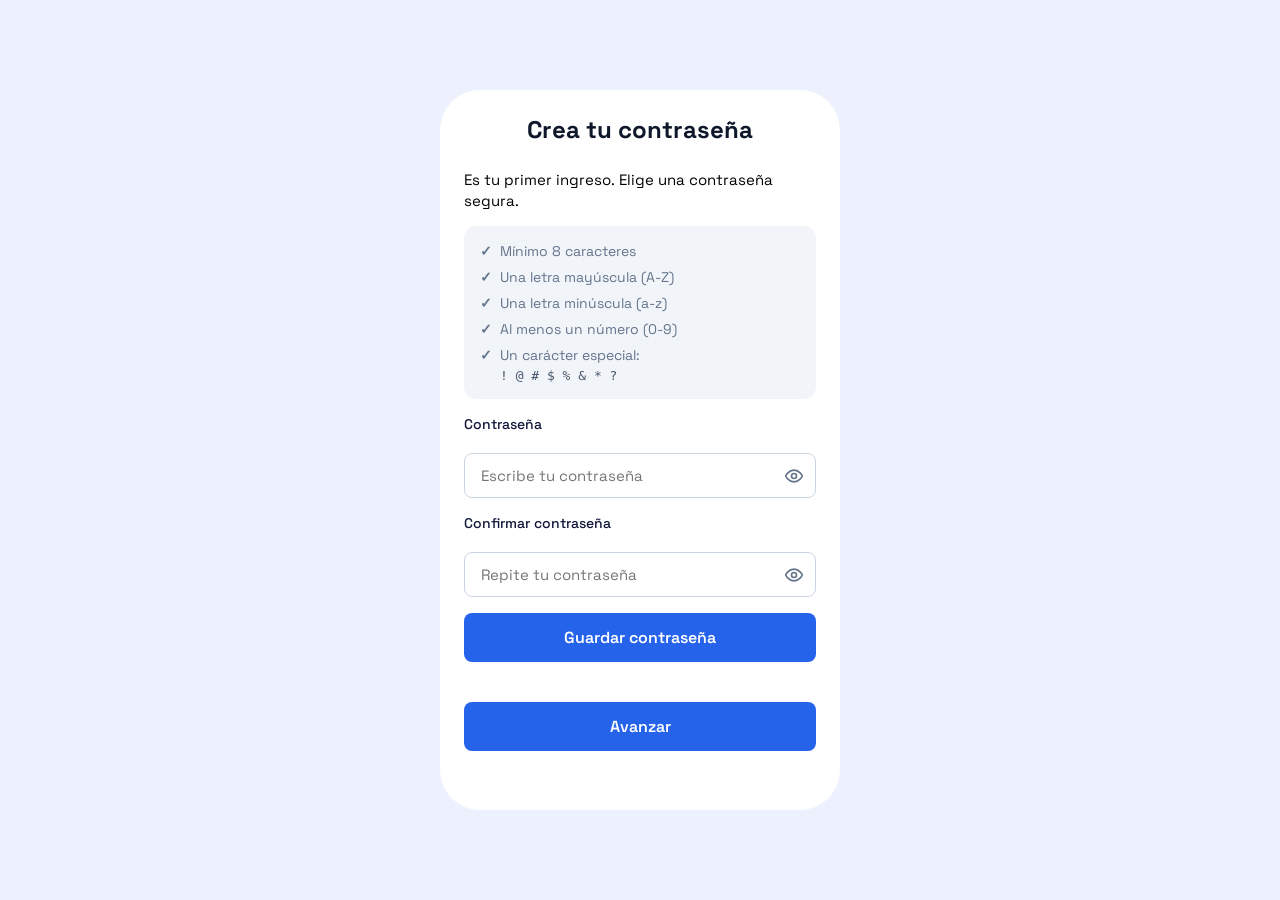
<file: Contraseña/contra.html>
<!DOCTYPE html>
<html lang="es">
<head>
  <meta charset="UTF-8">
  <meta name="viewport" content="width=device-width, initial-scale=1.0">
  <link rel="preconnect" href="https://fonts.googleapis.com">
  <link rel="preconnect" href="https://fonts.gstatic.com" crossorigin>
  <link href="https://fonts.googleapis.com/css2?family=Space+Grotesk:wght@300..700&display=swap" rel="stylesheet">
    <link rel="preconnect" href="https://fonts.googleapis.com">
    <link rel="preconnect" href="https://fonts.gstatic.com" crossorigin>
    <link href="https://fonts.googleapis.com/css2?family=Space+Grotesk:wght@300..700&display=swap" rel="stylesheet">
 

  <title>Crea tu contraseña - Moneta</title>
  <link rel="stylesheet" href="pass.css">
</head>
<body>

  <!-- Contenedor Principal -->
  <main class="main-container">

    <!-- Logo Moneta -->
     <div class="fondo">
   

    <h1 class="title">Crea tu contraseña</h1>

    <h3 class="text_logo">Es tu primer ingreso. Elige una contraseña segura.</h3>

       <!-- Formulario con validación nativa HTML5 -->
    <form class="password-form" id="passwordForm">
      
      <!-- Cuadro de Requisitos de Contraseña -->
      <div class="requirements-card">
        <ul class="requirements-list">
          <li class="requirement-item" id="req-length">
            <span class="check-icon">✓</span>
            <span>Mínimo 8 caracteres</span>
          </li>
          <li class="requirement-item" id="req-uppercase">
            <span class="check-icon">✓</span>
            <span>Una letra mayúscula (A-Z)</span>
          </li>
          <li class="requirement-item" id="req-lowercase">
            <span class="check-icon">✓</span>
            <span>Una letra minúscula (a-z)</span>
          </li>
          <li class="requirement-item" id="req-number">
            <span class="check-icon">✓</span>
            <span>Al menos un número (0-9)</span>
          </li>
          <li class="requirement-item special-char-item" id="req-special">
            <div class="special-char-label">
              <span class="check-icon">✓</span>
              <span>Un carácter especial:</span>
            </div>
            <div class="special-char-box">
              ! @ # $ % & * ?
            </div>
          </li>
        </ul>
      </div>

      <!-- Campo 1: Escribe tu contraseña -->
       <label class="form_label"for="password">Contraseña</label>
      <div class="input-group input-wrapper">
        <input type="checkbox" id="toggle-pass1" class="toggle-checkbox">
        
        
        <input 
          type="password" 
          name="password" 
          class="input-password"
          placeholder="Escribe tu contraseña"
          minlength="8"
          pattern="(?=.*\d)(?=.*[a-z])(?=.*[A-Z])(?=.*[!@#$%^&*()_+\-=\[\]{};':&quot;\\|,.<>\/?]).{8,}"
          required
        >
        
        <input 
          type="text" 
          class="input-text"
          placeholder="Escribe tu contraseña"
          minlength="8"
          pattern="(?=.*\d)(?=.*[a-z])(?=.*[A-Z])(?=.*[!@#$%^&*()_+\-=\[\]{};':&quot;\\|,.<>\/?]).{8,}"
        >

        <label for="toggle-pass1" class="toggle-label" aria-label="Mostrar u ocultar contraseña">
          <svg class="eye-icon eye-on" width="20" height="20" viewBox="0 0 24 24" fill="none" stroke="currentColor" stroke-width="2" stroke-linecap="round" stroke-linejoin="round">
            <path d="M2 12s3-7 10-7 10 7 10 7-3 7-10 7-10-7-10-7z"></path>
            <circle cx="12" cy="12" r="3"></circle>
          </svg>
          <svg class="eye-icon eye-off" width="20" height="20" viewBox="0 0 24 24" fill="none" stroke="currentColor" stroke-width="2" stroke-linecap="round" stroke-linejoin="round">
            <path d="M17.94 17.94A10.07 10.07 0 0 1 12 19c-7 0-10-7-10-7a18.45 18.45 0 0 1 5.06-5.94M9.9 4.24A9.12 9.12 0 0 1 12 4c7 0 10 7 10 7a18.5 18.5 0 0 1-2.16 3.19m-6.72-1.07a3 3 0 1 1-4.24-4.24"></path>
            <line x1="1" y1="1" x2="23" y2="23"></line>
          </svg>
        </label>
      </div>

      <!-- Campo 2: Repite tu contraseña -->
        <label class="form_label" for="confirm-password">Confirmar contraseña</label>
      <div class="input-group input-wrapper">
        <input type="checkbox" id="toggle-pass2" class="toggle-checkbox">

        <input 
          type="password" 
          name="confirmPassword" 
          class="input-password"
          placeholder="Repite tu contraseña"
          minlength="8"
          pattern="(?=.*\d)(?=.*[a-z])(?=.*[A-Z])(?=.*[!@#$%^&*()_+\-=\[\]{};':&quot;\\|,.<>\/?]).{8,}"
          required
        >

        <input 
          type="text" 
          class="input-text"
          placeholder="Repite tu contraseña"
          minlength="8"
          pattern="(?=.*\d)(?=.*[a-z])(?=.*[A-Z])(?=.*[!@#$%^&*()_+\-=\[\]{};':&quot;\\|,.<>\/?]).{8,}"
        >

        <label for="toggle-pass2" class="toggle-label" aria-label="Mostrar u ocultar contraseña">
          <svg class="eye-icon eye-on" width="20" height="20" viewBox="0 0 24 24" fill="none" stroke="currentColor" stroke-width="2" stroke-linecap="round" stroke-linejoin="round">
            <path d="M2 12s3-7 10-7 10 7 10 7-3 7-10 7-10-7-10-7z"></path>
            <circle cx="12" cy="12" r="3"></circle>
          </svg>
          <svg class="eye-icon eye-off" width="20" height="20" viewBox="0 0 24 24" fill="none" stroke="currentColor" stroke-width="2" stroke-linecap="round" stroke-linejoin="round">
            <path d="M17.94 17.94A10.07 10.07 0 0 1 12 19c-7 0-10-7-10-7a18.45 18.45 0 0 1 5.06-5.94M9.9 4.24A9.12 9.12 0 0 1 12 4c7 0 10 7 10 7a18.5 18.5 0 0 1-2.16 3.19m-6.72-1.07a3 3 0 1 1-4.24-4.24"></path>
            <line x1="1" y1="1" x2="23" y2="23"></line>
          </svg>
        </label>
      </div>

      <!-- Botón de Envío -->
      <button type="submit" id="submitBtn" class="submit-btn">Guardar contraseña</button>
       <button type="button" class="bt2" onclick="window.location.href='../otp/codigo_otp.html'">Avanzar</button>
    </form>
    </div>
  </main>

  <footer class="footer"></footer>

</body>
</html>
</file>
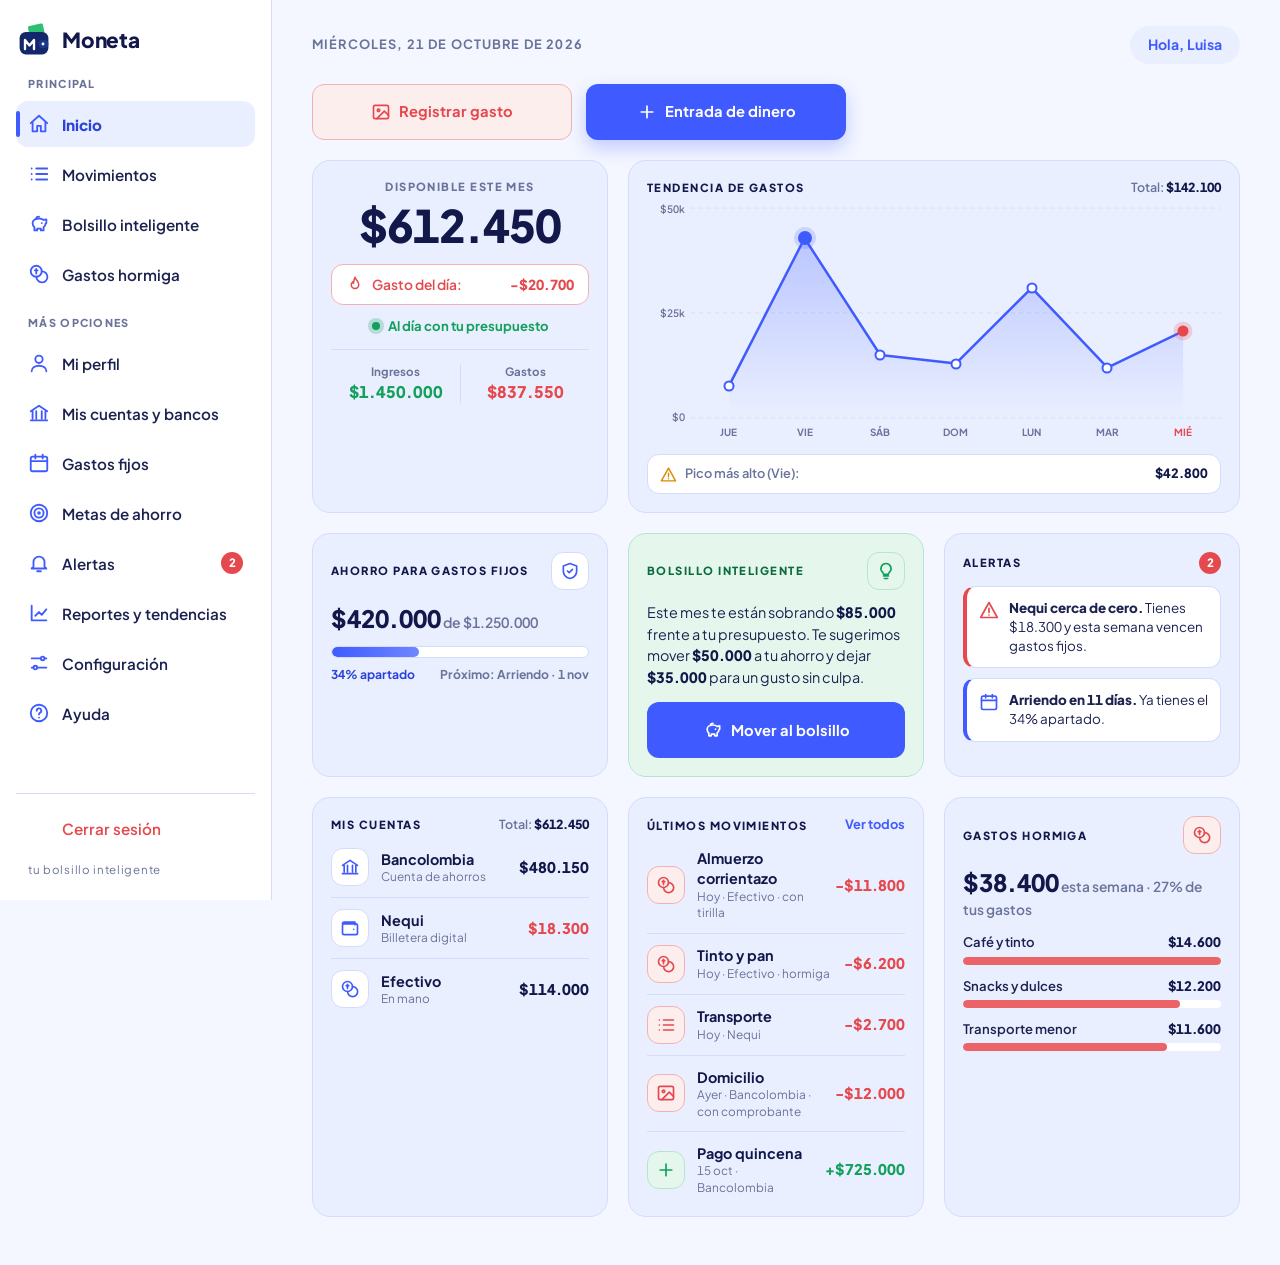
<file: Home/home (1).html>
<!DOCTYPE html>
<html lang="es">
<head>
  <meta charset="UTF-8">
  <meta name="viewport" content="width=device-width, initial-scale=1">
  <meta name="theme-color" content="#3f5bff">
  <title>Moneta · Inicio</title>
  <link rel="preconnect" href="https://fonts.googleapis.com">
  <link rel="preconnect" href="https://fonts.gstatic.com" crossorigin>
  <link href="https://fonts.googleapis.com/css2?family=Plus+Jakarta+Sans:wght@500;600;700;800&display=swap" rel="stylesheet">
  <link rel="stylesheet" href="styles.css">
</head>
<body>

  <svg width="0" height="0" style="position:absolute" aria-hidden="true" focusable="false">
    <symbol id="i-logo" viewBox="0 0 40 40">
      <rect x="14" y="3" width="17" height="12" rx="2" fill="#2fbf71" transform="rotate(-12 22 9)"/>
      <rect x="4" y="11" width="32" height="25" rx="7" fill="#12286b"/>
      <rect x="25" y="20" width="11" height="9" rx="4.5" fill="#1d3a8a"/>
      <circle cx="30" cy="24.5" r="1.6" fill="#fff"/>
      <path d="M10 30V20l5 6 5-6v10" fill="none" stroke="#fff" stroke-width="2.6" stroke-linecap="round" stroke-linejoin="round"/>
    </symbol>
    <symbol id="i-home" viewBox="0 0 24 24"><path d="M3 11l9-8 9 8"/><path d="M5 10v10h5v-6h4v6h5V10"/></symbol>
    <symbol id="i-list" viewBox="0 0 24 24"><path d="M9 6h12M9 12h12M9 18h12"/><path d="M4 6h.01M4 12h.01M4 18h.01"/></symbol>
    <symbol id="i-piggy" viewBox="0 0 24 24"><path d="M5 11c0-3 3-5 7-5 2 0 3.700.6 5 1.600L20 7v4l-1 1c0 1.500-.7 2.700-2 3.600V19h-3v-2h-4v2H7v-3.400C5.700 14.700 5 13 5 11z"/><path d="M15 11h.01"/><path d="M9 6.500C9 5 10 4 12 4"/></symbol>
    <symbol id="i-coins" viewBox="0 0 24 24"><circle cx="9" cy="9" r="6"/><path d="M9 6.500v5M7.500 8h3"/><path d="M15 9.200A6 6 0 1 1 9.200 15"/></symbol>
    <symbol id="i-plus" viewBox="0 0 24 24"><path d="M12 5v14M5 12h14"/></symbol>
    <symbol id="i-mic" viewBox="0 0 24 24"><rect x="9" y="3" width="6" height="11" rx="3"/><path d="M5 11a7 7 0 0 0 14 0M12 18v3"/></symbol>
    <symbol id="i-receipt" viewBox="0 0 24 24"><rect x="3" y="4" width="18" height="16" rx="2"/><circle cx="9" cy="10" r="1.500"/><path d="M21 16l-5-5-9 9"/></symbol>
    <symbol id="i-wallet" viewBox="0 0 24 24"><path d="M3 7a2 2 0 0 1 2-2h13v3"/><rect x="3" y="7" width="18" height="13" rx="2"/><path d="M16.500 13.500h.01"/></symbol>
    <symbol id="i-bell" viewBox="0 0 24 24"><path d="M6 16v-5a6 6 0 0 1 12 0v5l2 2H4z"/><path d="M10 21h4"/></symbol>
    <symbol id="i-target" viewBox="0 0 24 24"><circle cx="12" cy="12" r="9"/><circle cx="12" cy="12" r="5"/><circle cx="12" cy="12" r="1"/></symbol>
    <symbol id="i-chart" viewBox="0 0 24 24"><path d="M4 20V4M4 20h16M8 15l4-4 3 3 5-6"/></symbol>
    <symbol id="i-user" viewBox="0 0 24 24"><circle cx="12" cy="8" r="4"/><path d="M4 21c0-4 4-6 8-6s8 2 8 6"/></symbol>
    <symbol id="i-sliders" viewBox="0 0 24 24"><path d="M4 7h10M18 7h2M4 17h2M10 17h10"/><circle cx="16" cy="7" r="2"/><circle cx="8" cy="17" r="2"/></symbol>
    <symbol id="i-logout" viewBox="0 0 24 24"><path d="M9 4H5v16h4M16 8l4 4-4 4M20 12H9"/></symbol>
    <symbol id="i-menu" viewBox="0 0 24 24"><path d="M4 6h16M4 12h16M4 18h16"/></symbol>
    <symbol id="i-close" viewBox="0 0 24 24"><path d="M6 6l12 12M18 6L6 18"/></symbol>
    <symbol id="i-bank" viewBox="0 0 24 24"><path d="M3 10l9-6 9 6M5 10v8M9 10v8M15 10v8M19 10v8M3 20h18"/></symbol>
    <symbol id="i-bulb" viewBox="0 0 24 24"><path d="M9 18h6M10 21h4M12 3a6 6 0 0 0-4 10.500c.7.700 1 1.500 1 2.500h6c0-1 .3-1.800 1-2.500A6 6 0 0 0 12 3z"/></symbol>
    <symbol id="i-calendar" viewBox="0 0 24 24"><rect x="3" y="5" width="18" height="16" rx="2"/><path d="M3 10h18M8 3v4M16 3v4"/></symbol>
    <symbol id="i-alert" viewBox="0 0 24 24"><path d="M12 3l10 18H2z"/><path d="M12 10v5M12 18h.01"/></symbol>
    <symbol id="i-flame" viewBox="0 0 24 24"><path d="M12 3c1 4 5 5 5 10a5 5 0 0 1-10 0c0-2 1-3 2-4 0 2 1 2 1 2 0-3 1-5 2-8z"/></symbol>
    <symbol id="i-shield" viewBox="0 0 24 24"><path d="M12 3l8 3v6c0 5-3.500 8-8 9-4.500-1-8-4-8-9V6z"/><path d="M9 12l2 2 4-4"/></symbol>
    <symbol id="i-help" viewBox="0 0 24 24"><circle cx="12" cy="12" r="9"/><path d="M9.500 9.500a2.500 2.500 0 1 1 3.500 2.300c-.7.400-1 .9-1 1.700M12 17h.01"/></symbol>
  </svg>

  <div class="app">

    <input type="checkbox" id="menu-toggle" class="menu-toggle" aria-label="Abrir o cerrar el menú">

    <header class="topbar">
      <a class="brand" href="home.html" aria-label="Moneta, ir al inicio">
        <svg class="logo" aria-hidden="true"><use href="#i-logo"/></svg>
        <span>Moneta</span>
      </a>

      <div class="topbar-actions">
        <span class="greeting">Hola, Luisa</span>
        <label class="burger" for="menu-toggle" aria-label="Menú">
          <svg class="icon" aria-hidden="true"><use href="#i-menu"/></svg>
        </label>
      </div>

      <p class="date"><time datetime="2026-10-21">Miércoles, 21 de octubre de 2026</time></p>
    </header>

    <label class="overlay" for="menu-toggle" aria-hidden="true"></label>

    <aside class="drawer" aria-label="Menú de navegación">
      <div class="drawer-head">
        <a class="brand" href="home.html" aria-label="Moneta">
          <svg class="logo" aria-hidden="true"><use href="#i-logo"/></svg>
          <span>Moneta</span>
        </a>
        <label class="drawer-close" for="menu-toggle" aria-label="Cerrar menú">
          <svg class="icon" aria-hidden="true"><use href="#i-close"/></svg>
        </label>
      </div>

      <nav class="nav-group nav-group--main" aria-label="Opciones principales">
        <p class="nav-title">Principal</p>
        <a class="nav-link is-active" href="home.html" aria-current="page">
          <svg class="icon" aria-hidden="true"><use href="#i-home"/></svg><span>Inicio</span>
        </a>
        <a class="nav-link" href="#movimientos">
          <svg class="icon" aria-hidden="true"><use href="#i-list"/></svg><span>Movimientos</span>
        </a>
        <a class="nav-link" href="#bolsillo">
          <svg class="icon" aria-hidden="true"><use href="#i-piggy"/></svg><span>Bolsillo inteligente</span>
        </a>
        <a class="nav-link" href="#hormiga">
          <svg class="icon" aria-hidden="true"><use href="#i-coins"/></svg><span>Gastos hormiga</span>
        </a>
      </nav>

      <nav class="nav-group" aria-label="Más opciones">
        <p class="nav-title">Más opciones</p>
        <a class="nav-link" href="#perfil">
          <svg class="icon" aria-hidden="true"><use href="#i-user"/></svg><span>Mi perfil</span>
        </a>
        <a class="nav-link" href="#cuentas">
          <svg class="icon" aria-hidden="true"><use href="#i-bank"/></svg><span>Mis cuentas y bancos</span>
        </a>
        <a class="nav-link" href="#gastos-fijos">
          <svg class="icon" aria-hidden="true"><use href="#i-calendar"/></svg><span>Gastos fijos</span>
        </a>
        <a class="nav-link" href="#metas">
          <svg class="icon" aria-hidden="true"><use href="#i-target"/></svg><span>Metas de ahorro</span>
        </a>
        <a class="nav-link" href="#alertas">
          <svg class="icon" aria-hidden="true"><use href="#i-bell"/></svg><span>Alertas</span>
          <span class="badge" aria-label="2 alertas nuevas">2</span>
        </a>
        <a class="nav-link" href="#reportes">
          <svg class="icon" aria-hidden="true"><use href="#i-chart"/></svg><span>Reportes y tendencias</span>
        </a>
        <a class="nav-link" href="#configuracion">
          <svg class="icon" aria-hidden="true"><use href="#i-sliders"/></svg><span>Configuración</span>
        </a>
        <a class="nav-link" href="#ayuda">
          <svg class="icon" aria-hidden="true"><use href="#i-help"/></svg><span>Ayuda</span>
        </a>
      </nav>

      <div class="drawer-foot">
        <a class="nav-link nav-link--logout" href="../login/login.html">
          <svg class="icon" aria-hidden="true"><use href="../login/login.html"/></svg>
          <span>Cerrar sesión</span>
        </a>
        <p class="slogan">tu bolsillo inteligente</p>
      </div> 
    </aside>

    <main class="content">
      <h1 class="visually-hidden">Inicio</h1>

      <section class="actions" aria-label="Acciones rápidas">
        <a class="btn btn--expense" href="#registrar-gasto">
          <svg class="icon" aria-hidden="true"><use href="#i-receipt"/></svg>
          <span>Registrar gasto</span>
        </a>
        <a class="btn btn--income" href="#entrada-de-dinero">
          <svg class="icon" aria-hidden="true"><use href="#i-plus"/></svg>
          <span>Entrada de dinero</span>
        </a>
      </section>

      <section class="card balance" aria-labelledby="t-disponible">
        <h2 class="card-title card-title--center" id="t-disponible">Disponible este mes</h2>
        <p class="balance-amount">$612.450</p>

        <p class="chip chip--expense">
          <svg class="icon" aria-hidden="true"><use href="#i-flame"/></svg>
          <span>Gasto del día:</span>
          <strong>-$20.700</strong>
        </p>

        <p class="status"><span class="status-dot" aria-hidden="true"></span>Al día con tu presupuesto</p>

        <dl class="mini-stats">
          <div>
            <dt>Ingresos</dt>
            <dd class="pos">$1.450.000</dd>
          </div>
          <div>
            <dt>Gastos</dt>
            <dd class="neg">$837.550</dd>
          </div>
        </dl>
      </section>

      <section class="card trend" aria-labelledby="t-tendencia">
        <div class="card-head">
          <h2 class="card-title" id="t-tendencia">Tendencia de gastos</h2>
          <p class="card-total">Total: <strong>$142.100</strong></p>
        </div>

        <div class="chart" role="img" aria-label="Gastos de los últimos 7 días: jueves $7.600, viernes $42.800, sábado $15.000, domingo $13.000, lunes $31.000, martes $12.000, miércoles $20.700">
          <ul class="y-axis" aria-hidden="true">
            <li>$50k</li>
            <li>$25k</li>
            <li>$0</li>
          </ul>

          <div class="plot" aria-hidden="true">
            <svg viewBox="0 0 700 100" preserveAspectRatio="none" focusable="false">
              <defs>
                <linearGradient id="area" x1="0" y1="0" x2="0" y2="1">
                  <stop offset="0" stop-color="#3f5bff" stop-opacity=".28"/>
                  <stop offset="1" stop-color="#3f5bff" stop-opacity="0"/>
                </linearGradient>
              </defs>
              <line class="grid" x1="0" y1="0" x2="700" y2="0"/>
              <line class="grid" x1="0" y1="50" x2="700" y2="50"/>
              <line class="grid" x1="0" y1="100" x2="700" y2="100"/>
              <polygon class="area" points="50,84.8 150,14.4 250,70 350,74 450,38 550,76 650,58.6 650,100 50,100"/>
              <polyline class="line" points="50,84.8 150,14.4 250,70 350,74 450,38 550,76 650,58.6"/>
            </svg>
            <span class="dot" style="--x:7.143;--v:15.2"></span>
            <span class="dot dot--peak" style="--x:21.429;--v:85.6"></span>
            <span class="dot" style="--x:35.714;--v:30"></span>
            <span class="dot" style="--x:50;--v:26"></span>
            <span class="dot" style="--x:64.286;--v:62"></span>
            <span class="dot" style="--x:78.571;--v:24"></span>
            <span class="dot dot--today" style="--x:92.857;--v:41.4"></span>
          </div>

          <ol class="x-axis" aria-hidden="true">
            <li>JUE</li><li>VIE</li><li>SÁB</li><li>DOM</li><li>LUN</li><li>MAR</li><li class="today">MIÉ</li>
          </ol>
        </div>

        <p class="peak">
          <svg class="icon" aria-hidden="true"><use href="#i-alert"/></svg>
          <span>Pico más alto (Vie):</span>
          <strong>$42.800</strong>
        </p>
      </section>

      <section class="card saving" id="gastos-fijos" aria-labelledby="t-ahorro">
        <div class="card-head">
          <h2 class="card-title" id="t-ahorro">Ahorro para gastos fijos</h2>
          <span class="icon-box" aria-hidden="true"><svg class="icon"><use href="#i-shield"/></svg></span>
        </div>

        <p class="saving-amount"><strong>$420.000</strong> <span>de $1.250.000</span></p>
        <div class="progress" role="progressbar" aria-label="Avance del ahorro para gastos fijos" aria-valuemin="0" aria-valuemax="100" aria-valuenow="34">
          <span style="width:34%"></span>
        </div>
        <p class="saving-meta">
          <span>34% apartado</span>
          <span>Próximo: Arriendo · 1 nov</span>
        </p>
      </section>

      <section class="card tip" id="bolsillo" aria-labelledby="t-tip">
        <div class="card-head">
          <h2 class="card-title" id="t-tip">Bolsillo inteligente</h2>
          <span class="icon-box icon-box--green" aria-hidden="true"><svg class="icon"><use href="#i-bulb"/></svg></span>
        </div>
        <p class="tip-text">Este mes te están sobrando <strong>$85.000</strong> frente a tu presupuesto. Te sugerimos mover <strong>$50.000</strong> a tu ahorro y dejar <strong>$35.000</strong> para un gusto sin culpa.</p>
        <a class="btn btn--small" href="#mover-al-bolsillo">
          <svg class="icon" aria-hidden="true"><use href="#i-piggy"/></svg>
          <span>Mover al bolsillo</span>
        </a>
      </section>

      <section class="card alerts" id="alertas" aria-labelledby="t-alertas">
        <div class="card-head">
          <h2 class="card-title" id="t-alertas">Alertas</h2>
          <span class="badge">2</span>
        </div>
        <ul class="alert-list">
          <li class="alert alert--danger">
            <svg class="icon" aria-hidden="true"><use href="#i-alert"/></svg>
            <p><strong>Nequi cerca de cero.</strong> Tienes $18.300 y esta semana vencen gastos fijos.</p>
          </li>
          <li class="alert alert--info">
            <svg class="icon" aria-hidden="true"><use href="#i-calendar"/></svg>
            <p><strong>Arriendo en 11 días.</strong> Ya tienes el 34% apartado.</p>
          </li>
        </ul>
      </section>

      <section class="card accounts" id="cuentas" aria-labelledby="t-cuentas">
        <div class="card-head">
          <h2 class="card-title" id="t-cuentas">Mis cuentas</h2>
          <p class="card-total">Total: <strong>$612.450</strong></p>
        </div>
        <ul class="account-list">
          <li>
            <span class="icon-box" aria-hidden="true"><svg class="icon"><use href="#i-bank"/></svg></span>
            <div><p class="row-title">Bancolombia</p><p class="row-meta">Cuenta de ahorros</p></div>
            <p class="row-amount">$480.150</p>
          </li>
          <li>
            <span class="icon-box" aria-hidden="true"><svg class="icon"><use href="#i-wallet"/></svg></span>
            <div><p class="row-title">Nequi</p><p class="row-meta">Billetera digital</p></div>
            <p class="row-amount row-amount--low">$18.300</p>
          </li>
          <li>
            <span class="icon-box" aria-hidden="true"><svg class="icon"><use href="#i-coins"/></svg></span>
            <div><p class="row-title">Efectivo</p><p class="row-meta">En mano</p></div>
            <p class="row-amount">$114.000</p>
          </li>
        </ul>
      </section>

      <section class="card moves" id="movimientos" aria-labelledby="t-movs">
        <div class="card-head">
          <h2 class="card-title" id="t-movs">Últimos movimientos</h2>
          <a class="link" href="#movimientos-todos">Ver todos</a>
        </div>
        <ul class="tx-list">
          <li>
            <span class="icon-box icon-box--red" aria-hidden="true"><svg class="icon"><use href="#i-coins"/></svg></span>
            <div><p class="row-title">Almuerzo corrientazo</p><p class="row-meta">Hoy · Efectivo · con tirilla</p></div>
            <p class="row-amount neg">-$11.800</p>
          </li>
          <li>
            <span class="icon-box icon-box--red" aria-hidden="true"><svg class="icon"><use href="#i-coins"/></svg></span>
            <div><p class="row-title">Tinto y pan</p><p class="row-meta">Hoy · Efectivo · hormiga</p></div>
            <p class="row-amount neg">-$6.200</p>
          </li>
          <li>
            <span class="icon-box icon-box--red" aria-hidden="true"><svg class="icon"><use href="#i-list"/></svg></span>
            <div><p class="row-title">Transporte</p><p class="row-meta">Hoy · Nequi</p></div>
            <p class="row-amount neg">-$2.700</p>
          </li>
          <li>
            <span class="icon-box icon-box--red" aria-hidden="true"><svg class="icon"><use href="#i-receipt"/></svg></span>
            <div><p class="row-title">Domicilio</p><p class="row-meta">Ayer · Bancolombia · con comprobante</p></div>
            <p class="row-amount neg">-$12.000</p>
          </li>
          <li>
            <span class="icon-box icon-box--green" aria-hidden="true"><svg class="icon"><use href="#i-plus"/></svg></span>
            <div><p class="row-title">Pago quincena</p><p class="row-meta">15 oct · Bancolombia</p></div>
            <p class="row-amount pos">+$725.000</p>
          </li>
        </ul>
      </section>

      <section class="card ants" id="hormiga" aria-labelledby="t-hormiga">
        <div class="card-head">
          <h2 class="card-title" id="t-hormiga">Gastos hormiga</h2>
          <span class="icon-box icon-box--red" aria-hidden="true"><svg class="icon"><use href="#i-coins"/></svg></span>
        </div>
        <p class="ants-summary"><strong>$38.400</strong> esta semana <span>· 27% de tus gastos</span></p>
        <ul class="bar-list">
          <li>
            <p><span>Café y tinto</span><strong>$14.600</strong></p>
            <div class="bar"><span style="width:100%"></span></div>
          </li>
          <li>
            <p><span>Snacks y dulces</span><strong>$12.200</strong></p>
            <div class="bar"><span style="width:84%"></span></div>
          </li>
          <li>
            <p><span>Transporte menor</span><strong>$11.600</strong></p>
            <div class="bar"><span style="width:79%"></span></div>
          </li>
        </ul>
      </section>
    </main>

    <nav class="bottom-nav" aria-label="Navegación principal">
      <a class="bottom-link is-active" href="home.html" aria-current="page">
        <span class="ico"><svg class="icon" aria-hidden="true"><use href="#i-home"/></svg></span>
        <span class="label">Inicio</span>
      </a>
      <a class="bottom-link" href="#movimientos">
        <span class="ico"><svg class="icon" aria-hidden="true"><use href="#i-list"/></svg></span>
        <span class="label">Movimientos</span>
      </a>
      <a class="bottom-link" href="#bolsillo">
        <span class="ico"><svg class="icon" aria-hidden="true"><use href="#i-piggy"/></svg></span>
        <span class="label">Bolsillo inteligente</span>
      </a>
      <a class="bottom-link" href="#hormiga">
        <span class="ico"><svg class="icon" aria-hidden="true"><use href="#i-coins"/></svg></span>
        <span class="label">Gastos hormiga</span>
      </a>
    </nav>

    <div class="modal" id="registrar-gasto" role="dialog" aria-modal="true" aria-labelledby="t-modal">
      <a class="modal-backdrop" href="#" aria-label="Cerrar ventana" tabindex="-1"></a>

      <form class="sheet" action="#" method="get">
        <div class="sheet-head">
          <div>
            <h2 id="t-modal">Registrar gasto</h2>
            <p>Que no se quede ningún peso por fuera.</p>
          </div>
          <a class="sheet-close" href="#" aria-label="Cerrar">
            <svg class="icon" aria-hidden="true"><use href="#i-close"/></svg>
          </a>
        </div>

        <input class="mode" type="radio" name="modo" id="mode-write" checked>
        <input class="mode" type="radio" name="modo" id="mode-voice">

        <div class="tabs" role="presentation">
          <label for="mode-write">
            <svg class="icon" aria-hidden="true"><use href="#i-list"/></svg><span>Escribirlo</span>
          </label>
          <label for="mode-voice">
            <svg class="icon" aria-hidden="true"><use href="#i-mic"/></svg><span>Nota de voz</span>
          </label>
        </div>

        <div class="panel panel-write">
          <label class="field" for="f-desc">
            <span class="field-label">¿En qué gastaste?</span>
            <input id="f-desc" name="descripcion" type="text" placeholder="Ej: Almuerzo, tinto, domicilio…" autocomplete="off">
          </label>
        </div>

        <div class="panel panel-voice">
          <button class="mic-btn" type="button" aria-label="Grabar nota de voz">
            <svg class="icon" aria-hidden="true"><use href="#i-mic"/></svg>
          </button>
          <div class="wave" aria-hidden="true">
            <span></span><span></span><span></span><span></span><span></span><span></span><span></span><span></span><span></span>
          </div>
          <p class="voice-hint hint-idle">Toca el micrófono y cuéntanos tu gasto.<br><em>“Gasté 12 mil en un tinto con pan en efectivo”</em></p>
          <p class="voice-hint hint-rec">Escuchando… toca de nuevo para terminar.</p>
        </div>

        <div class="fields">
          <label class="field field--amount" for="f-monto">
            <span class="field-label">Monto</span>
            <span class="money"><b>$</b><input id="f-monto" name="monto" type="text" inputmode="numeric" placeholder="0" autocomplete="off"></span>
          </label>

          <label class="field" for="f-fecha">
            <span class="field-label">Fecha</span>
            <input id="f-fecha" name="fecha" type="date" value="2026-10-21">
          </label>

          <label class="field" for="f-categoria">
            <span class="field-label">Categoría</span>
            <select id="f-categoria" name="categoria">
              <option>Alimentación</option>
              <option>Transporte</option>
              <option>Hogar y servicios</option>
              <option>Salud</option>
              <option>Educación</option>
              <option>Ocio y salidas</option>
              <option>Compras</option>
              <option>Otros</option>
            </select>
          </label>

          <label class="field" for="f-cuenta">
            <span class="field-label">Pagado con</span>
            <select id="f-cuenta" name="cuenta">
              <option>Bancolombia</option>
              <option>Nequi</option>
              <option>Efectivo</option>
            </select>
          </label>
        </div>

        <label class="check" for="f-hormiga">
          <input id="f-hormiga" name="hormiga" type="checkbox">
          <span class="check-box" aria-hidden="true"></span>
          <span>Es un gasto hormiga <small>(pequeño y frecuente)</small></span>
        </label>

        <fieldset class="upload">
          <legend class="field-label">Factura o comprobante</legend>
          <div class="upload-grid">
            <label class="upload-btn" for="f-foto">
              <svg class="icon" aria-hidden="true"><use href="#i-receipt"/></svg>
              <span>Tomar foto</span>
              <small>Tirilla o recibo</small>
              <input id="f-foto" name="foto" type="file" accept="image/*" capture="environment">
            </label>
            <label class="upload-btn" for="f-archivo">
              <svg class="icon" aria-hidden="true"><use href="#i-plus"/></svg>
              <span>Subir archivo</span>
              <small>Imagen, captura o PDF</small>
              <input id="f-archivo" name="archivo" type="file" accept="image/*,application/pdf" multiple>
            </label>
          </div>
        </fieldset>

        <div class="sheet-foot">
          <a class="btn btn--cancel" href="#">Cancelar</a>
          <button class="btn btn--income btn--save" type="submit">
            <svg class="icon" aria-hidden="true"><use href="#i-shield"/></svg>
            <span>Guardar gasto</span>
          </button>
        </div>
      </form>
    </div>

  </div>
</body>
</html>
</file>
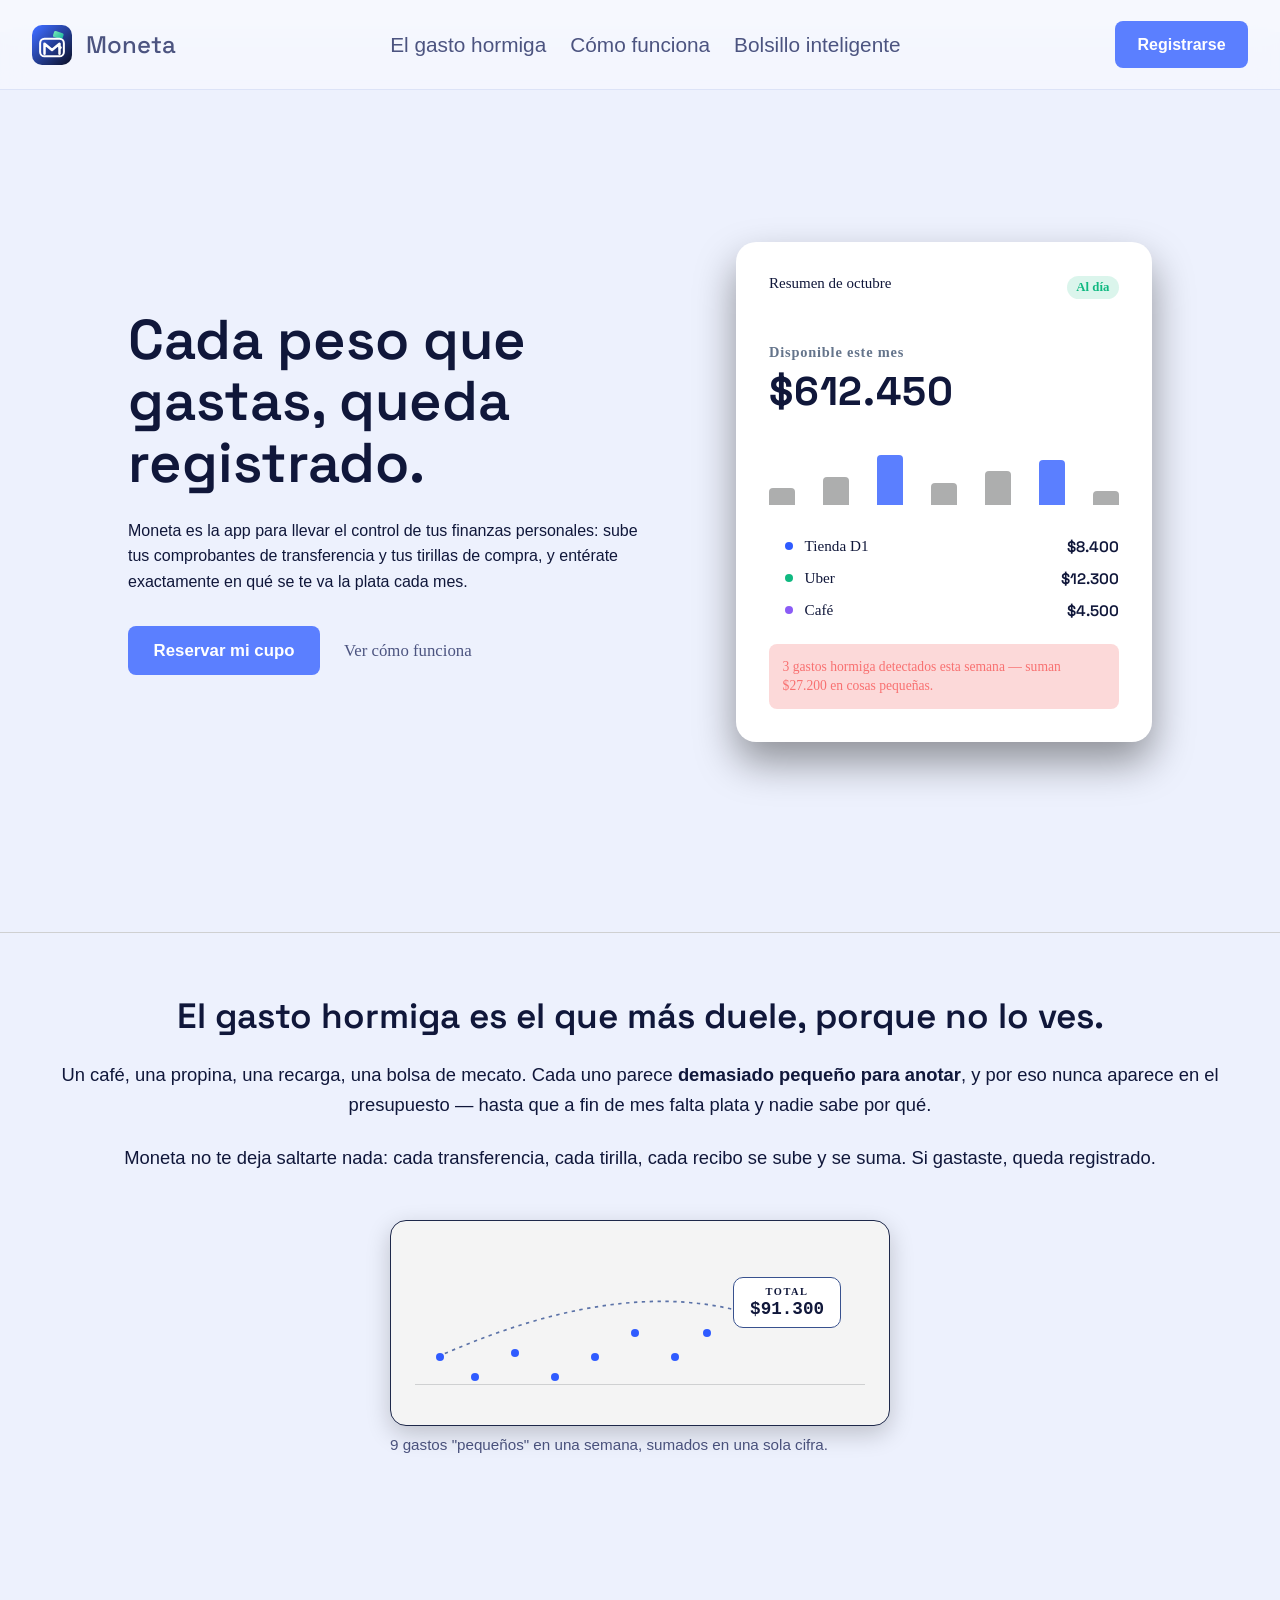
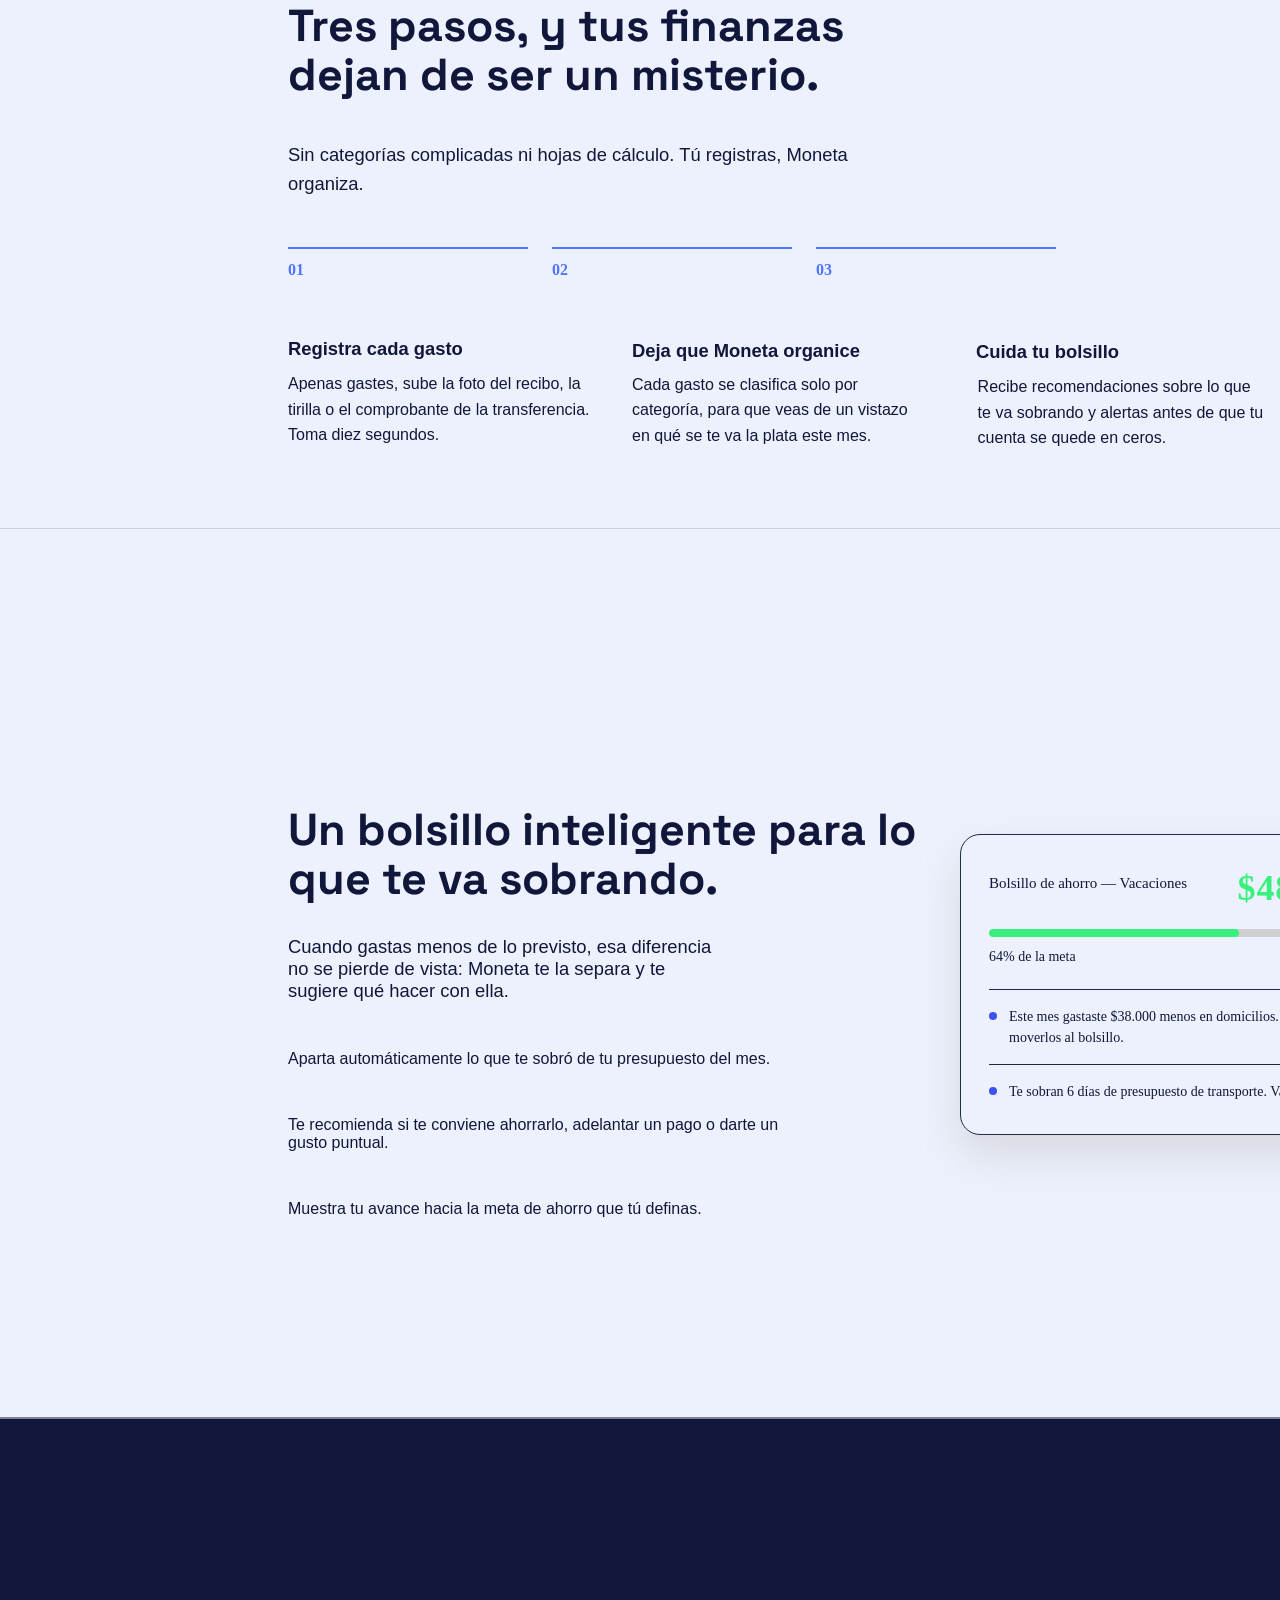
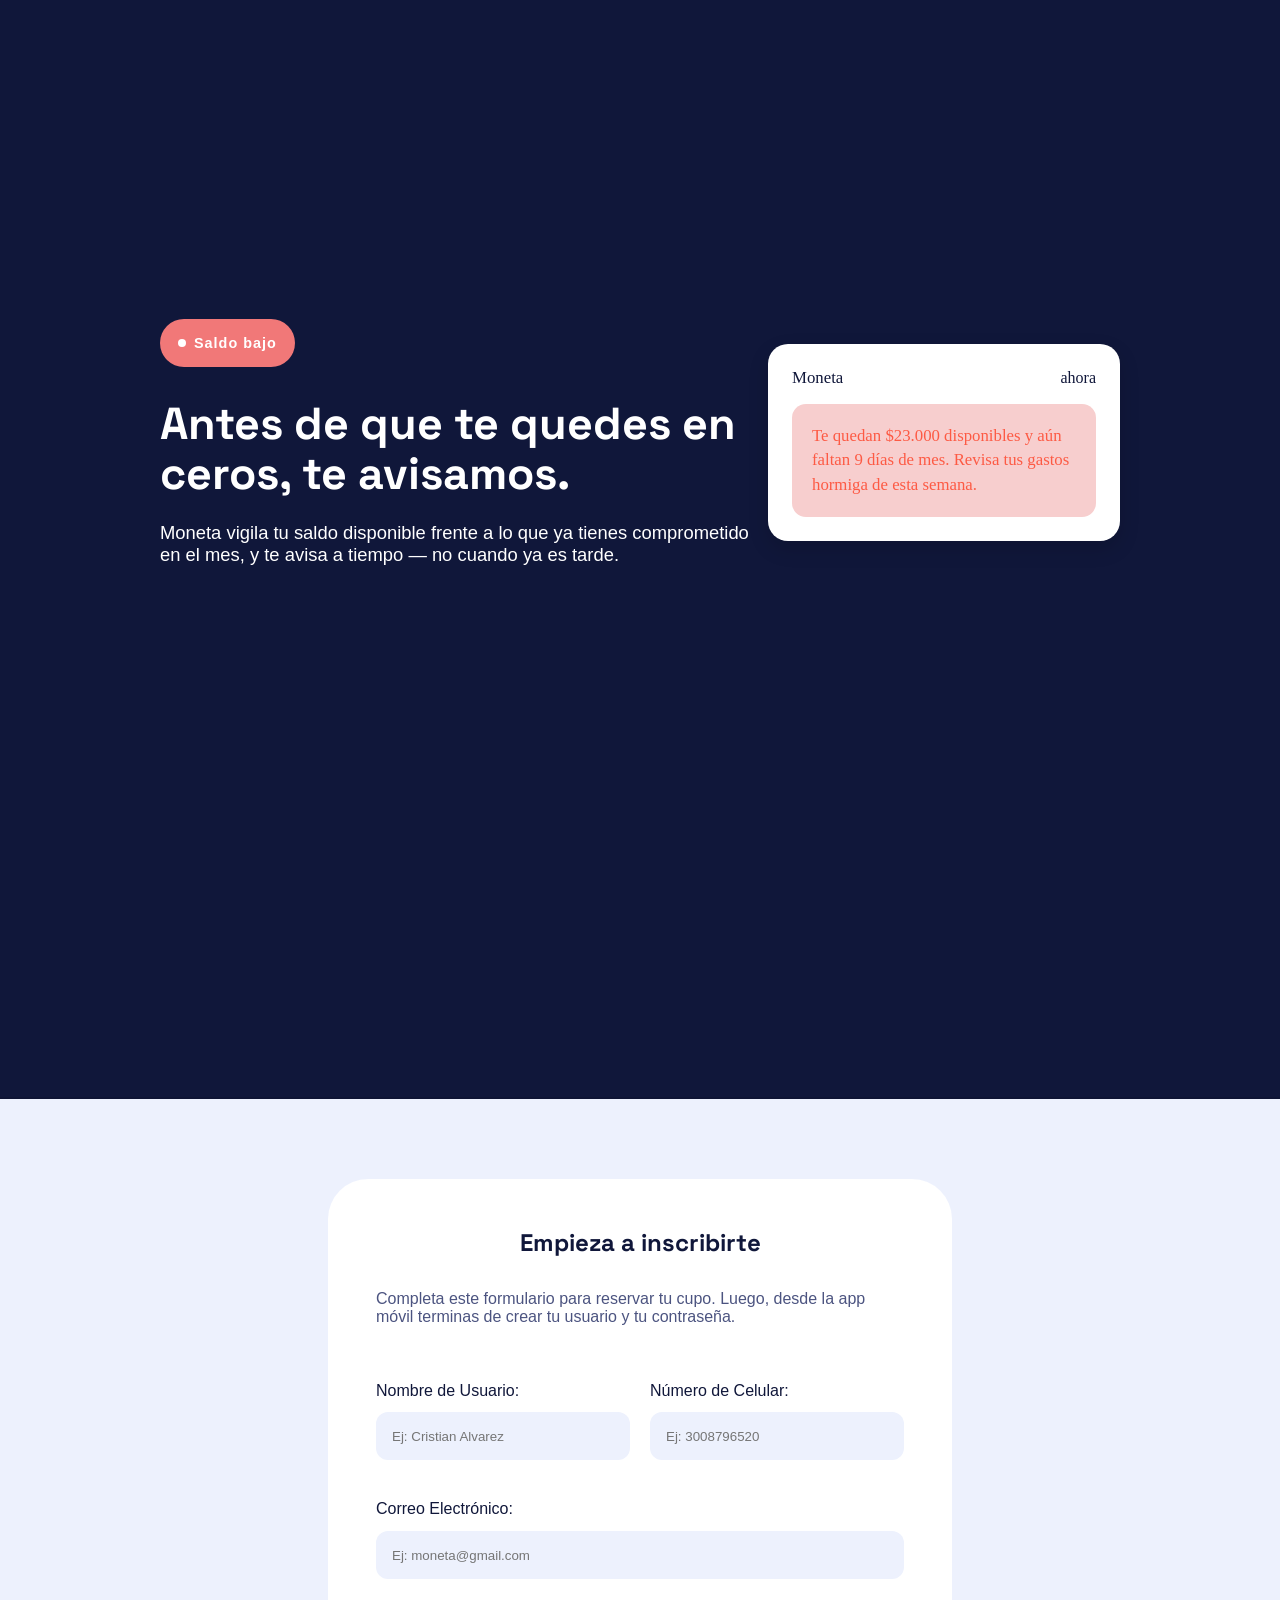
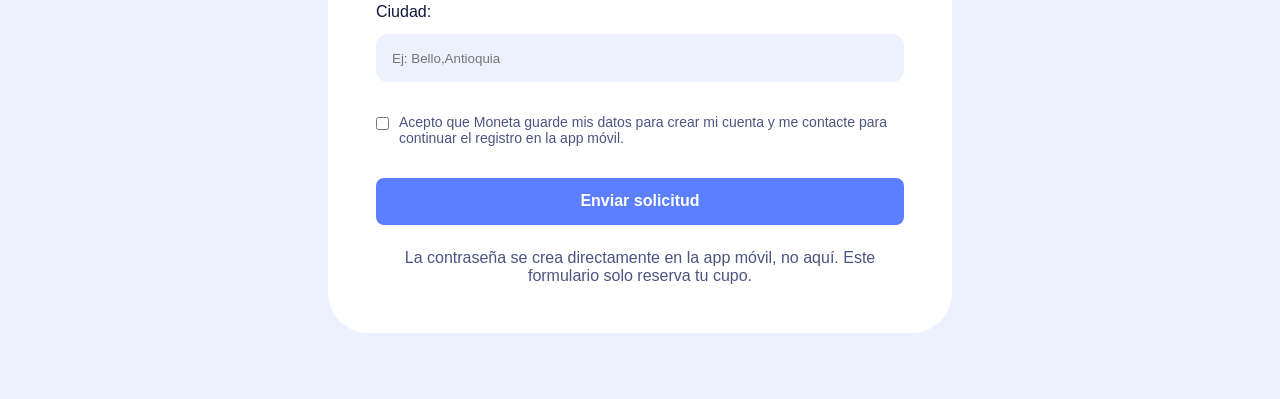
<file: landing/landing_Page.html>
<!DOCTYPE html>
<html lang="es">

<head>
    <meta charset="UTF-8">
    <meta name="viewport" content="width=device-width, initial-scale=1.0">
    <link rel="preconnect" href="https://fonts.googleapis.com">
    <link rel="preconnect" href="https://fonts.gstatic.com" crossorigin>
    <link href="https://fonts.googleapis.com/css2?family=Space+Grotesk:wght@300..700&display=swap" rel="stylesheet">
    <title>Moneta — Control de gastos personales</title>
    <link rel="icon" type="image/svg+xml" href="img/moneta-isologo.svg">
    <link rel="stylesheet" href="style_landing.css">
    <link rel="stylesheet" href="responsive.css">
</head>

<body>
    <!---------------------------------------------------------------------------------- Empieza el header y nav ------------------------------------------------>
    <header>
        <nav>
            <div class="logo-container">
                <img src="./img/moneta-isologo.svg" alt="Logo Moneta" class="logo">
                <p class="logo-text">Moneta</p>
            </div>

            <!-- INICIO MENU HAMBURGUESA (Checkbox oculto para CSS) -->
            <input type="checkbox" id="menu-toggle" class="menu-toggle">
            <label for="menu-toggle" class="hamburger">
                <span class="linea"></span>
                <span class="linea"></span>
                <span class="linea"></span>
            </label>
            <!-- FIN MENU HAMBURGUESA -->

            <ul class="menu">
                <li><a href="#hormiga">El gasto hormiga</a></li>
                <li><a href="#como-funciona">Cómo funciona</a></li>
                <li><a href="#bolsillo-inteligente">Bolsillo inteligente</a></li>
            </ul>
            <a href="#formulario" class="link-registro">
                <button class="btn-registrarse">Registrarse</button>
            </a>
        </nav>
    </header>

    <!-------------------------------------------------------------------------------------Main------------------------------------------------------------------>
    <main>
        <!-------------------------------------------------------------------------------------info1 y tarjeta---------------------------------------------------------------->
        <section class="info_1">
            <div class="contenido">
                <h1>Cada peso que gastas, queda registrado.</h1>
                <p>Moneta es la app para llevar el control de tus finanzas personales: sube tus comprobantes de
                    transferencia y tus tirillas de compra, y entérate exactamente en qué se te va la plata cada mes.
                </p>

                <div class="reservar">
                    <a href="#formulario">
                        <button class="btn-primary">Reservar mi cupo</button>
                    </a>
                    <a href="#como-funciona" class="btn-secundario">Ver cómo funciona</a>
                </div>
            </div>

            <div class="card-1">
                <div class="card-header">
                    <span class="card-subtitle">Resumen de octubre</span>
                    <span class="badge-status">Al día</span>
                </div>

                <div class="card-amount">
                    <span class="amount-label">Disponible este mes</span>
                    <h2 class="amount-val">$612.450</h2>
                </div>

                <div class="chart-bars">
                    <div class="bar bar-30"></div>
                    <div class="bar bar-50"></div>
                    <div class="bar active bar-90"></div>
                    <div class="bar bar-40"></div>
                    <div class="bar bar-60"></div>
                    <div class="bar active bar-80"></div>
                    <div class="bar bar-25"></div>
                </div>

                <ul class="gastos-list">
                    <li>
                        <span class="dot dot-blue"></span>
                        <span class="gasto-nombre">Tienda D1</span>
                        <span class="gasto-monto">$8.400</span>
                    </li>
                    <li>
                        <span class="dot dot-green"></span>
                        <span class="gasto-nombre">Uber</span>
                        <span class="gasto-monto">$12.300</span>
                    </li>
                    <li>
                        <span class="dot dot-purple"></span>
                        <span class="gasto-nombre">Café</span>
                        <span class="gasto-monto">$4.500</span>
                    </li>
                </ul>

                <div class="alerta-gasto">
                    <p>3 gastos hormiga detectados esta semana — suman $27.200 en cosas pequeñas.</p>
                </div>
            </div>

            
        </section>

        <div class="barra"></div>

        <!---------------------------------------------------------------------------Fin info 2 y tarjeta2------------------------------------------------------------------>
        <section class="info_2" id="hormiga">
            <div class="contenido1">
                <h2 >El gasto hormiga es el que más duele, porque no lo ves.</h2>
                <p>
                    Un café, una propina, una recarga, una bolsa de mecato. Cada uno parece
                    <strong>demasiado pequeño para anotar</strong>, y por eso nunca aparece
                    en el presupuesto — hasta que a fin de mes falta plata y nadie sabe por qué.
                </p>
                <p>
                    Moneta no te deja saltarte nada: cada transferencia, cada tirilla,
                    cada recibo se sube y se suma. Si gastaste, queda registrado.
                </p>
            </div>

            <div class="card2">
                
                    <div class="card-container">
                        <div class="chart-area">
                            <svg class="curve-line" viewBox="0 0 400 120" fill="none"
                                xmlns="http://www.w3.org/2000/svg">
                                <path d="M 20 90 Q 200 10 320 60" stroke="#5c73a8" stroke-dasharray="3 4"
                                    stroke-width="1.5" />
                            </svg>

                            <div class="dots-container">
                                <span class="dot dot-1"></span>
                                <span class="dot dot-2"></span>
                                <span class="dot dot-3"></span>
                                <span class="dot dot-4"></span>
                                <span class="dot dot-5"></span>
                                <span class="dot dot-6"></span>
                                <span class="dot dot-7"></span>
                                <span class="dot dot-8"></span>
                            </div>

                            <div class="total-badge">
                                <span class="total-label">TOTAL</span>
                                <span class="total-amount">$91.300</span>
                            </div>

                            <div class="base-line"></div>
                        </div>
                    </div>

                    <p class="chart-legend">
                        9 gastos "pequeños" en una semana, sumados en una sola cifra.
                    </p>
            
            </div>
        </section>

        <div class="barra2"></div>

        <!---------------------------------------------------------------------------Fin info3 y 3------------------------------------------------------------------>
        <section class="info_3" id="como-funciona">
            <div class="contenido2">
                <h2 >Tres pasos, y tus finanzas dejan de ser un misterio.</h2>
                <p>Sin categorías complicadas ni hojas de cálculo. Tú registras, Moneta organiza.</p>
            </div>

            <div class="lineas">
                <div class="step-item">
                    <div class="step-line"></div>
                    <span class="step-number">01</span>
                </div>
                <div class="step-item">
                    <div class="step-line"></div>
                    <span class="step-number">02</span>
                </div>
                <div class="step-item">
                    <div class="step-line"></div>
                    <span class="step-number">03</span>
                </div>
            </div>

            <section class="info1">
                <h3 class="sub1">Registra cada gasto</h3>
                <p class="text1">Apenas gastes, sube la foto del recibo, la tirilla o el comprobante de la
                    transferencia. Toma diez segundos.</p>
            </section>

            <section class="info2">
                <h3 class="sub2">Deja que Moneta organice</h3>
                <p class="text2">Cada gasto se clasifica solo por categoría, para que veas de un vistazo en qué se te va
                    la plata este mes.</p>
            </section>

            <section class="info3">
                <h3 class="sub3">Cuida tu bolsillo</h3>
                <p class="text3">Recibe recomendaciones sobre lo que te va sobrando y alertas antes de que tu cuenta se
                    quede en ceros.</p>
            </section>
        </section>

        <div class="barra3" id="bolsillo-inteligente" ></div>

        <!---------------------------------------------------------------------------Fin info4 y 4------------------------------------------------------------------>
        <section class="info4" >
            <div class="contenido3">
                <h2>Un bolsillo inteligente para lo que te va sobrando.</h2>
                <p class="i1">Cuando gastas menos de lo previsto, esa diferencia no se pierde de vista: Moneta te la
                    separa y te sugiere qué hacer con ella.</p>
                <p class="i2">Aparta automáticamente lo que te sobró de tu presupuesto del mes.</p>
                <p class="i3">Te recomienda si te conviene ahorrarlo, adelantar un pago o darte un gusto puntual.</p>
                <p class="i4">Muestra tu avance hacia la meta de ahorro que tú definas.</p>
            </div>

            <article class="card">
                <header class="card-header">
                    <span class="card-subtitle">Bolsillo de ahorro — Vacaciones</span>
                    <h2 class="card-amount">$487.000</h2>
                </header>

                <section class="progress-section">
                    <div class="progress-bar-container">
                        <div class="progress-bar-fill" ></div>
                    </div>
                    <div class="progress-labels">
                        <span class="progress-percentage">64% de la meta</span>
                        <span class="progress-target">Meta: $760.000</span>
                    </div>
                </section>

                <ul class="insights-list">
                    <li class="insight-item">
                        Este mes gastaste $38.000 menos en domicilios. Podrías moverlos al bolsillo.
                    </li>
                    <li class="insight-item">
                        Te sobran 6 días de presupuesto de transporte. Vas bien.
                    </li>
                </ul>
            </article>
        </section>

        <div class="barra4"></div>

        <!---------------------------------------------------------------------------Fin info5 y tarjeta------------------------------------------------------------------>
        <section class="banner5">
        <section class="info5">
            <div class="alerta">
                <span class="pun"></span>
                <span>Saldo bajo</span>
            </div>

            <h2>Antes de que te quedes en ceros, te avisamos.</h2>
            <p>Moneta vigila tu saldo disponible frente a lo que ya tienes comprometido en el mes, y te avisa a tiempo —
                no cuando ya es tarde.</p>
        </section>

        <article class="notificacion">
            <header class="notification-header">
                <span class="app-name">Moneta</span>
                <time class="notification-time">ahora</time>
            </header>
            <div class="notification-body">
                <p class="notification-text">
                    Te quedan $23.000 disponibles y aún faltan 9 días de mes. Revisa tus gastos hormiga de esta semana.
                </p>
            </div>
        </article>

        <div class="barra5"></div>
        </section>
        <!---------------------------------------------------------------------------formulario------------------------------------------------------------------>
        <section class="f1">
            <div class="cuadro-formulario" id="formulario">
                <div class="titulo-sub">
                    <h2>Empieza a inscribirte</h2>
                    <p>Completa este formulario para reservar tu cupo. Luego, desde la app móvil terminas de crear tu
                        usuario y tu contraseña.</p>
                </div>

            
                <form action="url de base de" method="post" class="formulario1">
                    
                    <label class="form1" for="nombre">Nombre de Usuario:</label>
                    <input type="text" id="nombre" name="data[Nombre de Usuario]" placeholder="Ej: Cristian Alvarez" required>

                    <label class="form2" for="celu">Número de Celular:</label>
                    <input type="number" id="celu" name="data[Número de Celular]" placeholder="Ej: 3008796520" required>

                    <label class="form3" for="correo">Correo Electrónico:</label>
                    <input type="email" id="correo" name="data[email]" placeholder="Ej: moneta@gmail.com" required>

                    <label class="form4" for="ciudad">Ciudad:</label>
                    <input type="text" id="ciudad" name="data[Ciudad]" placeholder="Ej: Bello,Antioquia" required>

                    <label class="checkbox">
                        <input type="checkbox" required>
                        <span>Acepto que Moneta guarde mis datos para crear mi cuenta y me contacte para continuar el
                            registro en la app móvil.</span>
                    </label>

                   <button type="button" class="bt1" onclick="window.location.href='../login/login.html'">Enviar solicitud</button>

                    <span class="tx1">La contraseña se crea directamente en la app móvil, no aquí. Este formulario solo reserva tu cupo.</span>

                </form>
                
            </div>
        </section>
    </main>
</body>

</html>
</file>
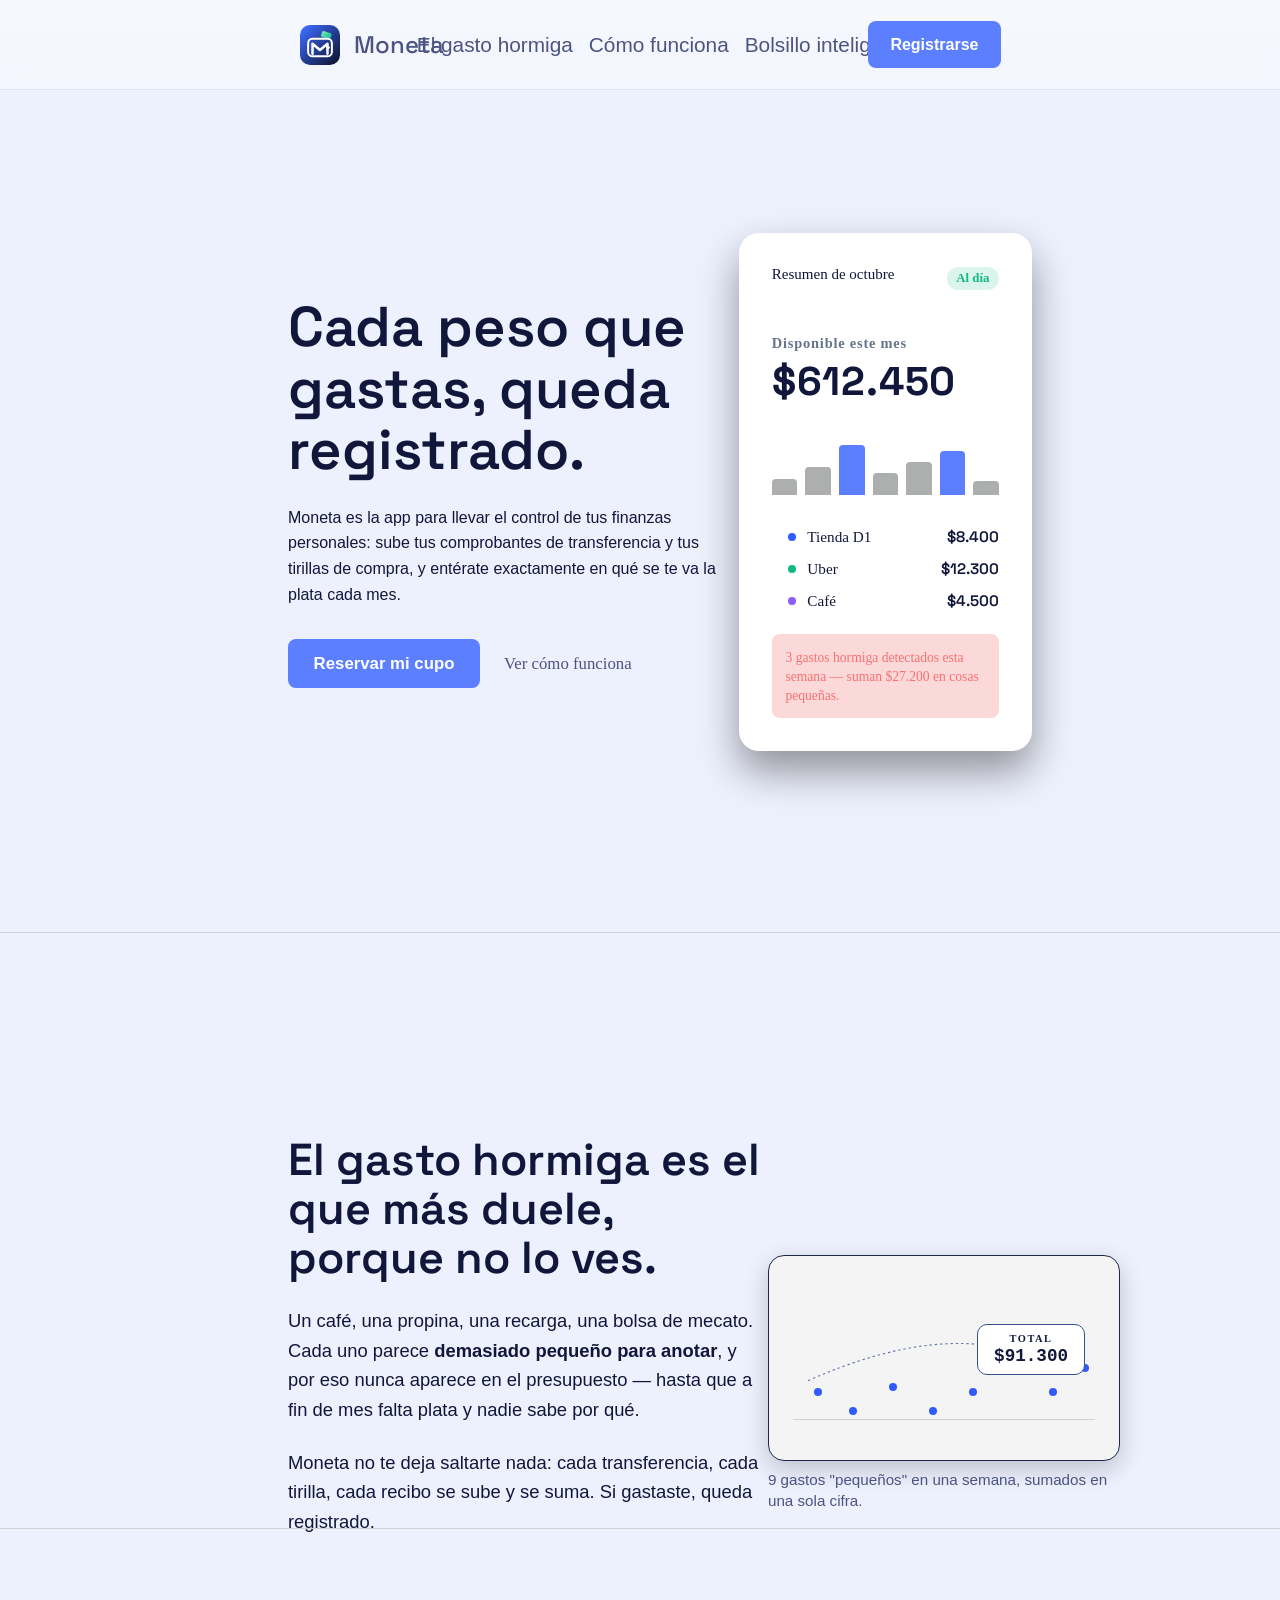
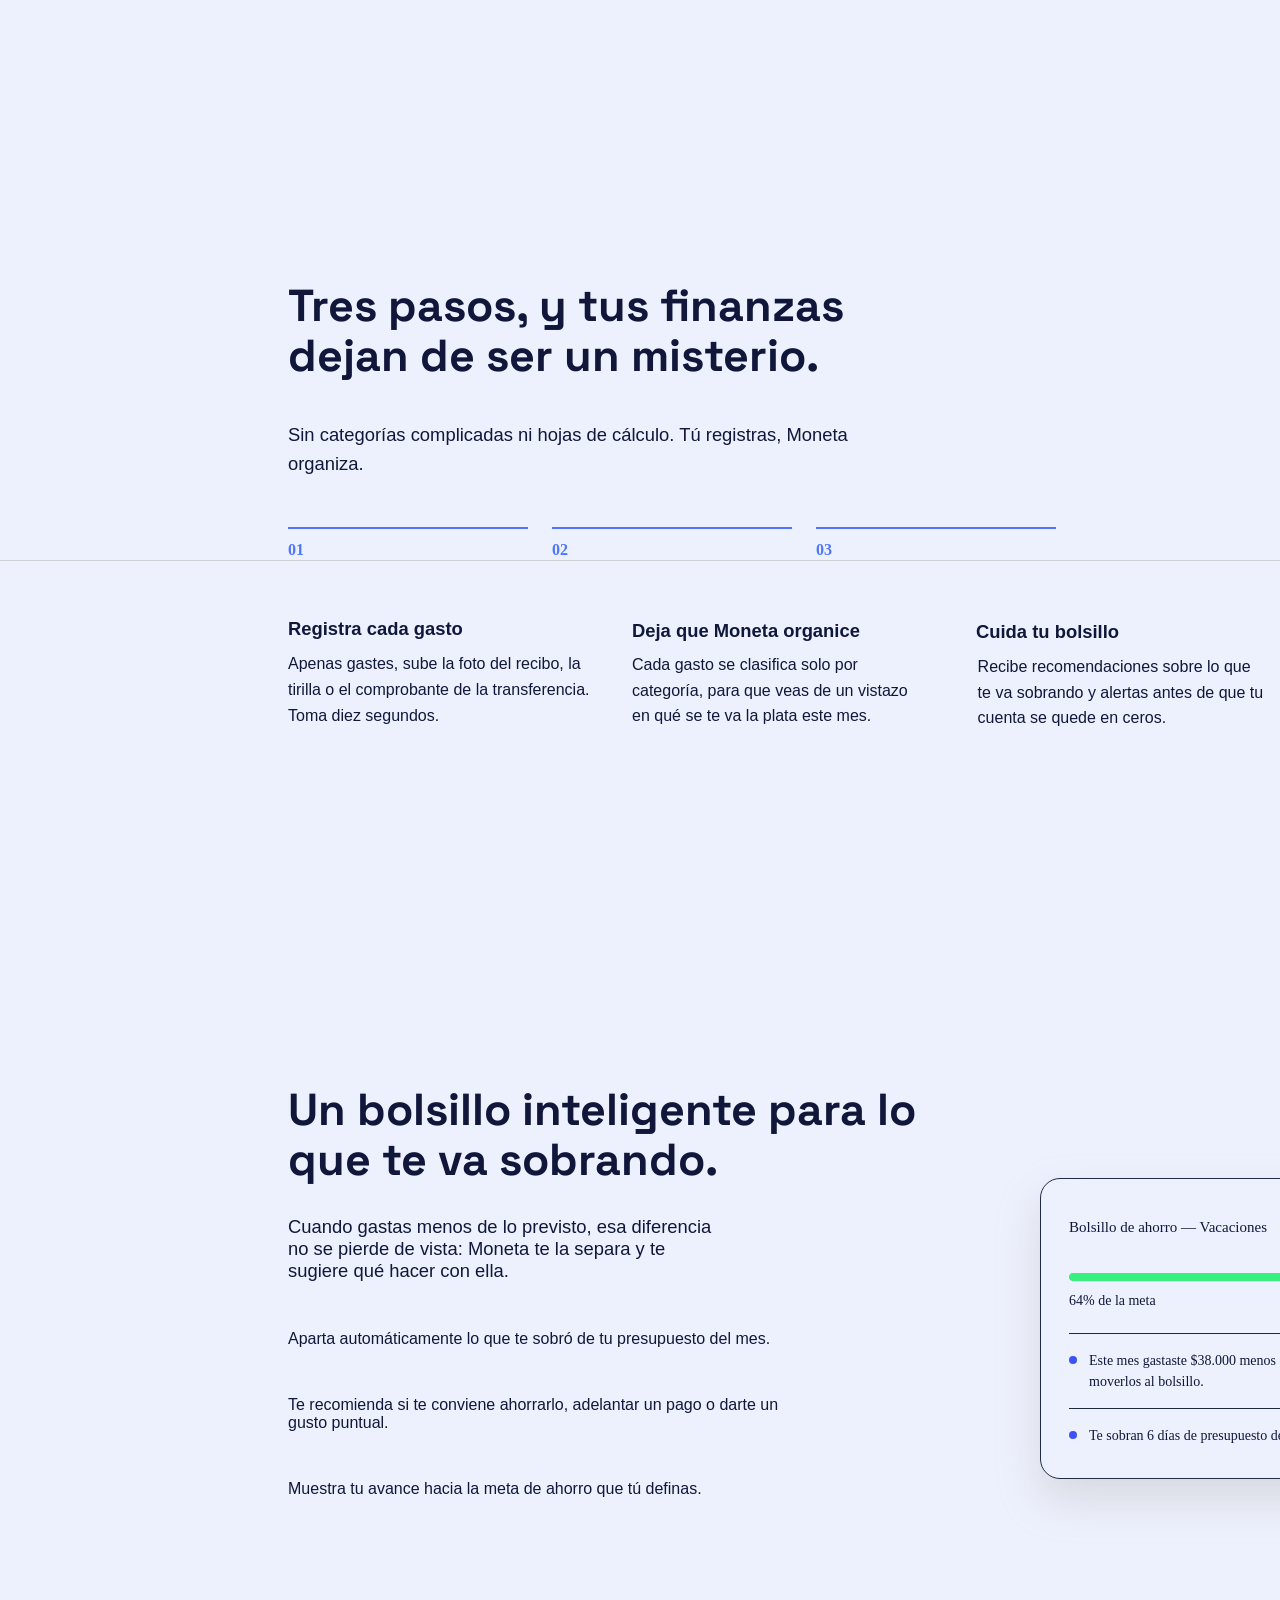
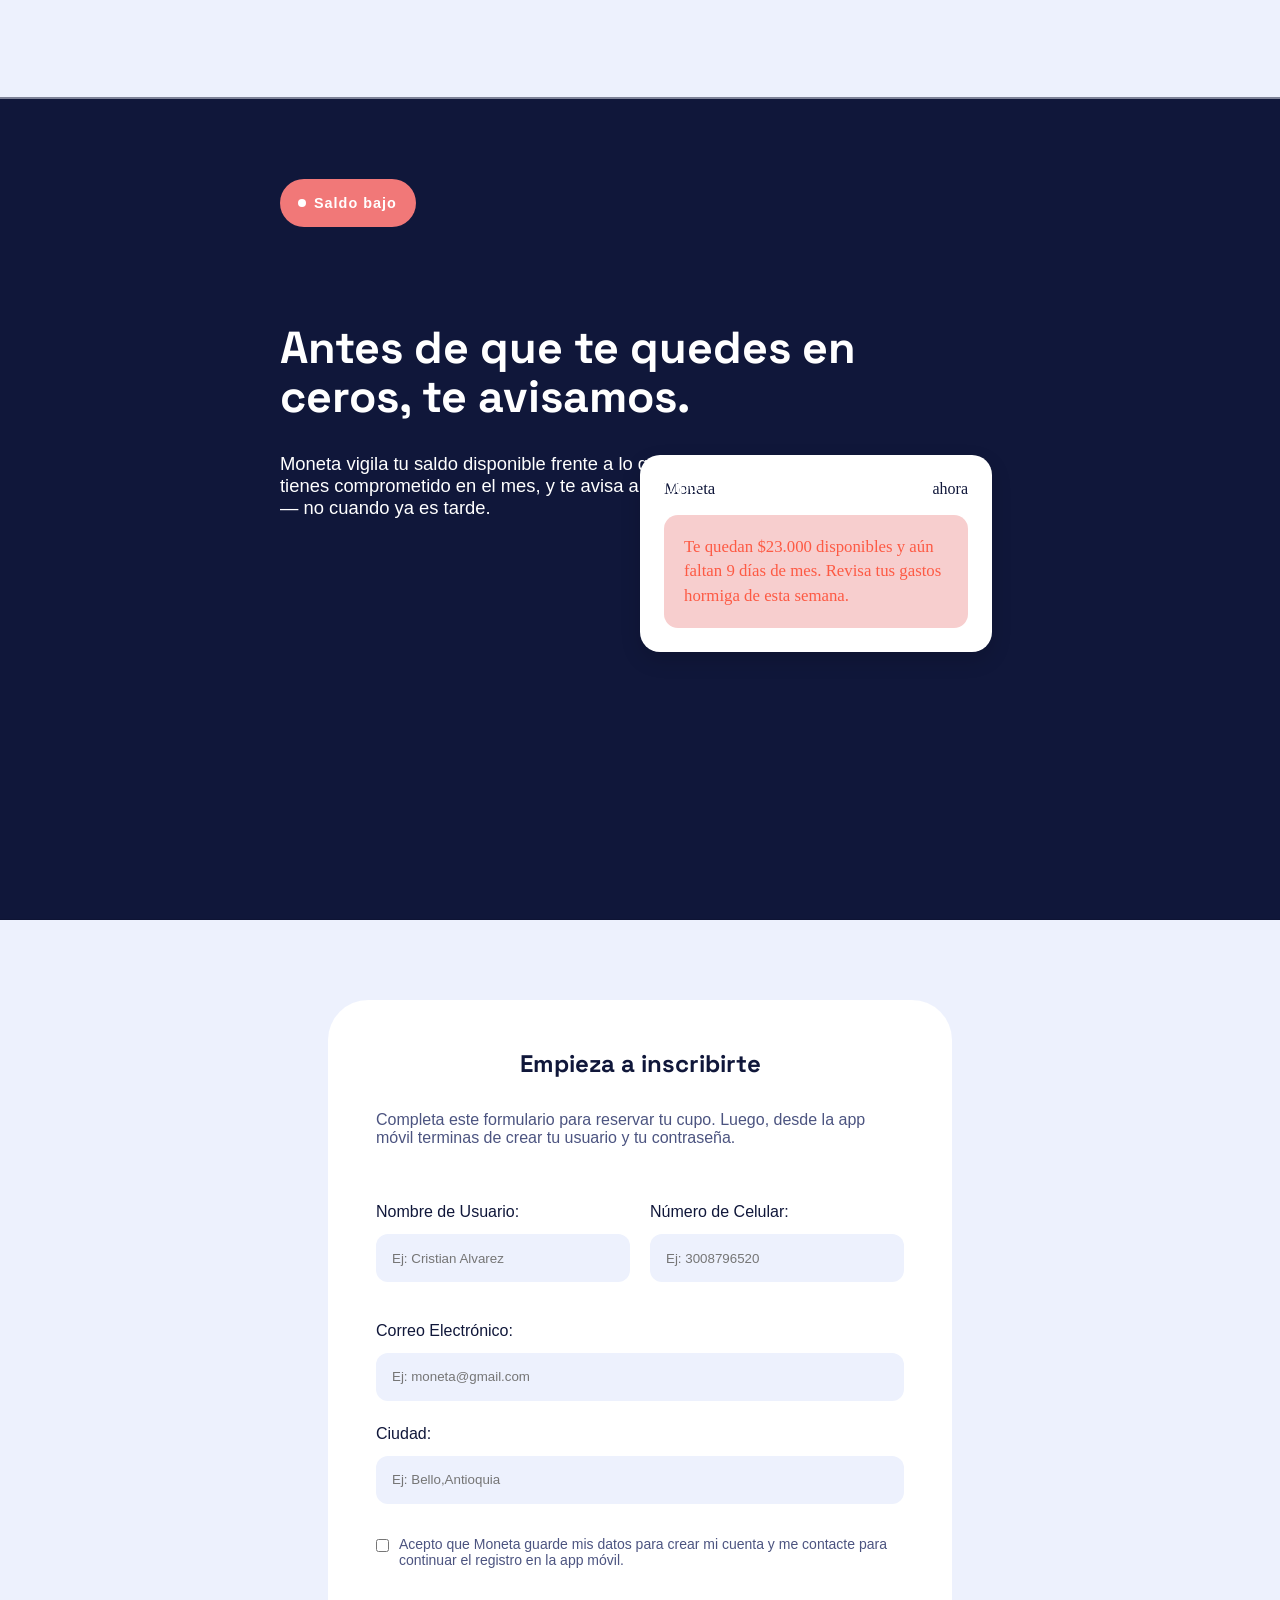
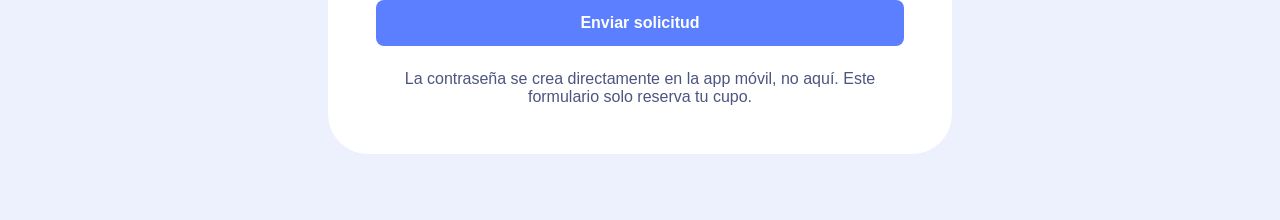
<file: landing_login corregido/landing_Page.html>
<!DOCTYPE html>
<html lang="es">

<head>
    <meta charset="UTF-8">
    <meta name="viewport" content="width=device-width, initial-scale=1.0">
    <link rel="preconnect" href="https://fonts.googleapis.com">
    <link rel="preconnect" href="https://fonts.gstatic.com" crossorigin>
    <link href="https://fonts.googleapis.com/css2?family=Space+Grotesk:wght@300..700&display=swap" rel="stylesheet">
    <title>Moneta — Control de gastos personales</title>
    <link rel="icon" type="image/svg+xml" href="img/moneta-isologo.svg">
    <link rel="stylesheet" href="style_landing.css">
    <link rel="stylesheet" href="responsive.css">
</head>

<body>
    <!---------------------------------------------------------------------------------- Empieza el header y nav ------------------------------------------------>
    <header>
        <nav>
            <div class="logo-container">
                <img src="./img/moneta-isologo.svg" alt="Logo Moneta" class="logo">
                <p class="logo-text">Moneta</p>
            </div>

            <!-- INICIO MENU HAMBURGUESA (Checkbox oculto para CSS) -->
            <input type="checkbox" id="menu-toggle" class="menu-toggle">
            <label for="menu-toggle" class="hamburger">
                <span class="linea"></span>
                <span class="linea"></span>
                <span class="linea"></span>
            </label>
            <!-- FIN MENU HAMBURGUESA -->

            <ul class="menu">
                <li><a href="#hormiga">El gasto hormiga</a></li>
                <li><a href="#como-funciona">Cómo funciona</a></li>
                <li><a href="#bolsillo-inteligente">Bolsillo inteligente</a></li>
            </ul>
            <a href="#formulario" class="link-registro">
                <button class="btn-registrarse">Registrarse</button>
            </a>
        </nav>
    </header>

    <!-------------------------------------------------------------------------------------Main------------------------------------------------------------------>
    <main>
        <!-------------------------------------------------------------------------------------info1 y tarjeta---------------------------------------------------------------->
        <section class="info_1">
            <div class="contenido">
                <h1>Cada peso que gastas, queda registrado.</h1>
                <p>Moneta es la app para llevar el control de tus finanzas personales: sube tus comprobantes de
                    transferencia y tus tirillas de compra, y entérate exactamente en qué se te va la plata cada mes.
                </p>

                <div class="reservar">
                    <a href="#formulario">
                        <button class="btn-primary">Reservar mi cupo</button>
                    </a>
                    <a href="#como-funciona" class="btn-secundario">Ver cómo funciona</a>
                </div>
            </div>

            <div class="card-1">
                <div class="card-header">
                    <span class="card-subtitle">Resumen de octubre</span>
                    <span class="badge-status">Al día</span>
                </div>

                <div class="card-amount">
                    <span class="amount-label">Disponible este mes</span>
                    <h2 class="amount-val">$612.450</h2>
                </div>

                <div class="chart-bars">
                    <div class="bar bar-30"></div>
                    <div class="bar bar-50"></div>
                    <div class="bar active bar-90"></div>
                    <div class="bar bar-40"></div>
                    <div class="bar bar-60"></div>
                    <div class="bar active bar-80"></div>
                    <div class="bar bar-25"></div>
                </div>

                <ul class="gastos-list">
                    <li>
                        <span class="dot dot-blue"></span>
                        <span class="gasto-nombre">Tienda D1</span>
                        <span class="gasto-monto">$8.400</span>
                    </li>
                    <li>
                        <span class="dot dot-green"></span>
                        <span class="gasto-nombre">Uber</span>
                        <span class="gasto-monto">$12.300</span>
                    </li>
                    <li>
                        <span class="dot dot-purple"></span>
                        <span class="gasto-nombre">Café</span>
                        <span class="gasto-monto">$4.500</span>
                    </li>
                </ul>

                <div class="alerta-gasto">
                    <p>3 gastos hormiga detectados esta semana — suman $27.200 en cosas pequeñas.</p>
                </div>
            </div>

            
        </section>

        <div class="barra"></div>

        <!---------------------------------------------------------------------------Fin info 2 y tarjeta2------------------------------------------------------------------>
        <section class="info_2" id="hormiga">
            <div class="contenido1">
                <h2 >El gasto hormiga es el que más duele, porque no lo ves.</h2>
                <p>
                    Un café, una propina, una recarga, una bolsa de mecato. Cada uno parece
                    <strong>demasiado pequeño para anotar</strong>, y por eso nunca aparece
                    en el presupuesto — hasta que a fin de mes falta plata y nadie sabe por qué.
                </p>
                <p>
                    Moneta no te deja saltarte nada: cada transferencia, cada tirilla,
                    cada recibo se sube y se suma. Si gastaste, queda registrado.
                </p>
            </div>

            <div class="card2">
                
                    <div class="card-container">
                        <div class="chart-area">
                            <svg class="curve-line" viewBox="0 0 400 120" fill="none"
                                xmlns="http://www.w3.org/2000/svg">
                                <path d="M 20 90 Q 200 10 320 60" stroke="#5c73a8" stroke-dasharray="3 4"
                                    stroke-width="1.5" />
                            </svg>

                            <div class="dots-container">
                                <span class="dot dot-1"></span>
                                <span class="dot dot-2"></span>
                                <span class="dot dot-3"></span>
                                <span class="dot dot-4"></span>
                                <span class="dot dot-5"></span>
                                <span class="dot dot-6"></span>
                                <span class="dot dot-7"></span>
                                <span class="dot dot-8"></span>
                            </div>

                            <div class="total-badge">
                                <span class="total-label">TOTAL</span>
                                <span class="total-amount">$91.300</span>
                            </div>

                            <div class="base-line"></div>
                        </div>
                    </div>

                    <p class="chart-legend">
                        9 gastos "pequeños" en una semana, sumados en una sola cifra.
                    </p>
            
            </div>
        </section>

        <div class="barra2"></div>

        <!---------------------------------------------------------------------------Fin info3 y 3------------------------------------------------------------------>
        <section class="info_3" id="como-funciona">
            <div class="contenido2">
                <h2 >Tres pasos, y tus finanzas dejan de ser un misterio.</h2>
                <p>Sin categorías complicadas ni hojas de cálculo. Tú registras, Moneta organiza.</p>
            </div>

            <div class="lineas">
                <div class="step-item">
                    <div class="step-line"></div>
                    <span class="step-number">01</span>
                </div>
                <div class="step-item">
                    <div class="step-line"></div>
                    <span class="step-number">02</span>
                </div>
                <div class="step-item">
                    <div class="step-line"></div>
                    <span class="step-number">03</span>
                </div>
            </div>

            <section class="info1">
                <h3 class="sub1">Registra cada gasto</h3>
                <p class="text1">Apenas gastes, sube la foto del recibo, la tirilla o el comprobante de la
                    transferencia. Toma diez segundos.</p>
            </section>

            <section class="info2">
                <h3 class="sub2">Deja que Moneta organice</h3>
                <p class="text2">Cada gasto se clasifica solo por categoría, para que veas de un vistazo en qué se te va
                    la plata este mes.</p>
            </section>

            <section class="info3">
                <h3 class="sub3">Cuida tu bolsillo</h3>
                <p class="text3">Recibe recomendaciones sobre lo que te va sobrando y alertas antes de que tu cuenta se
                    quede en ceros.</p>
            </section>
        </section>

        <div class="barra3" id="bolsillo-inteligente" ></div>

        <!---------------------------------------------------------------------------Fin info4 y 4------------------------------------------------------------------>
        <section class="info4" >
            <div class="contenido3">
                <h2>Un bolsillo inteligente para lo que te va sobrando.</h2>
                <p class="i1">Cuando gastas menos de lo previsto, esa diferencia no se pierde de vista: Moneta te la
                    separa y te sugiere qué hacer con ella.</p>
                <p class="i2">Aparta automáticamente lo que te sobró de tu presupuesto del mes.</p>
                <p class="i3">Te recomienda si te conviene ahorrarlo, adelantar un pago o darte un gusto puntual.</p>
                <p class="i4">Muestra tu avance hacia la meta de ahorro que tú definas.</p>
            </div>

            <article class="card">
                <header class="card-header">
                    <span class="card-subtitle">Bolsillo de ahorro — Vacaciones</span>
                    <h2 class="card-amount">$487.000</h2>
                </header>

                <section class="progress-section">
                    <div class="progress-bar-container">
                        <div class="progress-bar-fill" ></div>
                    </div>
                    <div class="progress-labels">
                        <span class="progress-percentage">64% de la meta</span>
                        <span class="progress-target">Meta: $760.000</span>
                    </div>
                </section>

                <ul class="insights-list">
                    <li class="insight-item">
                        Este mes gastaste $38.000 menos en domicilios. Podrías moverlos al bolsillo.
                    </li>
                    <li class="insight-item">
                        Te sobran 6 días de presupuesto de transporte. Vas bien.
                    </li>
                </ul>
            </article>
        </section>

        <div class="barra4"></div>

        <!---------------------------------------------------------------------------Fin info5 y tarjeta------------------------------------------------------------------>
        <section class="info5">
            <div class="alerta">
                <span class="pun"></span>
                <span>Saldo bajo</span>
            </div>

            <h2>Antes de que te quedes en ceros, te avisamos.</h2>
            <p>Moneta vigila tu saldo disponible frente a lo que ya tienes comprometido en el mes, y te avisa a tiempo —
                no cuando ya es tarde.</p>
        </section>

        <article class="notificacion">
            <header class="notification-header">
                <span class="app-name">Moneta</span>
                <time class="notification-time">ahora</time>
            </header>
            <div class="notification-body">
                <p class="notification-text">
                    Te quedan $23.000 disponibles y aún faltan 9 días de mes. Revisa tus gastos hormiga de esta semana.
                </p>
            </div>
        </article>

        <div class="barra5"></div>

        <!---------------------------------------------------------------------------formulario------------------------------------------------------------------>
        <section class="f1">
            <div class="cuadro-formulario" id="formulario">
                <div class="titulo-sub">
                    <h2>Empieza a inscribirte</h2>
                    <p>Completa este formulario para reservar tu cupo. Luego, desde la app móvil terminas de crear tu
                        usuario y tu contraseña.</p>
                </div>

            
                <form action="url de base de" method="post" class="formulario1">
                    
                    <label class="form1" for="nombre">Nombre de Usuario:</label>
                    <input type="text" id="nombre" name="data[Nombre de Usuario]" placeholder="Ej: Cristian Alvarez" required>

                    <label class="form2" for="celu">Número de Celular:</label>
                    <input type="number" id="celu" name="data[Número de Celular]" placeholder="Ej: 3008796520" required>

                    <label class="form3" for="correo">Correo Electrónico:</label>
                    <input type="email" id="correo" name="data[email]" placeholder="Ej: moneta@gmail.com" required>

                    <label class="form4" for="ciudad">Ciudad:</label>
                    <input type="text" id="ciudad" name="data[Ciudad]" placeholder="Ej: Bello,Antioquia" required>

                    <label class="checkbox">
                        <input type="checkbox" required>
                        <span>Acepto que Moneta guarde mis datos para crear mi cuenta y me contacte para continuar el
                            registro en la app móvil.</span>
                    </label>

                    <button type="button" class="bt1" onclick="window.location.href='login.html'">Enviar solicitud</button>

                    <span class="tx1">La contraseña se crea directamente en la app móvil, no aquí. Este formulario solo reserva tu cupo.</span>

                </form>
                
            </div>
        </section>
    </main>
</body>

</html>
</file>
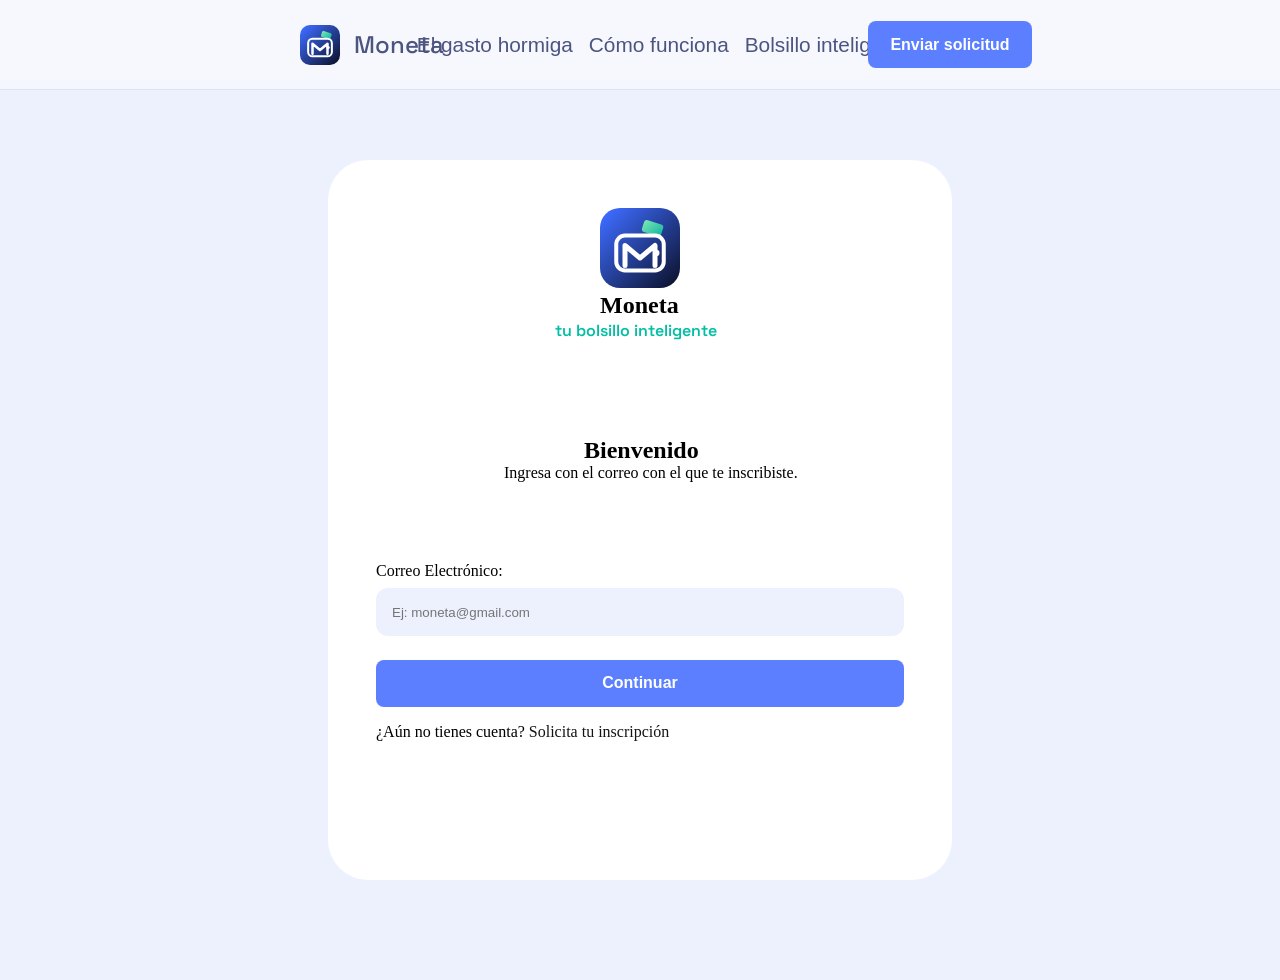
<file: landing_login corregido/login.html>
<!DOCTYPE html>
<html lang="es">

<head>
    <meta charset="UTF-8">
    <meta name="viewport" content="width=device-width, initial-scale=1.0">
    <link rel="preconnect" href="https://fonts.googleapis.com">
    <link rel="preconnect" href="https://fonts.gstatic.com" crossorigin>
    <link href="https://fonts.googleapis.com/css2?family=Space+Grotesk:wght@300..700&display=swap" rel="stylesheet">
    <title>Moneta — Control de gastos personales</title>
    <link rel="icon" type="image/svg+xml" href="./landing_Page1/img/moneta-isologo.svg">
    <link rel="stylesheet" href="./style_login.css">
    <link rel="stylesheet" href="responsive_login.css">
</head>

<body>
    <!---------------------------------------------------------------------------------- Empieza el header y nav ------------------------------------------------>
    <header>
        <nav>
            <div class="logo-container">
                <img src="./img/moneta-isologo.svg" alt="Logo Moneta" class="logo">
                <p class="logo-text">Moneta</p>
            </div>
             <ul class="menu">
                <li><a href="#hormiga">El gasto hormiga</a></li>
                <li><a href="#como-funciona">Cómo funciona</a></li>
                <li><a href="#bolsillo-inteligente">Bolsillo inteligente</a></li>
            </ul>
            <a href="#formulario">
                <button class="btn-registrarse">Enviar solicitud</button>
            </a>
        </nav>
    </header>

    <!-------------------------------------------------------------------------------------Main------------------------------------------------------------------>
    <main>
    <section  class="f1" id="formulario">
            <div class="cuadro-formulario" >
            <div class="logo-f">
                <img src="./img/moneta-isologo.svg" alt="logo formulario">
                <h2>Moneta</h2>
            </div>
            <p class="p1">tu bolsillo inteligente</p>

            <section class="texto-1">
                <h2 class="p2">Bienvenido</h2>
                <p class="p3">Ingresa con el correo con el que te inscribiste.</p>
            </section>

            <form class="formulario1" action="url donde se va a enviar el formulario" method="post"></form>

                <label class="form3" for="correo">Correo Electrónico:</label>
                <input type="email" id="correo" name="email" placeholder="Ej: moneta@gmail.com" required>
            <button type="submit" class="bt1">Continuar</button>

            </form>

             <p class="registro">¿Aún no tienes cuenta? <a href="./landing_Page.html#formulario">Solicita tu inscripción</a></p>
            </div>  
         
        </section>
    </main>
</body>

</html>
</file>
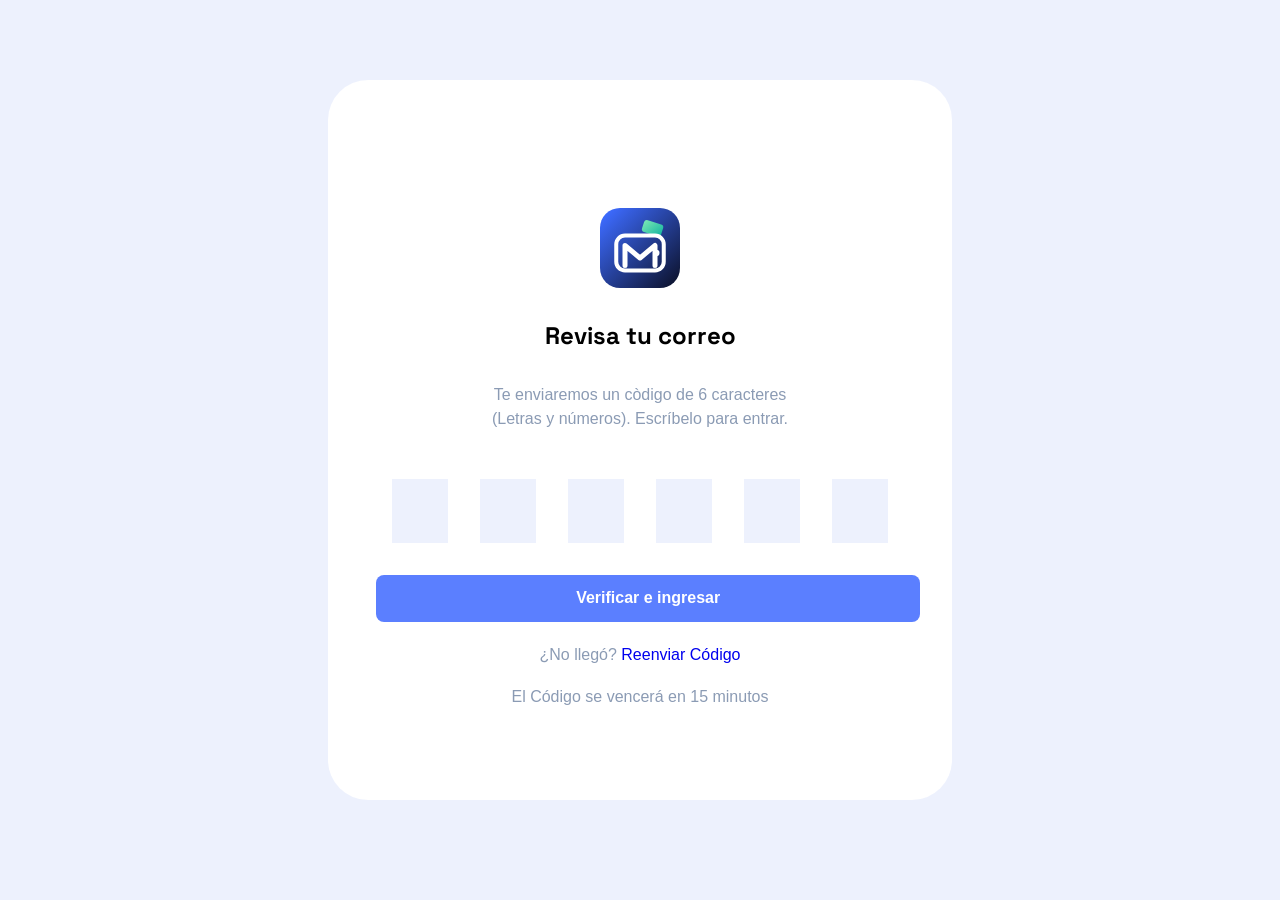
<file: otp/codigo_otp.html>
<!DOCTYPE html>
<html lang="es">

<head>
    <meta charset="UTF-8">
    <meta name="viewport" content="width=device-width, initial-scale=1.0">
    <link rel="preconnect" href="https://fonts.googleapis.com">
    <link rel="preconnect" href="https://fonts.gstatic.com" crossorigin>
    <link href="https://fonts.googleapis.com/css2?family=Space+Grotesk:wght@300..700&display=swap" rel="stylesheet">
    <title>Moneta — Control de gastos personales</title>
    <link rel="icon" type="image/svg+xml" href="./landing_Page1/img/moneta-isologo.svg">
    <link rel="stylesheet" href="./style_otp.css">
    <link rel="stylesheet" href="responsive_otp.css">
</head>

<body>
   
    <main>
    <section  class="f1" id="formulario">
            <div class="cuadro-formulario" >
            <div class="logo-f">
                <img src="./img/moneta-isologo.svg" alt="logo formulario">
            </div>
          <h2 class="t1">Revisa tu correo</h2>

            
                <p class="p1">Te enviaremos un còdigo de 6 caracteres (Letras y números). Escríbelo para entrar.</p>
         

            <form class="formulario1" action="url donde se va a enviar el formulario" method="post">
            
            <section class="cuadros_otp">
            <input type="text" class="c1" maxlength="1" required>
            <input type="text" class="c2" maxlength="1" required>
            <input type="text" class="c3" maxlength="1" required>
            <input type="text" class="c4" maxlength="1" required>
            <input type="text" class="c5" maxlength="1" required>
            <input type="text" class="c6" maxlength="1" required>
            </section>
               
               <button type="button" class="bt1" onclick="window.location.href='../Onboarding/index.html'">Verificar e ingresar</button>

            </form>

             <p class="reenviar">¿No llegó? <a href="./landing_Page.html#formulario">Reenviar Código </a></p>
            
            <p class="tiempo">El Código se vencerá en 15 minutos</p>
          
         
        </section>
    </main>
</body>

</html>
</file>
<file: Contraseña/pass.css>
/* Estilos base y tipografía */
body {
  font-family: 'Space Grotesk', sans-serif;
  background-color: #EDF1FD;
  margin: 0;
  padding: 0;
  display: flex;
  justify-content: center;
  align-items: center;
  min-height: 100vh;
}

.main-container {
  display: flex;
    flex-direction: column;
    height: auto; /* IMPORTANTE: Cambia cualquier 'height' fijo por 'auto' */
    min-height: max-content; /* Asegura que no se colapse */
    padding: 20px; /* Espaciado interno para que respire el contenido */
    box-sizing: border-box; /* Incluye el padding en el tamaño total */
}



.logo-container {
  display: flex;
  align-items: center;
  justify-content: center;
  gap: 10px;
  margin-bottom: 24px;
}

.logo-text {
  font-weight: 700;
  font-size: 20px;
  color: #0f172a;
}



.text_logo{
 
  font-family: "Space Grotesk", sans-serif;
  font-size: 15px;
  font-weight: 400;
  line-height: 1.4;
  text-align: left;
  background-color: #ffffff;
}

.form_label {
  display: block;
  font-size: 14px;
  font-weight: 500;
  color: #10173A;
  margin-bottom: 4px;
  
}


.title {
  font-size: 24px;
  font-weight: 700;
  color: #0f172a;
  margin-bottom: 24px;
  text-align: center;
}

.password-form {
  display: flex;
  flex-direction: column;
  gap: 16px;
}

.requirements-card {
  background: #f1f5f9;
  border-radius: 12px;
  padding: 16px;
}

.requirements-list {
  list-style: none;
  padding: 0;
  margin: 0;
  display: flex;
  flex-direction: column;
  gap: 8px;
}

.requirement-item {
  display: flex;
  align-items: center;
  gap: 8px;
  font-size: 14px;
  color: #64748b;
}

.check-icon {
  font-weight: bold;
}

.special-char-item {
  flex-direction: column;
  align-items: flex-start;
  gap: 4px;
}

.special-char-label {
  display: flex;
  align-items: center;
  gap: 8px;
}

.special-char-box {
  font-family: monospace;
  font-size: 13px;
  color: #475569;
  padding-left: 20px;
}

/* Campos de entrada */
.input-group {
  position: relative;
  width: 100%;
}

.input-group input[type="password"],
.input-group input[type="text"] {
  width: 100%;
  padding: 12px 40px 12px 16px;
  border: 1px solid #cbd5e1;
  border-radius: 8px;
  font-size: 15px;
  font-family: inherit;
  box-sizing: border-box;
  outline: none;
  background: #ffffff;
}

.input-group input:focus {
  border-color: #2563eb;
}

/* Botón de envío */
.submit-btn {
  background-color: #2563eb;
  color: white;
  border: none;
  border-radius: 8px;
  padding: 14px;
  font-size: 16px;
  font-weight: 600;
  cursor: pointer;
  font-family: inherit;
  transition: background-color 0.2s;
}

.submit-btn:hover {
  background-color: #1d4ed8;
}

/* ==========================================
   LÓGICA CSS PARA EL TOGGLE (MOSTRAR / OCULTAR)
   ========================================== */
.input-wrapper {
  position: relative;
  display: flex;
  align-items: center;
}

.toggle-checkbox {
  display: none;
}

.input-text {
  display: none;
}

/* Al activar el checkbox, se oculta el password y se muestra el texto */
.toggle-checkbox:checked ~ .input-password {
  display: none;
}

.toggle-checkbox:checked ~ .input-text {
  display: block;
}

/* Alternancia de los iconos del ojo */
.toggle-label .eye-off {
  display: none;
}

.toggle-checkbox:checked ~ .toggle-label .eye-on {
  display: none;
}

.toggle-checkbox:checked ~ .toggle-label .eye-off {
  display: inline;
}

.toggle-label {
  position: absolute;
  right: 12px;
  cursor: pointer;
  display: flex;
  align-items: center;
  justify-content: center;
  user-select: none;
  color: #64748b;
}

.bt2 {
  grid-column: 1 / span 2;
  margin-top: 1.5rem;
  background-color: #5b7fff;
  color: #ffffff;
  border: none;
  padding: 0.4rem 1rem;
  font-size: 1rem;
  font-weight: 600;
  border-radius: 0.5rem;
 cursor: pointer;
  transition: background-color 0.2s ease;
  font-family: "Inter", sans-serif;
  width: 50%;
  margin-left: 5.5rem;
}

.bt2:hover {
  background-color: #808bb4;
}

/* ==========================================================
   MONETA · Crea tu contraseña
   Diseño responsive: escritorio (base), portátil, tableta y celular
   ========================================================== */

/* ---------- Estilos base (PC de escritorio) ---------- */
*,
*::before,
*::after {
  box-sizing: border-box;
}

body {
  font-family: 'Space Grotesk', sans-serif;
  background-color: #EDF1FD;
  margin: 0;
  padding: 0;
  display: flex;
  justify-content: center;
  align-items: center;
  min-height: 100vh;
  min-height: 100dvh;
}

.main-container {
  width: 40%;
  min-height: 80vh;            /* antes height fija: ahora crece si el contenido lo necesita */
  max-width: 400px;
  padding: 24px;
  background-color: #ffffff;
  border-radius: 40px;
}

.logo-container {
  display: flex;
  align-items: center;
  justify-content: center;
  gap: 10px;
  margin-bottom: 24px;
}

/* El logo ahora se controla desde CSS para poder reducirlo */
.logo-icon svg {
  display: block;
  width: 32px;
  height: 32px;
}

.logo-text {
  font-weight: 700;
  font-size: 20px;
  color: #0f172a;
}

.title {
  font-size: 24px;
  font-weight: 700;
  color: #0f172a;
  margin: 0 0 24px;
  text-align: center;
}

.password-form {
  display: flex;
  flex-direction: column;
  gap: 16px;
}

.requirements-card {
  background: #f1f5f9;
  border-radius: 12px;
  padding: 16px;
}

.requirements-list {
  list-style: none;
  padding: 0;
  margin: 0;
  display: flex;
  flex-direction: column;
  gap: 8px;
}

.requirement-item {
  display: flex;
  align-items: center;
  gap: 8px;
  font-size: 14px;
  color: #64748b;
}

.check-icon {
  font-weight: bold;
}

.special-char-item {
  flex-direction: column;
  align-items: flex-start;
  gap: 4px;
}

.special-char-label {
  display: flex;
  align-items: center;
  gap: 8px;
}

.special-char-box {
  font-family: monospace;
  font-size: 13px;
  color: #475569;
  padding-left: 20px;
  overflow-wrap: anywhere;
}

/* Campos de entrada */
.input-group {
  position: relative;
  width: 100%;
}

.input-group input[type="password"],
.input-group input[type="text"] {
  width: 100%;
  min-width: 0;
  padding: 12px 40px 12px 16px;
  border: 1px solid #cbd5e1;
  border-radius: 8px;
  font-size: 15px;
  font-family: inherit;
  outline: none;
  background: #ffffff;
}

.input-group input:focus {
  border-color: #2563eb;
}

/* Botón de envío */
.submit-btn {
  background-color: #2563eb;
  color: white;
  border: none;
  border-radius: 8px;
  padding: 14px;
  font-size: 16px;
  font-weight: 600;
  cursor: pointer;
  font-family: inherit;
  transition: background-color 0.2s;
}

.submit-btn:hover {
  background-color: #1d4ed8;
}

/* ==========================================
   LÓGICA CSS PARA EL TOGGLE (MOSTRAR / OCULTAR)
   ========================================== */
.input-wrapper {
  position: relative;
  display: flex;
  align-items: center;
}

.toggle-checkbox {
  display: none;
}

.input-text {
  display: none;
}

/* Al activar el checkbox, se oculta el password y se muestra el texto */
.toggle-checkbox:checked ~ .input-password {
  display: none;
}

.toggle-checkbox:checked ~ .input-text {
  display: block;
}

/* Alternancia de los iconos del ojo */
.toggle-label .eye-off {
  display: none;
}

.toggle-checkbox:checked ~ .toggle-label .eye-on {
  display: none;
}

.toggle-checkbox:checked ~ .toggle-label .eye-off {
  display: inline;
}

.toggle-label {
  position: absolute;
  right: 12px;
  cursor: pointer;
  display: flex;
  align-items: center;
  justify-content: center;
  user-select: none;
  color: #64748b;
}

/* Botón Avanzar: mismo tamaño que "Guardar contraseña" */
.main-container .bt2 {
  display: block;
  width: 100%;
  margin: 1.5rem 0 0;
  padding: 14px;
  font-family: 'Space Grotesk', sans-serif;
  font-size: 16px;
  font-weight: 600;
  line-height: normal;
  text-align: center;
  text-decoration: none;
  color: #ffffff;
   background-color: #2563eb;
  border: none;
  border-radius: 8px;
  cursor: pointer;
  transition: background-color 0.2s ease;
}

.main-container .bt2:hover {
  background-color: #808bb4;
}

@media (max-width: 768px) {
  .main-container .bt2 {
    padding: 12px;
    font-size: 15px;
    margin-top: 1.2rem;
  }
}

@media (max-width: 480px) {
  .main-container .bt2 {
    padding: 11px;
    font-size: 14px;
    margin-top: 1rem;
  }
}


/* ==========================================================
   RESPONSIVE
   ========================================================== */

/* ---------- Portátiles (hasta 1199px) ---------- */
@media (max-width: 1199px) {
  .main-container {
    width: 45%;
    max-width: 400px;
  }
}

/* ---------- Tabletas grandes / portátiles pequeños (hasta 991px) ---------- */
@media (max-width: 991px) {
  body {
    padding: 24px;
  }

  .main-container {
    width: 60%;
    max-width: 420px;
    min-height: auto;
  }
}

/* ---------- Tabletas (hasta 768px) ---------- */
@media (max-width: 768px) {
  body {
    padding: 20px;
  }

  .main-container {
    width: 80%;
    max-width: 440px;
    padding: 22px;
    border-radius: 32px;
  }

  .logo-container {
    gap: 8px;
    margin-bottom: 20px;
  }

  .logo-icon svg {
    width: 28px;
    height: 28px;
  }

  .logo-text {
    font-size: 18px;
  }

  .title {
    font-size: 22px;
    margin-bottom: 20px;
  }

  .password-form {
    gap: 14px;
  }

  .requirements-card {
    padding: 14px;
  }

  .requirement-item {
    font-size: 13px;
  }

  .special-char-box {
    font-size: 12px;
  }

  .input-group input[type="password"],
  .input-group input[type="text"] {
    padding: 11px 38px 11px 14px;
    font-size: 14px;
  }

  .submit-btn {
    padding: 12px;
    font-size: 15px;
  }

  .bt2 {
    margin-top: 1.2rem;
    font-size: 0.95rem;
    width: 55%;
  }
}

/* ---------- Celulares (hasta 480px) ---------- */
@media (max-width: 480px) {
  body {
    padding: 12px;
  }

  .main-container {
    width: 100%;
    max-width: 100%;
    padding: 18px;
    border-radius: 28px;
  }

  .logo-container {
    gap: 6px;
    margin-bottom: 16px;
  }

  .logo-icon svg {
    width: 24px;
    height: 24px;
  }

  .logo-text {
    font-size: 16px;
  }

  .title {
    font-size: 20px;
    margin-bottom: 16px;
  }

  .password-form {
    gap: 12px;
  }

  .requirements-card {
    padding: 12px;
    border-radius: 10px;
  }

  .requirements-list {
    gap: 6px;
  }

  .requirement-item {
    font-size: 12.5px;
    gap: 6px;
  }

  .special-char-label {
    gap: 6px;
  }

  .special-char-box {
    font-size: 11.5px;
    padding-left: 18px;
  }

  .input-group input[type="password"],
  .input-group input[type="text"] {
    padding: 10px 36px 10px 12px;
    font-size: 13px;
  }

  .toggle-label {
    right: 10px;
  }

  .toggle-label svg {
    width: 18px;
    height: 18px;
  }

  .submit-btn {
    padding: 11px;
    font-size: 14px;
  }

  .bt2 {
    margin-top: 1rem;
    padding: 0.4rem 0.8rem;
    font-size: 0.85rem;
    width: 65%;
  }
}

/* ---------- Celulares muy pequeños (hasta 360px) ---------- */
@media (max-width: 360px) {
  .main-container {
    padding: 14px;
    border-radius: 24px;
  }

  .title {
    font-size: 18px;
  }

  .requirement-item {
    font-size: 12px;
  }

  .bt2 {
    width: 75%;
  }
}
</file>
<file: Home/styles.css>
:root {
  --blue: #3f5bff;
  --blue-dark: #2c43d9;
  --blue-soft: #eaefff;
  --blue-line: #d3dcfb;
  --navy: #12184a;
  --ink: #1c2250;
  --muted: #6a7399;

  --bg: #f4f7ff;
  --white: #ffffff;

  --red: #e5484d;
  --red-soft: #fdeeee;
  --red-line: #f3b1b3;

  --green: #12a05c;
  --green-soft: #e5f7ed;
  --green-line: #b5e6cb;

  --radius: 18px;
  --radius-sm: 12px;
  --shadow: 0 6px 18px rgba(34, 52, 140, .08);
  --shadow-lg: 0 14px 30px rgba(34, 52, 140, .14);

  --nav-h: 78px;
  --drawer-w: min(84vw, 320px);
  --font: "Plus Jakarta Sans", system-ui, -apple-system, "Segoe UI", Roboto, Arial, sans-serif;
}

*, *::before, *::after { box-sizing: border-box; }

html { -webkit-text-size-adjust: 100%; scroll-behavior: smooth; }

body {
  margin: 0;
  font-family: var(--font);
  font-size: 16px;
  line-height: 1.4;
  color: var(--ink);
  background: var(--bg);
  font-variant-numeric: tabular-nums;
}


body:has(#menu-toggle:checked),
body:has(.modal:target) { overflow: hidden; }

h1, h2, p, ul, ol, dl, dd { margin: 0; padding: 0; }
ul, ol { list-style: none; }
a { color: inherit; text-decoration: none; }
strong { font-weight: 800; }

.icon {
  width: 1.25em;
  height: 1.25em;
  flex: none;
  fill: none;
  stroke: currentColor;
  stroke-width: 2;
  stroke-linecap: round;
  stroke-linejoin: round;
}

.logo { width: 36px; height: 36px; flex: none; }

.visually-hidden {
  position: absolute !important;
  width: 1px; height: 1px;
  overflow: hidden;
  clip: rect(0 0 0 0);
  white-space: nowrap;
}

:focus-visible { outline: 3px solid var(--blue); outline-offset: 2px; }


.app {
  min-height: 100vh;
  min-height: 100dvh;
  display: block; /* móvil/tablet: apilado natural (topbar arriba, contenido abajo) */
}


.menu-toggle {
  position: absolute;
  opacity: 0;
  width: 1px;
  height: 1px;
  pointer-events: none;
}
.menu-toggle:focus-visible ~ .topbar .burger {
  outline: 3px solid var(--blue);
  outline-offset: 2px;
}

.topbar {
  position: sticky;
  top: 0;
  z-index: 20;
  display: grid;
  grid-template-columns: 1fr auto;
  align-items: center;
  gap: 8px 10px;
  padding: 14px 16px 10px;
  background: rgba(244, 247, 255, .92);
  -webkit-backdrop-filter: blur(8px);
  backdrop-filter: blur(8px);
}

.brand {
  display: inline-flex;
  align-items: center;
  gap: 10px;
  font-size: 1.3rem;
  font-weight: 800;
  letter-spacing: -.01em;
  color: var(--navy);
}

.topbar-actions { display: flex; align-items: center; gap: 8px; }

.greeting {
  padding: 7px 14px;
  border-radius: 999px;
  font-size: .8rem;
  font-weight: 700;
  color: var(--blue);
  background: var(--blue-soft);
  white-space: nowrap;
}

.burger {
  display: grid;
  place-items: center;
  width: 42px;
  height: 42px;
  border-radius: var(--radius-sm);
  color: var(--navy);
  background: var(--white);
  border: 1px solid var(--blue-line);
  cursor: pointer;
  transition: background .2s, color .2s, transform .2s;
}
.burger .icon { width: 22px; height: 22px; }

.date {
  grid-column: 1 / -1;
  font-size: .7rem;
  font-weight: 700;
  letter-spacing: .09em;
  text-transform: uppercase;
  color: var(--muted);
}

.overlay {
  position: fixed;
  inset: 0;
  z-index: 30;
  background: rgba(18, 24, 74, .5);
  opacity: 0;
  pointer-events: none;
  transition: opacity .28s ease;
}
.menu-toggle:checked ~ .overlay { opacity: 1; pointer-events: auto; }

.drawer {
  position: fixed;
  top: 0; right: 0; bottom: 0;
  z-index: 40;
  width: var(--drawer-w);
  display: flex;
  flex-direction: column;
  gap: 18px;
  padding: 16px 14px calc(16px + env(safe-area-inset-bottom));
  overflow-y: auto;
  background: var(--white);
  box-shadow: var(--shadow-lg);
  transform: translateX(100%);
  visibility: hidden;
  transition: transform .28s ease, visibility 0s linear .28s;
}
.menu-toggle:checked ~ .drawer {
  transform: none;
  visibility: visible;
  transition-delay: 0s;
}

.drawer-head { display: flex; align-items: center; justify-content: space-between; }

.drawer-close {
  display: grid;
  place-items: center;
  width: 40px; height: 40px;
  border-radius: var(--radius-sm);
  background: var(--blue-soft);
  color: var(--navy);
  cursor: pointer;
  transition: background .2s;
}

.nav-group { display: flex; flex-direction: column; gap: 4px; }
.nav-group--main { display: none; } 

.nav-title {
  padding: 0 12px 6px;
  font-size: .68rem;
  font-weight: 800;
  letter-spacing: .12em;
  text-transform: uppercase;
  color: var(--muted);
}

.nav-link {
  position: relative;
  display: flex;
  align-items: center;
  gap: 12px;
  padding: 12px;
  border-radius: var(--radius-sm);
  font-size: .95rem;
  font-weight: 600;
  color: var(--ink);
  transition: background .2s, color .2s;
}
.nav-link .icon { width: 22px; height: 22px; color: var(--blue); }
.nav-link .badge { margin-left: auto; }

.nav-link.is-active { background: var(--blue-soft); color: var(--blue-dark); font-weight: 800; }
.nav-link.is-active::before {
  content: "";
  position: absolute;
  left: 0; top: 22%; bottom: 22%;
  width: 4px;
  border-radius: 4px;
  background: var(--blue);
}

.drawer-foot {
  margin-top: auto;
  padding-top: 12px;
  border-top: 1px solid var(--blue-line);
}
.nav-link--logout { color: var(--red); }
.nav-link--logout .icon { color: var(--red); }
.slogan {
  padding: 10px 12px 0;
  font-size: .72rem;
  letter-spacing: .06em;
  color: var(--muted);
}

.badge {
  display: inline-grid;
  place-items: center;
  min-width: 22px;
  height: 22px;
  padding: 0 6px;
  border-radius: 999px;
  font-size: .72rem;
  font-weight: 800;
  color: var(--white);
  background: var(--red);
}

.content {
  width: 100%;
  max-width: 1280px;
  margin-inline: auto;
  display: grid;
  gap: 14px;
  grid-template-columns: minmax(0, 1fr);
  grid-template-areas:
    "actions"
    "balance"
    "trend"
    "saving"
    "tip"
    "alerts"
    "accounts"
    "moves"
    "ants";
  padding: 6px 16px calc(var(--nav-h) + 28px + env(safe-area-inset-bottom));
}

.actions  { grid-area: actions; }
.balance  { grid-area: balance; }
.trend    { grid-area: trend; }
.saving   { grid-area: saving; }
.tip      { grid-area: tip; }
.alerts   { grid-area: alerts; }
.accounts { grid-area: accounts; }
.moves    { grid-area: moves; }
.ants     { grid-area: ants; }

.actions {
  display: grid;
  grid-template-columns: 1fr 1fr;
  gap: 10px;
}

.btn {
  display: inline-flex;
  align-items: center;
  justify-content: center;
  gap: 8px;
  min-height: 52px;
  padding: 12px 10px;
  border: 1.5px solid transparent;
  border-radius: var(--radius-sm);
  font-size: .86rem;
  font-weight: 700;
  text-align: center;
  line-height: 1.15;
  transition: transform .2s, box-shadow .2s, background .2s, color .2s;
}
.btn .icon { width: 20px; height: 20px; }

.btn--expense { color: var(--red); background: var(--red-soft); border-color: var(--red-line); }
.btn--income  { color: var(--white); background: var(--blue); font-size: .95rem; box-shadow: 0 8px 18px rgba(63, 91, 255, .28); }

.btn--small {
  min-height: 44px;
  padding: 10px 16px;
  color: var(--white);
  background: var(--blue);
  width: 100%;
}

.card {
  padding: 16px;
  background: var(--blue-soft);
  border: 1px solid var(--blue-line);
  border-radius: var(--radius);
  transition: transform .2s, box-shadow .2s;
}

.card-head {
  display: flex;
  align-items: center;
  justify-content: space-between;
  gap: 10px;
  margin-bottom: 12px;
}

.card-title {
  font-size: .7rem;
  font-weight: 800;
  letter-spacing: .13em;
  text-transform: uppercase;
  color: var(--navy);
}
.card-title--center { text-align: center; color: var(--muted); }

.card-total { font-size: .78rem; font-weight: 600; color: var(--muted); }
.card-total strong { color: var(--navy); }

.icon-box {
  display: grid;
  place-items: center;
  width: 38px; height: 38px;
  flex: none;
  border-radius: 12px;
  color: var(--blue);
  background: var(--white);
  border: 1px solid var(--blue-line);
}
.icon-box .icon { width: 20px; height: 20px; }
.icon-box--green { color: var(--green); background: var(--green-soft); border-color: var(--green-line); }
.icon-box--red   { color: var(--red);   background: var(--red-soft);   border-color: var(--red-line); }

.pos { color: var(--green); }
.neg { color: var(--red); }

.link { font-size: .8rem; font-weight: 700; color: var(--blue); }

.balance { text-align: center; background: var(--blue-soft); }
.balance .card-title { margin-bottom: 6px; }

.balance-amount {
  font-size: clamp(2.2rem, 9vw, 2.9rem);
  font-weight: 800;
  letter-spacing: -.02em;
  line-height: 1.1;
  color: var(--navy);
}

.chip {
  display: flex;
  align-items: center;
  justify-content: space-between;
  gap: 8px;
  margin-top: 14px;
  padding: 10px 14px;
  border-radius: var(--radius-sm);
  font-size: .86rem;
  font-weight: 600;
}
.chip .icon { width: 18px; height: 18px; }
.chip span { margin-right: auto; }
.chip--expense { color: var(--red); background: var(--white); border: 1.5px solid var(--red-line); }

.status {
  display: inline-flex;
  align-items: center;
  gap: 8px;
  margin-top: 12px;
  font-size: .82rem;
  font-weight: 700;
  color: var(--green);
}
.status-dot {
  position: relative;
  width: 8px; height: 8px;
  border-radius: 50%;
  background: var(--green);
}
.status-dot::after {
  content: "";
  position: absolute;
  inset: -4px;
  border-radius: 50%;
  background: var(--green);
  opacity: .25;
}

.mini-stats {
  display: grid;
  grid-template-columns: 1fr 1fr;
  margin-top: 14px;
  padding-top: 14px;
  border-top: 1px solid var(--blue-line);
}
.mini-stats div + div { border-left: 1px solid var(--blue-line); }
.mini-stats dt { font-size: .72rem; font-weight: 700; color: var(--muted); }
.mini-stats dd { font-size: 1rem; font-weight: 800; }

.chart {
  display: grid;
  grid-template-columns: 38px minmax(0, 1fr);
  grid-template-rows: 150px auto;
  column-gap: 6px;
  row-gap: 8px;
}

.y-axis {
  display: flex;
  flex-direction: column;
  justify-content: space-between;
  margin: -6px 0;
  font-size: .64rem;
  font-weight: 600;
  color: var(--muted);
  text-align: right;
}

.plot { position: relative; }
.plot svg { display: block; width: 100%; height: 100%; overflow: visible; }

.plot .grid { stroke: var(--blue-line); stroke-width: 1; stroke-dasharray: 4 4; vector-effect: non-scaling-stroke; }
.plot .area { fill: url(#area); }
.plot .line {
  fill: none;
  stroke: var(--blue);
  stroke-width: 2.5;
  stroke-linecap: round;
  stroke-linejoin: round;
  vector-effect: non-scaling-stroke;
}

.dot {
  position: absolute;
  left: calc(var(--x) * 1%);
  bottom: calc(var(--v) * 1%);
  width: 11px; height: 11px;
  border-radius: 50%;
  background: var(--white);
  border: 2.5px solid var(--blue);
  transform: translate(-50%, 50%);
}
.dot--peak  { width: 14px; height: 14px; background: var(--blue); box-shadow: 0 0 0 4px rgba(63, 91, 255, .18); }
.dot--today { background: var(--red); border-color: var(--red); box-shadow: 0 0 0 4px rgba(229, 72, 77, .2); }

.x-axis {
  grid-column: 2;
  display: grid;
  grid-template-columns: repeat(7, 1fr);
  text-align: center;
  font-size: .62rem;
  font-weight: 700;
  color: var(--muted);
}
.x-axis .today { color: var(--red); }

.peak {
  display: flex;
  align-items: center;
  gap: 8px;
  margin-top: 14px;
  padding: 10px 12px;
  border-radius: var(--radius-sm);
  font-size: .8rem;
  font-weight: 600;
  color: var(--muted);
  background: var(--white);
  border: 1px solid var(--blue-line);
}
.peak .icon { width: 17px; height: 17px; color: #d98a00; }
.peak strong { margin-left: auto; color: var(--navy); }

.saving-amount { font-size: .88rem; font-weight: 600; color: var(--muted); }
.saving-amount strong { font-size: 1.5rem; color: var(--navy); }

.progress {
  height: 12px;
  margin: 10px 0 8px;
  overflow: hidden;
  border-radius: 999px;
  background: var(--white);
  border: 1px solid var(--blue-line);
}
.progress span {
  display: block;
  height: 100%;
  border-radius: inherit;
  background: linear-gradient(90deg, var(--blue), #6f86ff);
}

.saving-meta {
  display: flex;
  flex-wrap: wrap;
  justify-content: space-between;
  gap: 4px 12px;
  font-size: .76rem;
  font-weight: 700;
  color: var(--muted);
}
.saving-meta span:first-child { color: var(--blue-dark); }

.tip { background: var(--green-soft); border-color: var(--green-line); }
.tip .card-title { color: #0b6b3d; }
.tip-text { margin-bottom: 14px; font-size: .9rem; line-height: 1.5; }
.tip-text strong { color: var(--navy); }

.alert-list { display: grid; gap: 10px; }

.alert {
  display: flex;
  align-items: flex-start;
  gap: 10px;
  padding: 12px;
  border-radius: var(--radius-sm);
  font-size: .84rem;
  line-height: 1.4;
  background: var(--white);
  border: 1px solid var(--blue-line);
  border-left-width: 4px;
}
.alert .icon { width: 20px; height: 20px; margin-top: 1px; }
.alert--danger { border-left-color: var(--red); }
.alert--danger .icon { color: var(--red); }
.alert--info { border-left-color: var(--blue); }
.alert--info .icon { color: var(--blue); }

.account-list, .tx-list { display: grid; }

.account-list li,
.tx-list li {
  display: flex;
  align-items: center;
  gap: 12px;
  padding: 11px 0;
  border-top: 1px solid var(--blue-line);
}
.account-list li:first-child,
.tx-list li:first-child { border-top: 0; padding-top: 2px; }
.account-list li:last-child,
.tx-list li:last-child { padding-bottom: 2px; }

.account-list li > div,
.tx-list li > div { flex: 1; min-width: 0; }

.row-title { font-size: .9rem; font-weight: 700; color: var(--navy); }
.row-meta  { font-size: .74rem; color: var(--muted); }
.row-amount { font-size: .92rem; font-weight: 800; color: var(--navy); white-space: nowrap; }
.row-amount--low { color: var(--red); }
.row-amount.neg { color: var(--red); }
.row-amount.pos { color: var(--green); }

.ants-summary { margin-bottom: 14px; font-size: .86rem; font-weight: 600; color: var(--muted); }
.ants-summary strong { font-size: 1.5rem; color: var(--navy); }

.bar-list { display: grid; gap: 12px; }
.bar-list p { display: flex; justify-content: space-between; margin-bottom: 5px; font-size: .82rem; font-weight: 600; }
.bar-list strong { color: var(--navy); }
.bar { height: 8px; overflow: hidden; border-radius: 999px; background: var(--white); }
.bar span { display: block; height: 100%; border-radius: inherit; background: var(--red); opacity: .85; }

.bottom-nav {
  position: fixed;
  left: 0; right: 0; bottom: 0;
  z-index: 25;
  display: grid;
  grid-template-columns: repeat(4, 1fr);
  gap: 2px;
  padding: 6px 6px calc(6px + env(safe-area-inset-bottom));
  background: var(--white);
  border-top: 1px solid var(--blue-line);
  box-shadow: 0 -8px 22px rgba(34, 52, 140, .08);
}

.bottom-link {
  display: flex;
  flex-direction: column;
  align-items: center;
  gap: 3px;
  padding: 4px 2px;
  border-radius: 14px;
  font-size: .64rem;
  font-weight: 700;
  line-height: 1.1;
  text-align: center;
  color: var(--muted);
  transition: color .2s;
}

.bottom-link .ico {
  display: grid;
  place-items: center;
  width: 38px; height: 38px;
  border-radius: 50%;
  transition: background .2s, color .2s, transform .2s;
}
.bottom-link .icon { width: 21px; height: 21px; }

.bottom-link.is-active { color: var(--blue-dark); }
.bottom-link.is-active .ico { color: var(--white); background: var(--blue); box-shadow: 0 6px 14px rgba(63, 91, 255, .35); }

@media (hover: hover) {
  .burger:hover { background: var(--blue-soft); color: var(--blue-dark); }
  .drawer-close:hover { background: var(--blue-line); }
  .nav-link:hover { background: var(--blue-soft); color: var(--blue-dark); }
  .nav-link--logout:hover { background: var(--red-soft); }

  .btn:hover { transform: translateY(-2px); box-shadow: var(--shadow); }
  .btn--expense:hover { background: #fbdede; }
  .btn--income:hover, .btn--small:hover { background: var(--blue-dark); box-shadow: 0 10px 22px rgba(63, 91, 255, .38); }

  .card:hover { transform: translateY(-2px); box-shadow: var(--shadow); }
  .link:hover { text-decoration: underline; }

  .bottom-link:hover { color: var(--blue-dark); }
  .bottom-link:not(.is-active):hover .ico { background: var(--blue-soft); transform: translateY(-2px); }
}


.modal {
  position: fixed;
  inset: 0;
  z-index: 60;
  display: flex;
  align-items: flex-end;
  justify-content: center;
  visibility: hidden;
  opacity: 0;
  transition: opacity .25s ease, visibility 0s linear .25s;
}
.modal:target { visibility: visible; opacity: 1; transition-delay: 0s; }

.modal-backdrop { position: absolute; inset: 0; background: rgba(18, 24, 74, .55); }

.sheet {
  position: relative;
  width: 100%;
  max-height: 94vh;
  max-height: 94dvh;
  overflow-y: auto;
  overscroll-behavior: contain;
  padding: 0 16px calc(16px + env(safe-area-inset-bottom));
  background: var(--white);
  border-radius: 24px 24px 0 0;
  box-shadow: var(--shadow-lg);
  transform: translateY(40px);
  transition: transform .3s ease;
}
.modal:target .sheet { transform: none; }

.sheet-head {
  position: sticky;
  top: 0;
  z-index: 2;
  display: flex;
  align-items: flex-start;
  justify-content: space-between;
  gap: 12px;
  margin: 0 -16px 14px;
  padding: 18px 16px 12px;
  background: var(--white);
}
.sheet-head h2 { font-size: 1.25rem; font-weight: 800; color: var(--navy); }
.sheet-head p { font-size: .8rem; color: var(--muted); }

.sheet-close {
  display: grid;
  place-items: center;
  width: 40px; height: 40px;
  flex: none;
  border-radius: var(--radius-sm);
  color: var(--navy);
  background: var(--blue-soft);
  transition: background .2s;
}

.mode { position: absolute; opacity: 0; pointer-events: none; }

.tabs {
  display: grid;
  grid-template-columns: 1fr 1fr;
  gap: 6px;
  padding: 5px;
  border-radius: 16px;
  background: var(--blue-soft);
}
.tabs label {
  display: flex;
  align-items: center;
  justify-content: center;
  gap: 8px;
  min-height: 44px;
  border-radius: 12px;
  font-size: .9rem;
  font-weight: 700;
  color: var(--muted);
  cursor: pointer;
  transition: background .2s, color .2s, box-shadow .2s;
}
.tabs .icon { width: 19px; height: 19px; }

#mode-write:checked ~ .tabs label[for="mode-write"],
#mode-voice:checked ~ .tabs label[for="mode-voice"] {
  color: var(--white);
  background: var(--blue);
  box-shadow: 0 6px 14px rgba(63, 91, 255, .3);
}
#mode-write:focus-visible ~ .tabs label[for="mode-write"],
#mode-voice:focus-visible ~ .tabs label[for="mode-voice"] { outline: 3px solid var(--blue); outline-offset: 2px; }

.panel { margin-top: 16px; }
.panel-voice { display: none; text-align: center; }
#mode-voice:checked ~ .panel-voice { display: block; }
#mode-voice:checked ~ .panel-write { display: none; }

.field { display: flex; flex-direction: column; gap: 6px; }
.field-label {
  font-size: .72rem;
  font-weight: 800;
  letter-spacing: .08em;
  text-transform: uppercase;
  color: var(--muted);
}

.field input[type="text"],
.field input[type="date"],
.field select {
  width: 100%;
  min-height: 48px;
  padding: 10px 14px;
  font: inherit;
  font-size: 1rem;
  font-weight: 600;
  color: var(--navy);
  background: var(--blue-soft);
  border: 1.5px solid var(--blue-line);
  border-radius: var(--radius-sm);
  transition: border-color .2s, background .2s, box-shadow .2s;
}
.field input::placeholder { color: #98a1c4; font-weight: 500; }
.field input:focus, .field select:focus {
  outline: none;
  background: var(--white);
  border-color: var(--blue);
  box-shadow: 0 0 0 4px rgba(63, 91, 255, .15);
}

.fields {
  display: grid;
  grid-template-columns: 1fr 1fr;
  gap: 14px 12px;
  margin-top: 16px;
}
.field--amount,
.fields .field:last-child { grid-column: 1 / -1; }

.money { position: relative; display: block; }
.money b {
  position: absolute;
  left: 16px; top: 50%;
  transform: translateY(-50%);
  font-size: 1.4rem;
  color: var(--blue);
}
.money input { padding-left: 38px !important; font-size: 1.5rem !important; font-weight: 800 !important; }

.check {
  display: flex;
  align-items: center;
  gap: 10px;
  margin-top: 14px;
  font-size: .88rem;
  font-weight: 600;
  cursor: pointer;
}
.check small { color: var(--muted); font-weight: 500; }
.check input { position: absolute; opacity: 0; pointer-events: none; }
.check-box {
  position: relative;
  width: 24px; height: 24px;
  flex: none;
  border-radius: 8px;
  background: var(--blue-soft);
  border: 1.5px solid var(--blue-line);
  transition: background .2s, border-color .2s;
}
.check-box::after {
  content: "";
  position: absolute;
  left: 7px; top: 3px;
  width: 6px; height: 11px;
  border: solid var(--white);
  border-width: 0 2.5px 2.5px 0;
  transform: rotate(45deg) scale(0);
  transition: transform .15s;
}
.check input:checked + .check-box { background: var(--red); border-color: var(--red); }
.check input:checked + .check-box::after { transform: rotate(45deg) scale(1); }
.check input:focus-visible + .check-box { outline: 3px solid var(--blue); outline-offset: 2px; }

.mic-btn {
  position: relative;
  display: grid;
  place-items: center;
  width: 84px; height: 84px;
  margin: 4px auto 0;
  border: 0;
  border-radius: 50%;
  color: var(--white);
  background: var(--blue);
  box-shadow: 0 10px 24px rgba(63, 91, 255, .4);
  cursor: pointer;
  transition: background .2s, transform .2s;
}
.mic-btn .icon { width: 34px; height: 34px; }
.mic-btn::before {
  content: "";
  position: absolute;
  inset: -8px;
  border-radius: 50%;
  border: 2px solid var(--blue);
  opacity: 0;
}
.mic-btn:focus { outline: none; background: var(--red); box-shadow: 0 10px 24px rgba(229, 72, 77, .4); }
.mic-btn:focus::before { border-color: var(--red); animation: pulse 1.4s ease-out infinite; }

.wave {
  display: flex;
  align-items: center;
  justify-content: center;
  gap: 5px;
  height: 36px;
  margin-top: 14px;
}
.wave span {
  width: 5px;
  height: 8px;
  border-radius: 4px;
  background: var(--blue-line);
}
.mic-btn:focus ~ .wave span { background: var(--red); animation: bounce 1s ease-in-out infinite; }
.mic-btn:focus ~ .wave span:nth-child(2n) { animation-delay: .15s; }
.mic-btn:focus ~ .wave span:nth-child(3n) { animation-delay: .3s; }
.mic-btn:focus ~ .wave span:nth-child(5n) { animation-delay: .45s; }

.voice-hint { margin-top: 6px; font-size: .84rem; line-height: 1.5; color: var(--muted); }
.voice-hint em { color: var(--blue-dark); font-style: normal; font-weight: 600; }
.hint-rec { display: none; font-weight: 700; color: var(--red); }
.mic-btn:focus ~ .hint-idle { display: none; }
.mic-btn:focus ~ .hint-rec { display: block; }

@keyframes pulse { 0% { transform: scale(.9); opacity: .8; } 100% { transform: scale(1.35); opacity: 0; } }
@keyframes bounce { 0%, 100% { height: 8px; } 50% { height: 30px; } }

.upload { min-width: 0; margin: 18px 0 0; padding: 0; border: 0; }
.upload legend { padding: 0; margin-bottom: 8px; }
.upload-grid { display: grid; grid-template-columns: 1fr 1fr; gap: 10px; }

.upload-btn {
  position: relative;
  display: flex;
  flex-direction: column;
  align-items: center;
  gap: 2px;
  padding: 16px 10px;
  text-align: center;
  border: 2px dashed #a9b8fb;
  border-radius: var(--radius-sm);
  background: var(--blue-soft);
  color: var(--blue-dark);
  cursor: pointer;
  transition: background .2s, border-color .2s, transform .2s;
}
.upload-btn .icon { width: 26px; height: 26px; margin-bottom: 4px; }
.upload-btn span { font-size: .9rem; font-weight: 800; }
.upload-btn small { font-size: .72rem; color: var(--muted); }
.upload-btn input { position: absolute; inset: 0; width: 100%; height: 100%; opacity: 0; cursor: pointer; }
.upload-btn:focus-within { outline: 3px solid var(--blue); outline-offset: 2px; }

.sheet-foot {
  position: sticky;
  bottom: calc(-1 * (16px + env(safe-area-inset-bottom)));
  z-index: 2;
  display: grid;
  grid-template-columns: 1fr 1.6fr;
  gap: 10px;
  margin: 18px -16px calc(-1 * (16px + env(safe-area-inset-bottom)));
  padding: 12px 16px calc(14px + env(safe-area-inset-bottom));
  background: var(--white);
  border-top: 1px solid var(--blue-line);
}
.btn--cancel { color: var(--navy); background: var(--blue-soft); border-color: var(--blue-line); }
.btn--save { cursor: pointer; font-family: inherit; }

@media (hover: hover) {
  .sheet-close:hover { background: var(--blue-line); }
  .tabs label:hover { color: var(--blue-dark); }
  #mode-write:checked ~ .tabs label[for="mode-write"]:hover,
  #mode-voice:checked ~ .tabs label[for="mode-voice"]:hover { color: var(--white); }
  .mic-btn:hover { transform: scale(1.05); }
  .upload-btn:hover { background: #dce5ff; border-color: var(--blue); transform: translateY(-2px); }
  .btn--cancel:hover { background: var(--blue-line); }
}

@media (min-width: 768px) {
  .modal { align-items: center; }
  .sheet {
    width: min(580px, 92vw);
    max-height: 90vh;
    max-height: 90dvh;
    padding: 0 28px 24px;
    border-radius: 24px;
    transform: translateY(24px) scale(.98);
  }
  .sheet-head { margin: 0 -28px 14px; padding: 24px 28px 12px; border-radius: 24px 24px 0 0; }
  .sheet-foot { bottom: -24px; margin: 20px -28px -24px; padding: 14px 28px 20px; border-radius: 0 0 24px 24px; }
}



@media (max-width: 360px) {
  .fields, .upload-grid { grid-template-columns: 1fr; }
}


@media (max-width: 360px) {
  .greeting { padding: 6px 10px; font-size: .74rem; }
  .brand { font-size: 1.15rem; }
  .btn { font-size: .8rem; }
  .bottom-link { font-size: .6rem; }
}

@media (min-width: 480px) {
  .topbar { padding-inline: 20px; }
  .content { padding-inline: 20px; gap: 16px; }
  .card { padding: 18px; }
  .btn { font-size: .92rem; }
}


@media (min-width: 768px) {
  .topbar { padding: 18px 32px 12px; }
  .date { font-size: .76rem; }



  .content {
    padding: 8px 32px calc(var(--nav-h) + 32px + env(safe-area-inset-bottom));
    gap: 18px;
    grid-template-columns: repeat(2, minmax(0, 1fr));
    grid-template-areas:
      "actions  actions"
      "balance  trend"
      "saving   tip"
      "alerts   accounts"
      "moves    ants";
  }

  .actions { gap: 14px; }
  .btn { min-height: 56px; }

  .chart { grid-template-rows: 170px auto; }

  .bottom-nav {
    left: 50%;
    right: auto;
    bottom: 16px;
    width: min(560px, calc(100% - 64px));
    border: 1px solid var(--blue-line);
    border-radius: 26px;
    transform: translateX(-50%);
    box-shadow: var(--shadow-lg);
  }
  .bottom-link { font-size: .72rem; }
}

@media (min-width: 1024px) {
  body:has(#menu-toggle:checked) { overflow: auto; }

  .app {
    display: grid;
    grid-template-columns: 272px minmax(0, 1fr);
    grid-template-rows: auto 1fr;
    grid-template-areas:
      "side head"
      "side main";
    align-items: start;
  }

  .drawer {
    grid-area: side;
    position: sticky;
    top: 0;
    z-index: 10;
    width: auto;
    height: 100vh;
    height: 100dvh;
    padding: 22px 16px;
    transform: none;
    visibility: visible;
    box-shadow: none;
    border-right: 1px solid var(--blue-line);
    transition: none;
  }
  .drawer-close { display: none; }
  .nav-group--main { display: flex; }

  .overlay, .burger, .bottom-nav { display: none; }

  .topbar {
    grid-area: head;
    grid-template-columns: 1fr auto;
    padding: 26px 40px 8px;
    position: static;
    background: transparent;
    -webkit-backdrop-filter: none;
    backdrop-filter: none;
  }
  .topbar .brand { display: none; }
  .date { grid-column: 1; grid-row: 1; font-size: .8rem; }
  .topbar-actions { grid-column: 2; grid-row: 1; }
  .greeting { padding: 9px 18px; font-size: .88rem; }

  .content {
    grid-area: main;
    padding: 12px 40px 48px;
    gap: 20px;
  }

  .balance-amount { font-size: 2.8rem; }
  .chart { grid-template-rows: 190px auto; }
}

@media (min-width: 1280px) {
  .content {
    grid-template-columns: repeat(3, minmax(0, 1fr));
    grid-template-areas:
      "actions  actions  actions"
      "balance  trend    trend"
      "saving   tip      alerts"
      "accounts moves    ants";
  }
  .actions { grid-template-columns: repeat(2, minmax(0, 260px)); }
  .chart { grid-template-rows: 210px auto; }
}

@media (prefers-reduced-motion: reduce) {
  *, *::before, *::after { transition: none !important; scroll-behavior: auto !important; }
}
</file>
<file: landing/style_landing.css>
@import url('https://fonts.googleapis.com/css2?family=Roboto:wght@400;700&family=Space+Grotesk:wght@500&display=swap');
/* Importación de fuentes tipográficas externas desde Google Fonts */

/********************************************************************** Reseteo global de estilos predeterminados ********************************************************************************/
* {
  margin: 0;
  padding: 0;
  box-sizing: border-box;
}

/************************************************************************ Barra de navegación fija superior **************************************************************************************/
/* ==========================================================
   BLOQUE 1: nav (Barra de navegación principal fija)
   Fija la barra arriba de la pantalla con fondo translúcido, 
   efecto desenfoque (blur), estructura de cuadrícula y z-index alto.
   ========================================================== */
nav {
  position: fixed;
  top: 0;
  left: 0;
  z-index: 1000;
  width: 100%;
  height: 10vh;
  min-height: 4.375rem;
  display: grid;
  grid-template-columns: minmax(auto, 12rem) 1fr minmax(auto, 12rem);
  align-items: center;
  padding: 0 3.75rem;
  border-bottom: 0.0625rem solid #DCE3F7;
  background-color: rgba(245, 247, 254, 0.85);
  backdrop-filter: blur(0.75rem);
  -webkit-backdrop-filter: blur(0.75rem);
}

/* ==========================================================
   BLOQUE 2: .logo-container (Contenedor del logotipo)
   Alinea el icono y el texto del logo a la izquierda con un 
   margen y separación interna definidos.
   ========================================================== */
.logo-container {
  display: flex;
  align-items: center;
  gap: 0.85rem;
  justify-self: start;
  margin-left: 15rem;
}

/* ==========================================================
   BLOQUE 3: .menu (Menú principal de navegación)
   Organiza los enlaces de la barra en una lista flexible dispuesta 
   horizontalmente y centrada en la cuadrícula.
   ========================================================== */
.menu {
  display: flex;
  list-style: none;
  gap: 1rem;
  justify-self: center;
}

/* ==========================================================
   BLOQUE 4: .logo-text (Texto del logotipo)
   Aplica la tipografía corporativa Space Grotesk, color y tamaño 
   adecuados para el nombre de la marca.
   ========================================================== */
.logo-text {
  color: #4c5480;
  font-size: 1.5rem;
  font-family: "Space Grotesk", sans-serif;
  font-weight: 500;
}

/* ==========================================================
   BLOQUE 5: nav a (Enlaces de la barra de navegación)
   Configura el color, la tipografía Inter, el tamaño de texto 
   y la transición suave para los hipervínculos del menú.
   ========================================================== */
nav a {
  color: #4c5480;
  text-decoration: none;
  font-size: 1.3rem;
  transition: color 0.2s ease;
  font-family: "Inter", sans-serif;
}

/* ==========================================================
   BLOQUE 6: nav a:hover (Efecto hover de los enlaces)
   Cambia el color del texto a un tono más oscuro al pasar el ratón.
   ========================================================== */
nav a:hover {
  color: #141415;
}

/* ==========================================================
   BLOQUE 7: .logo (Imagen del logotipo)
   Define la altura fija proporcional para la imagen o icono del logo.
   ========================================================== */
.logo {
  height: 2.5rem;
}

/* ==========================================================
   BLOQUE 8: .btn-registrarse (Botón de registro superior)
   Diseña el botón de llamada a la acción alineado a la derecha con 
   color de fondo, bordes redondeados y tipografía Inter.
   ========================================================== */
.btn-registrarse {
  justify-self: end;
  background-color: #5b7fff;
  color: #ffffff;
  border: none;
  padding: 0.9rem 1.4rem;
  font-size: 1rem;
  font-weight: 600;
  border-radius: 0.5rem;
  cursor: pointer;
  transition: background-color 0.2s ease;
  font-family: "Inter", sans-serif;
  margin-left: -10rem;
}

/* ==========================================================
   BLOQUE 9: .btn-registrarse:hover (Efecto hover del botón de registro)
   Modifica el color de fondo del botón al interactuar con él.
   ========================================================== */
.btn-registrarse:hover {
  background-color: #808bb4;
}

/*************************************************************************Inicia el estilo de la info1************************************************************************************/

/* ==========================================================
   BLOQUE 1: .info_1 (Sección principal Hero Section)
   Estructura la primera sección principal con alineación horizontal,
   fondo claro, dimensiones completas y distribución flexible.
   ========================================================== */
.info_1 {
  background-color: #EDF1FD;
  background-repeat: no-repeat;
  background-size: cover;
  width: 100%;
  min-height: 100vh;
  margin-top: 2rem;
  display: flex;
  align-items: center;
  justify-content: space-between;
  padding: 5rem 0rem 3.75rem;
}

/* ==========================================================
   BLOQUE 2: .contenido (Columna de textos de la sección principal)
   Delimita el ancho máximo del bloque de texto, lo organiza 
   en columna vertical, añade espaciado y margen izquierdo.
   ========================================================== */
.contenido {
  max-width: 32rem;
  display: flex;
  flex-direction: column;
  gap: 1.5rem;
  margin-left: 18rem;
}

/* ==========================================================
   BLOQUE 3: .contenido h1 (Título principal H1)
   Aplica la tipografía Space Grotesk, tamaño grande, color oscuro
   corporativo y peso en negrita al título de la página.
   ========================================================== */
.contenido h1 {
  color: #10173a;
  font-family: "Space Grotesk", sans-serif;
  font-size: 3.5rem;
  line-height: 1.1;
  font-weight: 600;
}

/* ==========================================================
   BLOQUE 4: .contenido p (Párrafo descriptivo)
   Configura la tipografía Inter y la altura de línea adecuada
   para una lectura cómoda del texto principal.
   ========================================================== */
.contenido p {
  color: #10173a;
  font-family: "Inter", sans-serif;
  line-height: 1.6;
}

/* ==========================================================
   BLOQUE 5: .reservar (Grupo de botones de llamada a la acción)
   Agrupa y alinea horizontalmente los elementos de acción 
   con un espacio uniforme entre ellos.
   ========================================================== */
.reservar {
  display: flex;
  align-items: center;
  gap: 1.5rem;
  margin-top: 0.5rem;
}

/* ==========================================================
   BLOQUE 6: .btn-primary (Botón de acción principal)
   Diseña el botón destacado con color azul corporativo, bordes
   redondeados, padding y transición suave.
   ========================================================== */
.btn-primary {
  background-color: #5b7fff;
  color: #FFFFFF;
  border: none;
  padding: 0.9rem 1.6rem;
  font-size: 1.05rem;
  font-weight: 600;
  border-radius: 0.5rem;
  cursor: pointer;
  transition: background-color 0.2s ease;
}

/* ==========================================================
   BLOQUE 7: .btn-primary:hover (Efecto hover del botón principal)
   Cambia el tono del color azul al pasar el cursor sobre el botón.
   ========================================================== */
.btn-primary:hover {
  background-color: #4365e2;
}

/* ==========================================================
   BLOQUE 8: .btn-secundario (Botón o enlace de acción secundario)
   Estiliza el enlace secundario con color sutil, sin subrayado
   y con transición suave de opacidad.
   ========================================================== */
.btn-secundario {
  color: #4c5480;
  text-decoration: none;
  font-size: 1.05rem;
  font-weight: 500;
  transition: opacity 0.2s ease;
}

/* ==========================================================
   BLOQUE 9: .btn-secundario:hover (Efecto hover del botón secundario)
   Modifica el color, la tipografía, el grosor y el tamaño del texto
   al interactuar con el enlace secundario.
   ========================================================== */
.btn-secundario:hover {
  color: #141415;
  font-family: "Inter", sans-serif;
  font-weight: 600;
  font-size: 0.9375rem;
}

/************************************************************************************Finaliza info 1***********************************************************************************************/
/***********************************************************************************tarjeta1************************************************************************************************/

/* ==========================================================
   BLOQUE 1: .card-1 (Tarjeta principal de resumen de gastos)
   Define el fondo blanco, bordes redondeados, espaciado interno,
   ancho fijo, distribución en columna y sombra de la tarjeta.
   ========================================================== */
.card-1 {
  background-color: #ffffff;
  border: 0.0625rem solid rgba(255, 255, 255, 0.08);
  border-radius: 1.25rem;
  padding: 2rem;
  width: 26rem;
  display: flex;
  flex-direction: column;
  gap: 1.5rem;
  box-shadow: 0 1.25rem 2.5rem rgba(0, 0, 0, 0.4);
  margin-right: 15.5rem;
}

/* ==========================================================
   BLOQUE 2: .card-header (Cabecera de la tarjeta)
   Alinea los elementos internos a los extremos (espacio entre ellos)
   y los centra verticalmente.
   ========================================================== */
.card-header {
  display: flex;
  justify-content: space-between;
  align-items: center;
}

/* ==========================================================
   BLOQUE 3: .card-subtitle (Subtítulo de la tarjeta)
   Configura el color grisáceo y el tamaño de fuente para el texto
   secundario de la cabecera.
   ========================================================== */
.card-subtitle {
  color: #64748B;
  font-size: 0.9rem;
}

/* ==========================================================
   BLOQUE 4: .badge-status (Insignia de estado)
   Diseña una etiqueta verde translúcida con bordes redondeados 
   y texto destacado para mostrar el estado actual.
   ========================================================== */
.badge-status {
  background-color: rgba(16, 185, 129, 0.15);
  color: #10B981;
  font-size: 0.8rem;
  padding: 0.25rem 0.6rem;
  border-radius: 1rem;
  font-weight: 600;
}

/* ==========================================================
   BLOQUE 5: .card-amount (Contenedor de montos)
   Organiza las etiquetas de valores monetarios en una columna 
   vertical con una separación reducida.
   ========================================================== */
.card-amount {
  display: flex;
  flex-direction: column;
  gap: 0.3rem;
}

/* ==========================================================
   BLOQUE 6: .amount-label (Etiqueta descriptiva de monto)
   Define el estilo y color para el texto pequeño que describe 
   la cantidad de dinero disponible.
   ========================================================== */
.amount-label {
  color: #64748B;
  font-size: 0.9rem;
}

/* ==========================================================
   BLOQUE 7: .amount-val (Valor numérico principal)
   Formatea la cifra grande de dinero con la tipografía Space Grotesk
   y un peso fuerte en negrita.
   ========================================================== */
.amount-val {
  color: #10173A;
  font-family: "Space Grotesk", sans-serif;
  font-size: 2.5rem;
  font-weight: 700;
}

/* ==========================================================
   BLOQUE 8: .chart-bars (Contenedor del gráfico de barras)
   Estructura la sección del gráfico para alinear las barras abajo,
   distribuirlas horizontalmente y asignarles altura y espaciado.
   ========================================================== */
.chart-bars {
  display: flex;
  align-items: flex-end;
  justify-content: space-between;
  height: 4.5rem;
  padding: 0.5rem 0;
  gap: 0.5rem;
}

/* ==========================================================
   BLOQUE 9: .bar (Barra individual base)
   Define las dimensiones, color de fondo predeterminado y 
   transiciones suaves para las barras del gráfico.
   ========================================================== */
.bar {
  width: 1.6rem;
  background-color: #1E295D;
  border-radius: 0.25rem 0.25rem 0 0;
  transition: height 0.3s ease, background-color 0.3s ease;
}

/* ==========================================================
   BLOQUE 10: .bar.active (Barra activa o destacada)
   Cambia el color de fondo para resaltar una barra específica 
   dentro del gráfico.
   ========================================================== */
.bar.active {
  background-color: #5b7fff;
}

/* ==========================================================
   BLOQUE 11: .bar-25 (Barra con altura del 25%)
   Define la altura porcentual específica y color para esta barra.
   ========================================================== */
.bar-25 { 
  height: 25%; 
  background-color: #adaeae; 
}

/* ==========================================================
   BLOQUE 12: .bar-30 (Barra con altura del 30%)
   Define la altura porcentual específica y color para esta barra.
   ========================================================== */
.bar-30 { 
  height: 30%; 
  background-color: #adaeae; 
}

/* ==========================================================
   BLOQUE 13: .bar-40 (Barra con altura del 40%)
   Define la altura porcentual específica y color para esta barra.
   ========================================================== */
.bar-40 { 
  height: 40%; 
  background-color: #adaeae; 
}

/* ==========================================================
   BLOQUE 14: .bar-50 (Barra con altura del 50%)
   Define la altura porcentual específica y color para esta barra.
   ========================================================== */
.bar-50 { 
  height: 50%; 
  background-color: #adaeae; 
}

/* ==========================================================
   BLOQUE 15: .bar-60 (Barra con altura del 60%)
   Define la altura porcentual específica y color para esta barra.
   ========================================================== */
.bar-60 { 
  height: 60%; 
  background-color: #adaeae; 
}

/* ==========================================================
   BLOQUE 16: .bar-80 (Barra con altura del 80%)
   Define la altura porcentual específica para esta barra.
   ========================================================== */
.bar-80 { 
  height: 80%; 
}

/* ==========================================================
   BLOQUE 17: .bar-90 (Barra con altura del 90%)
   Define la altura porcentual específica para esta barra.
   ========================================================== */
.bar-90 { 
  height: 90%; 
}

/* ==========================================================
   BLOQUE 18: .gastos-list (Lista de desglose de gastos)
   Elimina los estilos por defecto de lista y organiza los elementos
   en columna vertical con separación uniforme.
   ========================================================== */
.gastos-list {
  list-style: none;
  display: flex;
  flex-direction: column;
  gap: 0.8rem;
}

/* ==========================================================
   BLOQUE 19: .gastos-list li (Elemento de la lista de gastos)
   Alinea verticalmente el contenido de cada fila de gasto con 
   su respectivo color, nombre y monto.
   ========================================================== */
.gastos-list li {
  display: flex;
  align-items: center;
  color: #10173A;
  font-size: 0.95rem;
  margin-left: 1rem;
}

/* ==========================================================
   BLOQUE 20: .dot (Punto indicador de categoría)
   Crea una pequeña viñeta circular decorativa para identificar 
   visualmente cada categoría de gasto.
   ========================================================== */
.dot {
  display: inline-block;
  width: 0.5rem;
  height: 0.5rem;
  border-radius: 50%;
  margin-right: 0.72rem;
  flex-shrink: 0;
}

/* ==========================================================
   BLOQUE 21: .dot-blue (Indicador azul)
   Asigna el color azul específico al punto indicador.
   ========================================================== */
.dot-blue {
  background-color: #2f5bff;
}

/* ==========================================================
   BLOQUE 22: .dot-green (Indicador verde)
   Asigna el color verde específico al punto indicador.
   ========================================================== */
.dot-green {
  background-color: #10B981;
}

/* ==========================================================
   BLOQUE 23: .dot-purple (Indicador morado)
   Asigna el color morado específico al punto indicador.
   ========================================================== */
.dot-purple {
  background-color: #8B5CF6;
}

/* ==========================================================
   BLOQUE 24: .gasto-nombre (Nombre del establecimiento o gasto)
   Permite que el texto del nombre ocupe el espacio disponible 
   empujando el monto hacia la derecha.
   ========================================================== */
.gasto-nombre {
  flex-grow: 1;
  margin-left: 0rem;
}

/* ==========================================================
   BLOQUE 25: .gasto-monto (Cifra monetaria del gasto)
   Aplica la fuente Space Grotesk y peso en negrita a los montos
   individuales de la lista.
   ========================================================== */
.gasto-monto {
  font-weight: 600;
  font-family: "Space Grotesk", sans-serif;
}

/* ==========================================================
   BLOQUE 26: .alerta-gasto (Caja de alerta de gastos)
   Diseña el contenedor de fondo semitransparente rojizo para 
   resaltar advertencias de dinero.
   ========================================================== */
.alerta-gasto {
  background-color: rgba(239, 68, 68, 0.2);
  border-radius: 0.5rem;
  padding: 0.85rem;
}

/* ==========================================================
   BLOQUE 27: .alerta-gasto p (Texto de la alerta)
   Configura el color rojo claro y la altura de línea legible 
   para el mensaje de advertencia.
   ========================================================== */
.alerta-gasto p {
  color: #F87171;
  font-size: 0.85rem;
  line-height: 1.4;
}

/* ==========================================================
   BLOQUE 28: .barra (Línea divisoria horizontal)
   Crea una línea delgada decorativa para separar visualmente 
   secciones dentro de la estructura.
   ========================================================== */
.barra {
  background-color: #cfd0d1;
  width: 100%;
  height: 0.09rem;
}

/********************************************************************************* Sección 2 y Tarjeta 2 **************************************************************************************************/

/* ==========================================================
   BLOQUE 1: .info_2 (Sección general del gasto hormiga)
   Define el contenedor principal, su color de fondo, la altura 
   mínima de la pantalla y la distribución flexible de sus elementos.
   ========================================================== */
.info_2 {
  background-color: #EDF1FD;
  width: 100%;
  min-height: 100vh;
  display: flex;
  align-items: center;
  justify-content: space-between;
}

/* ==========================================================
   BLOQUE 2: .contenido1 (Caja contenedora de los textos)
   Limita el ancho del texto, lo organiza en columna vertical, 
   agrega espacio entre elementos y lo desplaza a la derecha.
   ========================================================== */
.contenido1 {
  max-width: 32rem;
  display: flex;
  flex-direction: column;
  gap: 1.5rem;
  margin-left: 18rem;
}

/* ==========================================================
   BLOQUE 3: .contenido1 h2 (Título principal de la sección)
   Estiliza el título con su tipografía moderna, tamaño grande, 
   color oscuro corporativo y un ajuste de posición hacia arriba.
   ========================================================== */
.contenido1 h2 {
  color: #10173a;
  font-family: "Space Grotesk", sans-serif;
  font-size: 2.8rem;
  font-weight: 600;
  line-height: 1.1;
  margin-top: -6rem;
}

/* ==========================================================
   BLOQUE 4: .contenido1 p (Párrafos explicativos)
   Configura la tipografía de lectura cómoda, el tamaño del texto 
   y la separación adecuada entre líneas.
   ========================================================== */
.contenido1 p {
  color: #10173a;
  font-family: "Inter", sans-serif;
  font-size: 1.15rem;
  line-height: 1.6;
}
/*********************************************************************************************tarjeta 2 *****************************************************************************************/

/* ==========================================================
   BLOQUE 1: .card2 (Contenedor externo de la segunda tarjeta)
   Define el margen derecho y limita el ancho máximo del contenedor 
   para adaptarse fluidamente a la pantalla.
   ========================================================== */
.card2 {
  margin-right: 10rem;
  width: 100%;
  max-width: 31.25rem; 
}

/* ==========================================================
   BLOQUE 2: .card-container (Caja principal de la tarjeta)
   Diseña el fondo blanco, borde oscuro, esquinas redondeadas, 
   espaciado interno y sombra para dar profundidad.
   ========================================================== */
.card-container {
  background-color: #f4f4f4;
  border: 0.0625rem solid #1e284a; 
  border-radius: 1rem; 
  padding: 2rem 1.5rem; 
  box-shadow: 0 0.5rem 1.5rem rgba(0, 0, 0, 0.2); 
}

/* ==========================================================
   BLOQUE 3: .chart-area (Área contenedora del gráfico)
   Configura una posición relativa, altura fija y ancho completo 
   para albergar los elementos visuales del gráfico.
   ========================================================== */
.chart-area {
  position: relative;
  height: 8.75rem;
  width: 100%;
}

/* ==========================================================
   BLOQUE 4: .curve-line (Línea curva del gráfico)
   Ajusta el posicionamiento de la línea del gráfico asegurando 
   que no interfiera con eventos de cursor (pointer-events: none).
   ========================================================== */
.curve-line {
  position: relative;
  margin-top: 0rem;
  left: 0;
  width: 100%;
  height: 100%;
  pointer-events: none;
}

/* ==========================================================
   BLOQUE 5: .dots-container (Contenedor de puntos de datos)
   Establece un área de posicionamiento relativo con dimensiones 
   específicas para ubicar los puntos indicadores.
   ========================================================== */
.dots-container {
  position: relative;
  width: 100%;
  height: 6.25rem;
}

/* ==========================================================
   BLOQUE 6: .total-badge (Insignia flotante de total)
   Crea una caja flotante absoluta con fondo semitransparente, 
   efecto desenfoque y bordes redondeados para mostrar el total.
   ========================================================== */
.total-badge {
  position: absolute;
  margin-top: -13rem;
  right: 0.625rem;
  background-color: #ffffff;
  border: 0.0625rem solid #38518e;
  border-radius: 0.625rem;
  padding: 0.5rem 1rem;
  display: flex;
  flex-direction: column;
  align-items: center;
  backdrop-filter: blur(0.25rem);
}

/* ==========================================================
   BLOQUE 7: .total-label (Etiqueta descriptiva de la insignia)
   Configura el tamaño pequeño, color azulado, peso en negrita 
   y espaciado de letras para la etiqueta del total.
   ========================================================== */
.total-label {
  font-size: 0.65rem;
  font-weight: 600;
  color: #10173a;
  letter-spacing: 0.09375rem;
  margin-bottom: 0.125rem;
}

/* ==========================================================
   BLOQUE 8: .total-amount (Cifra numérica de la insignia)
   Aplica una fuente monoespaciada, tamaño destacado y color blanco 
   al valor numérico principal.
   ========================================================== */
.total-amount {
  font-size: 1.1rem;
  font-weight: 700;
  color: #10173a;
  font-family: 'Courier New', Courier, monospace;
}

/* ==========================================================
   BLOQUE 9: .base-line (Línea base inferior del gráfico)
   Posiciona una línea divisoria horizontal delgada en la parte 
   inferior del gráfico.
   ========================================================== */
.base-line {
  position: absolute;
  bottom: 0.5rem;
  width: 100%;
  height: 1px;
  background-color: #cfd0d1;
}

/* ==========================================================
   BLOQUE 10: .chart-legend (Texto de leyenda del gráfico)
   Estiliza el texto descriptivo con la tipografía Inter, color 
   corporativo y espaciado de línea adecuado.
   ========================================================== */
.chart-legend {
  color: #4C5480;
  font-family: "Inter", sans-serif;
  font-size: 0.95rem;
  margin: 0;
  line-height: 1.4;
  margin-top: 0.5rem;
}

/* ==========================================================
   BLOQUE 11: .dot-1 (Primer punto indicador del gráfico)
   Posiciona de manera absoluta el primer punto azul con margen 
   izquierdo específico.
   ========================================================== */
.dot-1 { 
  position: absolute;
  bottom: 8.5rem; 
  background-color: #2f5bff; 
  margin-left: 1.3rem; 
}

/* ==========================================================
   BLOQUE 12: .dot-2 (Segundo punto indicador del gráfico)
   Posiciona de manera absoluta el segundo punto azul con una 
   distancia medida desde la izquierda.
   ========================================================== */
.dot-2 { 
  position: absolute;
  bottom: 7.3rem; 
  background-color: #2f5bff; 
  left: 3.5rem; 
}

/* ==========================================================
   BLOQUE 13: .dot-3 (Tercer punto indicador del gráfico)
   Posiciona de manera absoluta el tercer punto azul con una 
   distancia específica desde la izquierda.
   ========================================================== */
.dot-3 { 
  position: absolute;
  bottom: 8.8rem; 
  background-color: #2f5bff; 
  left: 6rem; 
}

/* ==========================================================
   BLOQUE 14: .dot-4 (Cuarto punto indicador del gráfico)
   Posiciona de manera absoluta el cuarto punto azul con separación 
   horizontal calculada.
   ========================================================== */
.dot-4 { 
  position: absolute;
  bottom: 7.3rem; 
  background-color: #2f5bff; 
  left: 8.5rem;
}

/* ==========================================================
   BLOQUE 15: .dot-5 (Quinto punto indicador del gráfico)
   Posiciona de manera absoluta el quinto punto azul manteniendo 
   la continuidad de la línea.
   ========================================================== */
.dot-5 { 
  position: absolute;
  bottom: 8.5rem; 
  background-color: #2f5bff; 
  left: 11rem; 
}

/* ==========================================================
   BLOQUE 16: .dot-6 (Sexto punto indicador del gráfico)
   Ubica el punto azul en el centro exacto (50%) del contenedor 
   con un margen superior de ajuste.
   ========================================================== */
.dot-6 { 
  position: absolute;
  bottom: 10rem; 
  background-color: #2f5bff; 
  left: 13.5rem; 
}

/* ==========================================================
   BLOQUE 17: .dot-7 (Séptimo punto indicador del gráfico)
   Ubica el punto azul al 59% del ancho del contenedor con su 
   respectivo margen superior.
   ========================================================== */
.dot-7 { 
  position: absolute;
  bottom: 8.5rem; 
  background-color: #2f5bff; 
  left: 16rem; 
}

/* ==========================================================
   BLOQUE 18: .dot-8 (Octavo punto indicador del gráfico)
   Ubica el punto azul al 66% del ancho del contenedor con su 
   margen superior correspondiente.
   ========================================================== */
.dot-8 { 
  position: absolute;
  bottom: 10rem; 
  background-color: #2f5bff; 
  left: 18rem; 
}

/* ==========================================================
   BLOQUE 19: .barra2 (Línea divisoria secundaria)
   Diseña una línea oscura con opacidad y margen superior negativo 
   para estructurar secciones internas.
   ========================================================== */
.barra2 {
  background-color: #cfd0d1;
  width: 100%;
  height: 0.09rem;
  position: absolute;
  top: 95.5rem;
}

/*****************************************************************************Info 3 ************************************************************************************************/
/* ==========================================================
   BLOQUE 1: .info_3 (Tercera sección principal)
   Configura el color de fondo, el ancho completo, la altura 
   fija de la pantalla, un margen superior negativo y el relleno.
   ========================================================== */
.info_3 {
  background-color: #EDF1FD;
  width: 100%;
  height: 100vh;
  margin-top: -3rem;
  display: block;
  padding-top: 3rem;
}

/* ==========================================================
   BLOQUE 2: .contenido2 (Contenedor de títulos de la sección)
   Agrupa, delimita el ancho máximo y posiciona los títulos 
   principales del proceso con un margen izquierdo definido.
   ========================================================== */
.contenido2 {
  max-width: 70rem;
  display: flex;
  flex-direction: column;
  gap: 1.5rem;
  margin-left: 18rem;
}

/* ==========================================================
   BLOQUE 3: .contenido2 h2 (Título H2 de la tercera sección)
   Aplica la tipografía Space Grotesk, tamaño grande, negrita, 
   y limita el ancho para el título principal de etapas.
   ========================================================== */
.contenido2 h2 {
  color: #10173a;
  font-family: "Space Grotesk", sans-serif;
  font-size: 2.8rem;
  font-weight: 700;
  line-height: 1.1;
  max-width: 35rem;
  margin-top: 3rem;
}

/* ==========================================================
   BLOQUE 4: .contenido2 p (Párrafo explicativo de etapas)
   Configura la tipografía Inter, tamaño de texto cómodo y ancho 
   máximo para la descripción de la sección.
   ========================================================== */
.contenido2 p {
  color: #10173a;
  font-family: "Inter", sans-serif;
  font-size: 1.15rem;
  line-height: 1.6;
  margin-top: 1rem;
  max-width: 35rem;
}

/* ==========================================================
   BLOQUE 5: .lineas (Contenedor de la línea de tiempo/progreso)
   Estructura el contenedor flexible con espacio entre elementos, 
   ancho porcentual y márgenes específicos.
   ========================================================== */
.lineas {
  display: flex;
  gap: 1.5rem;
  width: 60%;
  box-sizing: border-box;
  margin-top: 3rem;
  margin-left: 18rem;
}

/* ==========================================================
   BLOQUE 6: .step-item (Elemento individual de la línea de tiempo)
   Organiza en columna vertical y con separación uniforme cada 
   uno de los indicadores numéricos del proceso.
   ========================================================== */
.step-item {
  flex: 1;
  display: flex;
  flex-direction: column;
  gap: 0.75rem;
}

/* ==========================================================
   BLOQUE 7: .step-line (Línea decorativa de cada etapa)
   Define el ancho completo y el grosor con el color azul característico 
   para la barra de progreso de la etapa.
   ========================================================== */
.step-line {
  width: 100%;
  height: 0.125rem;
  background-color: #4f75ff;
}

/* ==========================================================
   BLOQUE 8: .step-number (Número indicador de etapa)
   Aplica el color azul corporativo, tamaño y peso en negrita 
   al texto del número de cada etapa.
   ========================================================== */
.step-number {
  color: #4f75ff;
  font-size: 1rem;
  font-weight: 600;
}

/* ==========================================================
   BLOQUE 9: .sub1 (Subtítulo del Paso 1)
   Configura la tipografía Inter, negrita, tamaño y posición 
   exacta por coordenadas para el subtítulo del primer paso.
   ========================================================== */
.sub1 {
  color: #10173a;
  font-family: "Inter", sans-serif;
  font-size: 1.15rem;
  font-weight: bold;
  line-height: 1.6;
  margin-top: 3em;
  margin-left: 18rem;
}

/* ==========================================================
   BLOQUE 10: .text1 (Texto descriptivo del Paso 1)
   Diseña el bloque de texto en línea con ancho máximo y márgenes 
   específicos para el contenido del primer paso.
   ========================================================== */
.text1 {
  display: inline-block;
  color: #10173a;
  font-family: "Inter", sans-serif;
  font-size: 1rem;
  line-height: 1.6;
  max-width: 20rem;
  margin-left: 18rem;
  margin-top: 0.5rem;
}

/* ==========================================================
   BLOQUE 11: .sub2 (Subtítulo del Paso 2)
   Ubica mediante posicionamiento manual el subtítulo del segundo 
   paso utilizando márgenes superior negativo e izquierdo específicos.
   ========================================================== */
.sub2 {
  color: #10173a;
  font-family: "Inter", sans-serif;
  font-size: 1.15rem;
  font-weight: bold;
  line-height: 1.6;
  margin-top: -7rem;
  margin-left: 39.5rem;
}

/* ==========================================================
   BLOQUE 12: .text2 (Texto descriptivo del Paso 2)
   Configura el ancho máximo, tipografía y posición exacta en columna 
   para el texto del segundo paso.
   ========================================================== */
.text2 {
  display: inline-block;
  color: #10173a;
  font-family: "Inter", sans-serif;
  font-size: 1rem;
  line-height: 1.6;
  max-width: 18rem;
  margin-left: 39.5rem;
  margin-top: 0.4rem;
}

/* ==========================================================
   BLOQUE 13: .sub3 (Subtítulo del Paso 3)
   Alinea el subtítulo del tercer paso con las coordenadas de margen 
   superior negativo y margen izquierdo correspondientes.
   ========================================================== */
.sub3 {
  color: #10173a;
  font-family: "Inter", sans-serif;
  font-size: 1.15rem;
  font-weight: bold;
  line-height: 1.6;
  margin-top: -7rem;
  margin-left: 61rem;
}

/* ==========================================================
   BLOQUE 14: .text3 (Texto descriptivo del Paso 3)
   Estiliza y posiciona el texto del tercer paso con su respectivo 
   ancho máximo y espaciado.
   ========================================================== */
.text3 {
  color: #10173a;
  font-family: "Inter", sans-serif;
  font-size: 1rem;
  line-height: 1.6;
  max-width: 18rem;
  margin-left: 61.1rem;
  margin-top: 0.5rem;
}

/* ==========================================================
   BLOQUE 15: .barra3 (Línea divisoria inferior de la sección 3)
   Crea una línea divisoria absoluta posicionada con precisión 
   en la parte baja para cerrar la sección.
   ========================================================== */
.barra3 {
  background-color: #cfd0d1;
  width: 100%;
  height: 0.09rem;
  top: 133rem;
  position: absolute;
}

/********************************************************************************* Sección 4 y Tarjeta 4 *******************************************************************************/

/* ==========================================================
   BLOQUE 1: .info4 (Cuarta sección principal)
   Configura el color de fondo, ancho completo y una altura 
   mínima de pantalla con visualización en bloque.
   ========================================================== */
.info4 {
  background-color: #EDF1FD;
  width: 100%;
  min-height: 100vh;
  display: block;
}

/* ==========================================================
   BLOQUE 2: .contenido3 (Contenedor de textos de la cuarta sección)
   Aplica un margen izquierdo para alinear el contenido con 
   el diseño general de la página.
   ========================================================== */
.contenido3 {
  margin-left: 18rem;
}

/* ==========================================================
   BLOQUE 3: .contenido3 h2 (Título H2 de la cuarta sección)
   Estiliza el título con la tipografía Space Grotesk, tamaño grande, 
   peso en negrita y un ancho máximo delimitado.
   ========================================================== */
.contenido3 h2 {
  color: #10173a;
  font-family: "Space Grotesk", sans-serif;
  font-size: 2.8rem;
  font-weight: 700;
  line-height: 1.1;
  max-width: 45rem;
}

/* ==========================================================
   BLOQUE 4: .i1, .i2, .i3, .i4 (Estilos base compartidos de párrafos)
   Aplica de forma global el color corporativo y la tipografía 
   Inter a los diferentes bloques de texto descriptivo.
   ========================================================== */
.i1, .i2, .i3, .i4 {
  color: #10173a;
  font-family: "Inter", sans-serif;
}

/* ==========================================================
   BLOQUE 5: .i1 (Párrafo o elemento principal 1)
   Define un tamaño de letra ligeramente mayor, ancho máximo 
   reducido y margen superior específico para el primer texto.
   ========================================================== */
.i1 { 
  font-size: 1.15rem; 
  max-width: 27rem; 
  margin-top: 2rem; 
}

/* ==========================================================
   BLOQUE 6: .i2, .i3, .i4 (Elementos de texto secundarios)
   Configuran un tamaño de fuente estándar, ancho máximo y una 
   separación superior uniforme para los párrafos siguientes.
   ========================================================== */
.i2, .i3, .i4 { 
  font-size: 1rem; 
  max-width: 31rem; 
  margin-top: 3rem; 
}
/*************************************************************************tarjeta 4********************************************************************************************************/
/* ==========================================================
   BLOQUE 1: .card (Tarjeta principal de resumen o estadísticas)
   Configura el color de fondo, borde oscuro, esquinas redondeadas, 
   ancho máximo, espaciado interno, sombra y posicionamiento específico.
   ========================================================== */
.card {
  background-color: #EDF1FD;
  border: 0.0625rem solid #202b46;
  border-radius: 1.25rem;
  width: 100%;
  max-width: 28rem;
  padding: 2rem 1.75rem;
  box-shadow: 0 1.25rem 2.5rem rgba(182, 182, 182, 0.4);
  margin-left: 65rem;
  margin-top: -20rem;
}

/* ==========================================================
   BLOQUE 2: .card-header (Cabecera de la tarjeta)
   Añade un margen inferior para separar la cabecera del resto 
   del contenido interno.
   ========================================================== */
.card-header { 
  margin-bottom: 1.25rem; 
}

/* ==========================================================
   BLOQUE 3: .card-subtitle (Subtítulo de la tarjeta)
   Define el tamaño de fuente, color oscuro corporativo, visualización 
   en bloque y un margen inferior para la etiqueta secundaria.
   ========================================================== */
.card-subtitle {
  font-size: 0.9375rem;
  color: #10173a;
  display: block;
  margin-bottom: 0.5rem;
}

/* ==========================================================
   BLOQUE 4: .card-amount (Monto o cifra numérica destacada)
   Estiliza el valor principal con tamaño grande, negrita, 
   color verde brillante y espacio entre letras.
   ========================================================== */
.card-amount {
  font-size: 2.25rem;
  font-weight: 700;
  color: #38f07e;
  letter-spacing: 0.05rem;
}

/* ==========================================================
   BLOQUE 5: .progress-section (Sección de barra de progreso)
   Agrega un margen inferior para separar esta sección del 
   siguiente bloque de la tarjeta.
   ========================================================== */
.progress-section { 
  margin-bottom: 1.5rem; 
}

/* ==========================================================
   BLOQUE 6: .progress-bar-container (Contenedor de la barra de progreso)
   Define el ancho completo, altura fija, color de fondo, bordes 
   redondeados y desbordamiento oculto para la barra.
   ========================================================== */
.progress-bar-container {
  width: 100%;
  height: 0.5rem;
  background-color: #cfcfd1;
  border-radius: 1rem;
  overflow: hidden;
  margin-bottom: 0.75rem;
}

/* ==========================================================
   BLOQUE 7: .progress-bar-fill (Relleno de la barra de progreso)
   Configura la altura completa, color de fondo verde brillante 
   y esquinas redondeadas para el indicador de avance.
   ========================================================== */
.progress-bar-fill {
  height: 100%;
  background-color: #38f07e;
  border-radius: 1rem;
  width: 64%;
}

/* ==========================================================
   BLOQUE 8: .progress-labels (Etiquetas de la barra de progreso)
   Distribuye de forma flexible los textos a los extremos, 
   configurando tamaño y color de fuente.
   ========================================================== */
.progress-labels {
  display: flex;
  justify-content: space-between;
  font-size: 0.875rem;
  color: #10173a;
}

/* ==========================================================
   BLOQUE 9: .insights-list (Lista de información o insights)
   Elimina los estilos por defecto de lista y añade una línea 
   divisoria superior con color oscuro.
   ========================================================== */
.insights-list {
  list-style: none;
  border-top: 0.0625rem solid #1e2842;
}

/* ==========================================================
   BLOQUE 10: .insight-item (Elemento individual de la lista de insights)
   Configura la posición relativa, tamaño de fuente, altura de línea, 
   color, espaciado interno y borde inferior para cada ítem.
   ========================================================== */
.insight-item {
  position: relative;
  font-size: 0.875rem;
  line-height: 1.5;
  color: #10173a;
  padding-top: 1rem;
  padding-bottom: 1rem;
  padding-left: 1.25rem;
  border-bottom: 0.0625rem solid #1e2842;
}

/* ==========================================================
   BLOQUE 11: .insight-item:last-child (Último elemento de la lista)
   Elimina el borde inferior y el relleno final del último ítem 
   para un acabado limpio.
   ========================================================== */
.insight-item:last-child {
  border-bottom: none;
  padding-bottom: 0;
}

/* ==========================================================
   BLOQUE 12: .insight-item::before (Viñeta circular de la lista)
   Crea un punto indicador absoluto de color azul con forma circular 
   al costado de cada elemento de la lista.
   ========================================================== */
.insight-item::before {
  content: "";
  position: absolute;
  left: 0;
  top: 1.4rem;
  width: 0.5rem;
  height: 0.5rem;
  background-color: #3b52f6;
  border-radius: 50%;
}

/* ==========================================================
   BLOQUE 13: .barra4 (Línea divisoria principal número 4)
   Diseña una línea oscura horizontal con opacidad y un margen 
   superior negativo para ubicarla en la estructura.
   ========================================================== */
.barra4 {
  background-color: #0E1533;
  width: 100%;
  height: 0.09rem;
  opacity: 0.5;
  margin-top: -18rem;
}


/************************************************************************************* Sección 5 (Notificaciones) **********************************************************************************/

/* ==========================================================
   BLOQUE 0: .banner5 (Contenedor principal de la sección)
   Configura Flexbox para alinear el texto y la tarjeta lado a lado 
   y mantiene el fondo azul en toda la sección.
   ========================================================== */
.banner5 {
  background-color: #10173a;
  width: 100%;
  min-height: 100vh;
  display: flex;
  flex-direction: row;
  align-items: center;
  justify-content: space-between;
  padding: 4rem 10rem 6rem 10rem;
  box-sizing: border-box;
  position: relative;
}

/* ==========================================================
   BLOQUE 1: .info5 (Contenedor de texto)
   ========================================================== */
.info5 {
  background-color: transparent;
  width: 100%;
  max-width: 38rem;
  display: flex;
  flex-direction: column;
}

/* ==========================================================
   BLOQUE 2: .alerta (Etiqueta o insignia de alerta)
   ========================================================== */
.alerta {
  display: inline-flex;
  align-items: center;
  gap: 0.5rem;
  padding: 0.5rem 1.125rem;
  background-color: #f17878;
  border-radius: 999rem;
  width: fit-content;
  height: 3rem;
  color: #ffffff;
  font-family: "Inter", sans-serif;
  font-size: 0.9rem;
  font-weight: bold;
  letter-spacing: 0.0625rem;
  margin-top: 0;
  margin-left: 0;
  box-sizing: border-box;
}

/* ==========================================================
   BLOQUE 3: .alerta .pun (Punto indicador de la alerta)
   ========================================================== */
.alerta .pun {
  width: 0.5rem;
  height: 0.5rem;
  background-color: #ffffff;
  border-radius: 50%;
  display: inline-block;
}

/* ==========================================================
   BLOQUE 4: .info5 h2 (Título H2 de la quinta sección)
   ========================================================== */
.info5 h2 {
  color: #ffffff;
  font-family: "Space Grotesk", sans-serif;
  font-size: 2.8rem;
  font-weight: 700;
  line-height: 1.1;
  max-width: 100%;
  margin-left: 0;
  margin-top: 2rem;
}

/* ==========================================================
   BLOQUE 5: .info5 p (Párrafo descriptivo de la quinta sección)
   ========================================================== */
.info5 p {
  color: #ffffff;
  font-family: "Inter", sans-serif;
  font-size: 1.15rem;
  max-width: 100%;
  margin-top: 1.5rem;
  margin-left: 0;
}

/* ==========================================================
   BLOQUE 6: .notificacion (Tarjeta de notificación flotante)
   ========================================================== */
.notificacion {
  background-color: #ffffff;
  width: 22rem;
  max-width: 100%;
  padding: 1.5rem;
  border-radius: 1.25rem;
  box-shadow: 0 0.5rem 1.25rem rgba(0, 0, 0, 0.15);
  float: none;
  margin: 0;
  box-sizing: border-box;
  flex-shrink: 0;
}

/* ==========================================================
   BLOQUE 7: .notification-header (Cabecera de la notificación)
   ========================================================== */
.notification-header {
  display: flex;
  justify-content: space-between;
  align-items: center;
  margin-bottom: 1rem;
}

/* ==========================================================
   BLOQUE 8: .app-name, .notification-time (Textos de cabecera)
   ========================================================== */
.app-name, .notification-time {
  color: #10173a;
}

/* ==========================================================
   BLOQUE 9: .app-name (Nombre de la aplicación)
   ========================================================== */
.app-name { 
  font-size: 1.05rem; 
  font-weight: 500; 
}

/* ==========================================================
   BLOQUE 10: .notification-time (Hora de la notificación)
   ========================================================== */
.notification-time { 
  font-size: 1rem; 
}

/* ==========================================================
   BLOQUE 11: .notification-body (Cuerpo de la notificación)
   ========================================================== */
.notification-body {
  background-color: #f7cece;
  padding: 1.25rem;
  border-radius: 0.875rem;
}

/* ==========================================================
   BLOQUE 12: .notification-text (Texto principal de la notificación)
   ========================================================== */
.notification-text {
  color: #fd5a44;
  font-size: 1.05rem;
  line-height: 1.45;
  margin: 0;
}

/* ==========================================================
   BLOQUE 13: .barra5 (Línea divisoria principal número 5)
   ========================================================== */
.barra5 {
  background-color: #0E1533;
  width: 100%;
  height: 0.09rem;
  opacity: 0.9;
  position: absolute;
  bottom: 0;
  left: 0;
  z-index: 10;
}
/************************************************************************************************** Formulario ***************************************************************************************/

/* ==========================================================
   BLOQUE 1: .f1 (Sección del formulario)
   Configura el color de fondo, ancho completo, altura mínima 
   de pantalla, margen inferior y posicionamiento absoluto.
   ========================================================== */
.f1 {
  background-color: #EDF1FD;
  width: 100%;
  min-height: 100vh;
  display: block;
  margin-bottom: 8rem;
  position: absolute;
}

/* ==========================================================
   BLOQUE 2: .cuadro-formulario (Contenedor principal de la tarjeta del formulario)
   Estiliza el fondo blanco, bordes redondeados pronunciados, altura 
   flexible, ancho máximo centrado automáticamente y relleno interno.
   ========================================================== */
.cuadro-formulario {
  background-color: #ffffff;
  border-radius: 2.5rem;
  min-height: 45rem;
  height: auto;
  width: 100%;
  max-width: 39rem;
  margin-top: 5rem;
  margin-left: auto;
  margin-right: auto;
  padding: 3rem;
}

/* ==========================================================
   BLOQUE 3: .titulo-sub h2 (Título principal del formulario)
   Aplica color corporativo oscuro, alineación centrada y la 
   tipografía Space Grotesk al encabezado del formulario.
   ========================================================== */
.titulo-sub h2 {
  color: #10173A;
  text-align: center;
  font-family: "Space Grotesk", sans-serif;
}

/* ==========================================================
   BLOQUE 4: .titulo-sub p (Párrafo descriptivo del formulario)
   Configura el color de texto secundario, separación superior 
   y la tipografía Inter.
   ========================================================== */
.titulo-sub p {
  color: #4C5480;
  margin-top: 2rem;
  font-family: "Inter", sans-serif;
}

/* ==========================================================
   BLOQUE 5: .formulario1 (Diseño de la cuadrícula del formulario)
   Establece un sistema de rejilla (grid) de dos columnas con 
   espaciados específicos y margen superior.
   ========================================================== */
.formulario1 {
  display: grid;
  grid-template-columns: 1fr 1fr;
  column-gap: 1.25rem;
  row-gap: 0.5rem;
  margin-top: 2rem;
}

/* ==========================================================
   BLOQUE 6: .form1 (Contenedor de la primera etiqueta/campo)
   Posiciona el elemento en la primera columna y fila de la rejilla, 
   aplicando color, tipografía y margen superior.
   ========================================================== */
.form1 {
  grid-column: 1;
  grid-row: 1;
  color: #10173A;
  font-family: "Inter", sans-serif;
  width: 100%;
  margin-top: 1.5rem;
}

/* ==========================================================
   BLOQUE 7: .form2 (Contenedor de la segunda etiqueta/campo)
   Ubica el elemento en la segunda columna y primera fila de la 
   rejilla con su respectiva tipografía y ancho completo.
   ========================================================== */
.form2 {
  grid-column: 2;
  grid-row: 1;
  color: #10173A;
  font-family: "Inter", sans-serif;
  width: 100%;
  margin: 0;
  margin-top: 1.5rem;
}

/* ==========================================================
   BLOQUE 8: #nombre, #celu, #correo, #ciudad (Estilos base de campos de entrada)
   Define altura fija, bordes redondeados, fondo claro, relleno, 
   ausencia de bordes y tipografía común para los inputs.
   ========================================================== */
#nombre, #celu, #correo, #ciudad {
  height: 3rem;
  border-radius: 0.75rem;
  background-color: #EDF1FD;
  padding: 0.75rem 1rem;
  border: none;
  font-family: "Inter", sans-serif;
  width: 100%;
  margin-top: 0.3rem;
}

/* ==========================================================
   BLOQUE 9: #nombre (Campo de entrada para el nombre)
   Ubica el campo en la primera columna y segunda fila de la 
   rejilla con un color de texto atenuado.
   ========================================================== */
#nombre {
  grid-column: 1;
  grid-row: 2;
  color: #8791BB;
}

/* ==========================================================
   BLOQUE 10: #celu (Campo de entrada para el celular)
   Ubica el campo en la segunda columna y segunda fila de la 
   rejilla con un color de texto atenuado.
   ========================================================== */
#celu {
  grid-column: 2;
  grid-row: 2;
  color: #8791BB;
  margin-bottom: 1rem;
}

/* ==========================================================
   BLOQUE 11: .form3, #correo, .form4, #ciudad (Campos de expansión completa)
   Extiende las etiquetas y campos de correo y ciudad para que 
   ocupen ambas columnas de la rejilla (span 2).
   ========================================================== */
.form3, #correo, .form4, #ciudad {
  grid-column: 1 / span 2;
}

/* ==========================================================
   BLOQUE 12: .form3, .form4 (Etiquetas de texto de los campos inferiores)
   Aplica un margen superior, color corporativo y tipografía Inter 
   a las etiquetas de los campos extendidos.
   ========================================================== */
.form3, .form4 {
  margin-top: 1rem;
  color: #10173A;
  font-family: "Inter", sans-serif;
}

/* ==========================================================
   BLOQUE 13: #correo, #ciudad (Campos de entrada extendidos)
   Define un color de texto específico para los inputs de correo 
   y ciudad.
   ========================================================== */
#correo, #ciudad {
  color: #8b9bb4;
}

/* ==========================================================
   BLOQUE 14: .checkbox (Contenedor de la casilla de verificación)
   Ocupa ambas columnas, alineando los elementos al inicio con 
   espaciado, color, tamaño de fuente y cursor interactivo.
   ========================================================== */
.checkbox {
  grid-column: 1 / span 2;
  display: flex;
  align-items: flex-start;
  gap: 0.625rem;
  color: #4a86e8;
  font-family: sans-serif;
  font-size: 0.875rem;
  cursor: pointer;
  margin-top: 1.5rem;
}

/* ==========================================================
   BLOQUE 15: .checkbox input[type="checkbox"] (Casilla de verificación interactiva)
   Añade un pequeño margen superior y cursor de puntero a la 
   caja de selección.
   ========================================================== */
.checkbox input[type="checkbox"] {
  margin-top: 0.2rem;
  cursor: pointer;
}

/* ==========================================================
   BLOQUE 16: .checkbox span (Texto descriptivo del checkbox)
   Estiliza el texto junto al checkbox con color secundario 
   y la tipografía Inter.
   ========================================================== */
.checkbox span {
  color: #4C5480;
  font-family: "Inter", sans-serif;
}

/* ==========================================================
   BLOQUE 17: .bt1 (Botón principal de envío)
   Diseña el botón abarcando ambas columnas con fondo azul, texto 
   blanco, bordes redondeados, transición suave y cursor de puntero.
   ========================================================== */
.bt1 {
  grid-column: 1 / span 2;
  margin-top: 1.5rem;
  background-color: #5b7fff;
  color: #ffffff;
  border: none;
  padding: 0.9rem 1.4rem;
  font-size: 1rem;
  font-weight: 600;
  border-radius: 0.5rem;
  cursor: pointer;
  transition: background-color 0.2s ease;
  font-family: "Inter", sans-serif;
  width: 100%;
}

/* ==========================================================
   BLOQUE 18: .tx1 (Texto de pie o nota del formulario)
   Abarca ambas columnas, configurando color secundario, visualización 
   en bloque con ancho completo, margen superior y alineación centrada.
   ========================================================== */
.tx1 {
  grid-column: 1 / span 2;
  color: #4C5480;
  font-family: "Inter", sans-serif;
  display: block;
  width: 100%;
  margin-top: 1rem;
  text-align: center;
}

/* ==========================================================
   BLOQUE 10: Menú Hamburguesa (Oculto en Escritorio)
   ========================================================== */
.menu-toggle {
  display: none;
}

.hamburger {
  display: none;
  flex-direction: column;
  cursor: pointer;
  gap: 0.35rem;
  z-index: 1001;
}

.hamburger .linea {
  width: 2rem;
  height: 0.25rem;
  background-color: #4c5480;
  border-radius: 0.25rem;
  transition: all 0.3s ease; /* Transición suave */
}
</file>
<file: landing/responsive.css>
/******************************************************************* Responsive nav y header **********************************************************************/
/* ==========================================================
   BLOQUE R1: @media (max-width: 992px) - Tablets y pantallas medianas
   Transiciones suaves y flexibilidad para la barra superior.
   ========================================================== */

@media (max-width: 3840px) {
  nav {
    display: flex;
    justify-content: space-between;
    padding: 0 2rem;
  }
  .logo-container {
    margin-left: 0;
  }
  .menu {
    gap: 1.5rem;
  }
  .btn-registrarse {
    margin-left: 0;
  }
}


/* ==========================================================
   BLOQUE R2: @media (max-width: 768px) - Dispositivos móviles
   Menú hamburguesa funcional con animación suave.
   ========================================================== */
@media (max-width: 768px) {
  nav {
    padding: 0.5rem 1.5rem;
  }

  .link-registro {
    display: none; /* Oculta el botón superior para dar espacio al menú */
  }

  .hamburger {
    display: flex;
  }

  /* El menú se convierte en un panel lateral oculto a la izquierda */
  .menu {
    position: absolute;
    top: 4.375rem; 
    left: -100%; 
    width: 100%;
    height: 100vh;
    background-color: rgba(245, 247, 254, 0.98);
    flex-direction: column;
    justify-content: flex-start;
    align-items: center;
    padding-top: 3rem;
    gap: 2rem;
    transition: left 0.4s ease-in-out; /* Movimiento suave al abrir */
    border-top: 0.0625rem solid #DCE3F7;
  }

  /* Al hacer clic en la hamburguesa, el menú entra a la pantalla */
  .menu-toggle:checked ~ .menu {
    left: 0;
  }

  /* Animación suave: Las líneas forman una X */
  .menu-toggle:checked ~ .hamburger .linea:nth-child(1) {
    transform: translateY(0.6rem) rotate(45deg);
  }
  .menu-toggle:checked ~ .hamburger .linea:nth-child(2) {
    opacity: 0;
  }
  .menu-toggle:checked ~ .hamburger .linea:nth-child(3) {
    transform: translateY(-0.6rem) rotate(-45deg);
  }
}

/********************************************************************************** Inicio responsive tarjeta **********************************************************************************************/
@media (max-width: 3840px) {
  .contenido {
    margin-left: 8rem;
  }

  .card-1 {
    margin-right: 8rem;
  }
}

@media (max-width: 768px) {
  .info_1 {
    flex-direction: column;
    justify-content: center;
    gap: 2.5rem;
    padding: 3rem 1.25rem 3rem;
    min-height: auto;
  }

  .contenido {
    margin-left: 0;
    max-width: 100%;
    align-items: center;
    text-align: center;
  }

  .contenido h1 {
    font-size: 2.25rem;
  }

  .contenido p {
    font-size: 0.95rem;
  }

  .reservar {
    flex-direction: column;
    width: 100%;
    gap: 1rem;
  }

  .btn-primary {
    width: 100%;
    text-align: center;
  }

  .card-1 {
    width: 100%;
    max-width: 26rem;
    margin-right: 0;
    padding: 1.5rem;
  }

  .amount-val {
    font-size: 2rem;
  }

  .gastos-list li {
    margin-left: 0;
  }
}
/*************************************************************************************************Fin responsive*****************************************************************************************/


/*************************************************************************** Responsive Info 2 y Tarjeta 2 ****************************************************************************/
/* ==========================================================
   BLOQUE R4: @media (max-width: 992px) - Adaptación de .info_2 y .card2
   Convierte la sección en un contenedor de columna y elimina los 
   márgenes fijos excesivos para asegurar la adaptabilidad.
   ========================================================== */
/* Se activa a partir de 75rem (1200px) o 87.5rem (1400px) para evitar la deformación */
@media (max-width: 1400px) {
  .info_2 {
    flex-direction: column;
    justify-content: center;
    align-items: center;
    padding: 4rem 1.5rem;
    height: auto;
    min-height: auto;
    gap: 3rem;
  }

  .contenido1 {
    margin-left: 0;
    max-width: 100%;
    text-align: center;
  }

  .contenido1 h2 {
    margin-top: 0;
    font-size: 2.2rem;
  }

  .card2 {
    margin-right: 0;
    width: 100%;
    max-width: 31.25rem;
    flex-shrink: 0;
  }

  /* Mantiene la tarjeta como el punto de referencia */
  .card-container {
    position: relative;
  }

  /* Ancla el cuadro de TOTAL en la esquina superior derecha dentro de la tarjeta */
  .total-badge {
    position: absolute;
    top: 1.5rem;
    right: 1.5rem;
    left: auto;
    margin: 0;
  }

  .barra2 {
    position: static;
    margin-top: 2rem;
  }
}

@media (max-width: 576px) {
  .card-container {
    padding: 1.25rem 1rem;
  }

  .total-badge {
    position: absolute;
    top: 0.5rem;
    right: 0.5rem;
    transform: scale(0.85);
    transform-origin: top right;
  }
}

/* Pantallas móviles muy pequeñas (hasta 360px / 22.5rem) */
@media (max-width: 22.5rem) {
  .info_2 {
    padding: 2.5rem 0.75rem;
    gap: 2rem;
  }

  .contenido1 h2 {
    font-size: 1.75rem;
  }

  .card-container {
    padding: 1rem 0.5rem;
  }

  .total-badge {
    position: absolute;
    top: 0.25rem;
    right: 0.25rem;
    transform: scale(0.72);
    transform-origin: top right;
  }

  .chart-legend {
    font-size: 0.8rem;
  }
}
/*************************************************************************** fin responsive info 2 ***********************************************************************************/


/****************************************************************************** Responsive Info 3 ***********************************************************************************/
/* ==========================================================
   1. PANTALLAS GRANDES Y MONITORES ULTRA-WIDE (min-width: 90rem / 1440px)
   Ajusta márgenes para pantallas de alta resolución.
   ========================================================== */
@media (min-width: 3480px) {
  .info_3 {
    height: auto;
    min-height: 100vh;
    padding-top: 5rem;
  }
}

/* ==========================================================
   2. LAPTOPS / PORTÁTILES (max-width: 75rem / 1200px)
   Reajusta los desplazamientos horizontales para evitar scroll lateral.
   ========================================================== */
@media (max-width: 1200px) {
  .info_3 {
    height: auto;
    min-height: 100vh;
    padding-top: 5rem;
  }

  .contenido2,
  .lineas,
  .sub1,
  .text1 {
    margin-left: 8rem;
  }

  .lineas {
    width: 75%;
  }

  .sub2,
  .text2 {
    margin-left: 28rem;
  }

  .sub3,
  .text3 {
    margin-left: 48rem;
  }
}

/* ==========================================================
   3. TABLETS (max-width: 62rem / 992px)
   Reduce tamaños de fuente e independiza la altura fija.
   ========================================================== */
@media (max-width: 992px) {
  .contenido2 h2 {
    font-size: 2.2rem;
  }

  .contenido2,
  .lineas,
  .sub1,
  .text1 {
    margin-left: 4rem;
  }

  .lineas {
    width: 85%;
  }

  .sub2,
  .text2 {
    margin-left: 22rem;
  }

  .sub3,
  .text3 {
    margin-left: 40rem;
  }

  .barra3 {
    position: relative;
    top: auto;
    margin-top: 0rem;
  }
}

/* ==========================================================
   4. PANTALLAS PEQUEÑAS / MÓVILES (max-width: 48rem / 768px)
   Convierte la distribución horizontal en vertical (apilada)
   para una navegación limpia y sin superposiciones.
   ========================================================== */
@media (max-width: 768px) {
  .info_3 {
    height: auto;
    padding-top: 2rem;
    padding-bottom: 3rem;
  }

  .contenido2 {
    margin-left: 2rem;
    padding-right: 2rem;
    max-width: 100%;
  }

  .contenido2 h2 {
    font-size: 1.8rem;
    max-width: 100%;
    margin-top: 1.5rem;
  }

  .contenido2 p {
    font-size: 1rem;
    max-width: 100%;
  }

  .lineas {
    width: calc(100% - 4rem);
    margin-left: 2rem;
    margin-top: 2rem;
  }

  /* Desactivación de posicionamiento manual por coordenadas */
  .sub1,
  .text1,
  .sub2,
  .text2,
  .sub3,
  .text3 {
    margin-left: 2rem;
    max-width: calc(100% - 4rem);
    display: block;
  }

  .sub1 {
    margin-top: 2rem;
  }

  .sub2,
  .sub3 {
    margin-top: 1.5rem; /* Resetea el margen negativo */
  }

  .text1,
  .text2,
  .text3 {
    margin-top: 0.3rem;
  }

  .barra3 {
    position: relative;
    top: auto;
    margin-top: 0rem;
  }
}

/* ==========================================================
   5. MÓVILES MUY PEQUEÑOS (max-width: 30rem / 480px)
   Ajuste final para pantallas angostas.
   ========================================================== */
@media (max-width: 480px) {
  .contenido2,
  .lineas,
  .sub1,
  .text1,
  .sub2,
  .text2,
  .sub3,
  .text3 {
    margin-left: 1rem;
  }

  .contenido2 {
    padding-right: 1rem;
  }

  .lineas {
    width: calc(100% - 2rem);
    gap: 0.75rem;
  }

  .sub1,
  .text1,
  .sub2,
  .text2,
  .sub3,
  .text3 {
    max-width: calc(100% - 2rem);
  }

  .contenido2 h2 {
    font-size: 1.5rem;
  }
}

/****************************************************************************** Fin responsive info 3 *******************************************************************************/


/********************************************************************************** Responsive Info 4 *******************************************************************************************/
/* ==========================================================
   1. PANTALLAS GRANDES Y MONITORES ULTRA-WIDE (min-width: 90rem / 1440px)
   Mantiene el espacio para pantallas de alta resolución.
   ========================================================== */
@media (max-width: 3440px) {
  .info4 {
    min-height: 100vh;
    padding-bottom: 6rem;
  }
  .card {
    margin-left: 60rem;
    margin-top: -24rem;
  }
}

/* ==========================================================
   2. LAPTOPS / PORTÁTILES (max-width: 75rem / 1200px)
   Ajusta márgenes horizontales para evitar que la tarjeta desborde.
   ========================================================== */
@media (max-width: 993px) {
  .contenido3 {
    margin-left: 8rem;
    padding-right: 32rem; /* Reserva espacio a la derecha para la tarjeta */
  }

  .contenido3 h2 {
    font-size: 2.4rem;
    max-width: 100%;
  }

  .card {
    margin-left: 55rem;
    margin-top: -24rem;
    max-width: 24rem;
  }

  .barra4 {
    margin-top: -12rem;
  }
}

/* ==========================================================
   3. TABLETS (max-width: 62rem / 992px)
   Pasa de diseño lateral a vertical, apilando la tarjeta debajo del texto.
   ========================================================== */
@media (max-width: 62rem) {
  .info4 {
    min-height: auto;
    padding-top: 5rem;
    padding-bottom: 0rem;
  }

  .contenido3 {
    margin-left: 4rem;
    padding-right: 4rem;
  }

  .contenido3 h2 {
    font-size: 2.2rem;
  }

  .i1, 
  .i2, 
  .i3, 
  .i4 {
    max-width: 100%;
  }

  /* Desactivación de margen negativo para ubicar la tarjeta debajo */
  .card {
    margin-left: 4rem;
    margin-top: 4rem;
    max-width: 28rem;
  }

  .barra4 {
    margin-top: 4rem;
  }
}

/* ==========================================================
   4. PANTALLAS PEQUEÑAS / MÓVILES (max-width: 48rem / 768px)
   Redimensiona textos, padding y anchos al 100% para pantallas móviles.
   ========================================================== */
@media (max-width: 48rem) {
  .info4 {
    padding-top: 2rem;
    padding-bottom: 3rem;
  }

  .contenido3 {
    margin-left: 2rem;
    padding-right: 2rem;
  }

  .contenido3 h2 {
    font-size: 1.8rem;
  }

  .i1 {
    font-size: 1.05rem;
    margin-top: 1.5rem;
  }

  .i2, 
  .i3, 
  .i4 {
    font-size: 0.95rem;
    margin-top: 2rem;
  }

  .card {
    margin-left: 2rem;
    margin-top: 3rem;
    max-width: calc(100% - 4rem);
    padding: 1.5rem 1.25rem;
  }

  .card-amount {
    font-size: 1.875rem;
  }

  .barra4 {
    margin-top: 3rem;
  }
}

/* ==========================================================
   5. MÓVILES MUY PEQUEÑOS (max-width: 30rem / 480px)
   Ajustes de márgenes mínimos para pantallas estrechas.
   ========================================================== */
@media (max-width: 30rem) {
  .contenido3 {
    margin-left: 1rem;
    padding-right: 1rem;
  }

  .contenido3 h2 {
    font-size: 1.5rem;
  }

  .card {
    margin-left: 1rem;
  }
}
/********************************************************************************************************************************************************************************/


/********************************---------------------------------------------------- Responsive Info 5 *********************/
/* ==========================================================
   1. LAPTOPS / PORTÁTILES (max-width: 1200px)
   Ajusta paddings para evitar que el texto colisione.
   ========================================================== */
@media (max-width: 1200px) {
  .banner5 {
    padding: 4rem 5rem 6rem 5rem;
  }

  .info5 h2 {
    font-size: 2.4rem;
  }
}

/* ==========================================================
   2. TABLETS (max-width: 992px)
   Pasa la tarjeta debajo del texto limpiamente sin montarla.
   ========================================================== */
@media (max-width: 992px) {
  .banner5 {
    flex-direction: column;
    align-items: flex-start;
    justify-content: flex-start;
    gap: 3.5rem;
    padding: 4rem 4rem 6rem 4rem;
    min-height: auto;
  }

  .info5 {
    max-width: 100%;
  }

  .info5 h2 {
    font-size: 2.2rem;
  }

  .notificacion {
    width: 100%;
    max-width: 24rem;
  }
}

/* ==========================================================
   3. PANTALLAS PEQUEÑAS / MÓVILES (max-width: 768px)
   ========================================================== */
@media (max-width: 768px) {
  .banner5 {
    padding: 3.5rem 2rem 5.5rem 2rem;
    gap: 2.5rem;
  }

  .info5 h2 {
    font-size: 1.8rem;
    margin-top: 1.5rem;
  }

  .info5 p {
    font-size: 1rem;
    margin-top: 1rem;
  }

  .notificacion {
    max-width: 100%;
    padding: 1.25rem;
  }

  .app-name {
    font-size: 0.95rem;
  }

  .notification-time {
    font-size: 0.9rem;
  }

  .notification-text {
    font-size: 0.95rem;
  }
}

/* ==========================================================
   4. MÓVILES MUY PEQUEÑOS (max-width: 480px)
   ========================================================== */
@media (max-width: 480px) {
  .banner5 {
    padding: 2.5rem 1rem 4.5rem 1rem;
    gap: 2rem;
  }

  .info5 h2 {
    font-size: 1.4rem;
  }

  .notificacion {
    padding: 1rem;
  }
}
/********************************************************************************************************************************************************************************/


/******************************************************************************** Responsive Formulario *******************************************************************************/
/* ==========================================================
   BLOQUE R8: @media (max-width: 768px) - Adaptación del Formulario
   Vuelve el contenedor absoluto un bloque fluido y transforma 
   la cuadrícula de 2 columnas en una sola columna para móviles.
   ========================================================== */
@media (max-width: 768px) {
  .f1 {
    position: relative; /* Evita superposiciones en pantallas pequeñas */
    min-height: auto;
    padding: 2rem 1rem;
    margin-bottom: 3rem;
  }

  .cuadro-formulario {
    margin-top: 0;
    padding: 1.5rem;
    border-radius: 1.5rem;
    min-height: auto;
  }

  .formulario1 {
    grid-template-columns: 1fr; /* Cambia a una sola columna */
  }

  .form1, .form2 {
    grid-column: 1;
    grid-row: auto;
  }

  #nombre, #celu {
    grid-column: 1;
    grid-row: auto;
  }

  .form3, #correo, .form4, #ciudad, 
  .checkbox, .bt1, .tx1 {
    grid-column: 1; /* Restablece el span para que ocupen todo el ancho disponible */
  }
}

@media (max-width: 1400px) {
  .banner5 {
    width: 100%;
    aspect-ratio: 1 / 1;
  }
}
</file>
<file: landing_login corregido/style_landing.css>
@import url('https://fonts.googleapis.com/css2?family=Roboto:wght@400;700&family=Space+Grotesk:wght@500&display=swap');
/* Importación de fuentes tipográficas externas desde Google Fonts */

/********************************************************************** Reseteo global de estilos predeterminados ********************************************************************************/
* {
  margin: 0;
  padding: 0;
  box-sizing: border-box;
}

/************************************************************************ Barra de navegación fija superior **************************************************************************************/
/* ==========================================================
   BLOQUE 1: nav (Barra de navegación principal fija)
   Fija la barra arriba de la pantalla con fondo translúcido, 
   efecto desenfoque (blur), estructura de cuadrícula y z-index alto.
   ========================================================== */
nav {
  position: fixed;
  top: 0;
  left: 0;
  z-index: 1000;
  width: 100%;
  height: 10vh;
  min-height: 4.375rem;
  display: grid;
  grid-template-columns: minmax(auto, 12rem) 1fr minmax(auto, 12rem);
  align-items: center;
  padding: 0 3.75rem;
  border-bottom: 0.0625rem solid #DCE3F7;
  background-color: rgba(245, 247, 254, 0.85);
  backdrop-filter: blur(0.75rem);
  -webkit-backdrop-filter: blur(0.75rem);
}

/* ==========================================================
   BLOQUE 2: .logo-container (Contenedor del logotipo)
   Alinea el icono y el texto del logo a la izquierda con un 
   margen y separación interna definidos.
   ========================================================== */
.logo-container {
  display: flex;
  align-items: center;
  gap: 0.85rem;
  justify-self: start;
  margin-left: 15rem;
}

/* ==========================================================
   BLOQUE 3: .menu (Menú principal de navegación)
   Organiza los enlaces de la barra en una lista flexible dispuesta 
   horizontalmente y centrada en la cuadrícula.
   ========================================================== */
.menu {
  display: flex;
  list-style: none;
  gap: 1rem;
  justify-self: center;
}

/* ==========================================================
   BLOQUE 4: .logo-text (Texto del logotipo)
   Aplica la tipografía corporativa Space Grotesk, color y tamaño 
   adecuados para el nombre de la marca.
   ========================================================== */
.logo-text {
  color: #4c5480;
  font-size: 1.5rem;
  font-family: "Space Grotesk", sans-serif;
  font-weight: 500;
}

/* ==========================================================
   BLOQUE 5: nav a (Enlaces de la barra de navegación)
   Configura el color, la tipografía Inter, el tamaño de texto 
   y la transición suave para los hipervínculos del menú.
   ========================================================== */
nav a {
  color: #4c5480;
  text-decoration: none;
  font-size: 1.3rem;
  transition: color 0.2s ease;
  font-family: "Inter", sans-serif;
}

/* ==========================================================
   BLOQUE 6: nav a:hover (Efecto hover de los enlaces)
   Cambia el color del texto a un tono más oscuro al pasar el ratón.
   ========================================================== */
nav a:hover {
  color: #141415;
}

/* ==========================================================
   BLOQUE 7: .logo (Imagen del logotipo)
   Define la altura fija proporcional para la imagen o icono del logo.
   ========================================================== */
.logo {
  height: 2.5rem;
}

/* ==========================================================
   BLOQUE 8: .btn-registrarse (Botón de registro superior)
   Diseña el botón de llamada a la acción alineado a la derecha con 
   color de fondo, bordes redondeados y tipografía Inter.
   ========================================================== */
.btn-registrarse {
  justify-self: end;
  background-color: #5b7fff;
  color: #ffffff;
  border: none;
  padding: 0.9rem 1.4rem;
  font-size: 1rem;
  font-weight: 600;
  border-radius: 0.5rem;
  cursor: pointer;
  transition: background-color 0.2s ease;
  font-family: "Inter", sans-serif;
  margin-left: -10rem;
}

/* ==========================================================
   BLOQUE 9: .btn-registrarse:hover (Efecto hover del botón de registro)
   Modifica el color de fondo del botón al interactuar con él.
   ========================================================== */
.btn-registrarse:hover {
  background-color: #808bb4;
}

/*************************************************************************Inicia el estilo de la info1************************************************************************************/

/* ==========================================================
   BLOQUE 1: .info_1 (Sección principal Hero Section)
   Estructura la primera sección principal con alineación horizontal,
   fondo claro, dimensiones completas y distribución flexible.
   ========================================================== */
.info_1 {
  background-color: #EDF1FD;
  background-repeat: no-repeat;
  background-size: cover;
  width: 100%;
  min-height: 100vh;
  margin-top: 2rem;
  display: flex;
  align-items: center;
  justify-content: space-between;
  padding: 5rem 0rem 3.75rem;
}

/* ==========================================================
   BLOQUE 2: .contenido (Columna de textos de la sección principal)
   Delimita el ancho máximo del bloque de texto, lo organiza 
   en columna vertical, añade espaciado y margen izquierdo.
   ========================================================== */
.contenido {
  max-width: 32rem;
  display: flex;
  flex-direction: column;
  gap: 1.5rem;
  margin-left: 18rem;
}

/* ==========================================================
   BLOQUE 3: .contenido h1 (Título principal H1)
   Aplica la tipografía Space Grotesk, tamaño grande, color oscuro
   corporativo y peso en negrita al título de la página.
   ========================================================== */
.contenido h1 {
  color: #10173a;
  font-family: "Space Grotesk", sans-serif;
  font-size: 3.5rem;
  line-height: 1.1;
  font-weight: 600;
}

/* ==========================================================
   BLOQUE 4: .contenido p (Párrafo descriptivo)
   Configura la tipografía Inter y la altura de línea adecuada
   para una lectura cómoda del texto principal.
   ========================================================== */
.contenido p {
  color: #10173a;
  font-family: "Inter", sans-serif;
  line-height: 1.6;
}

/* ==========================================================
   BLOQUE 5: .reservar (Grupo de botones de llamada a la acción)
   Agrupa y alinea horizontalmente los elementos de acción 
   con un espacio uniforme entre ellos.
   ========================================================== */
.reservar {
  display: flex;
  align-items: center;
  gap: 1.5rem;
  margin-top: 0.5rem;
}

/* ==========================================================
   BLOQUE 6: .btn-primary (Botón de acción principal)
   Diseña el botón destacado con color azul corporativo, bordes
   redondeados, padding y transición suave.
   ========================================================== */
.btn-primary {
  background-color: #5b7fff;
  color: #FFFFFF;
  border: none;
  padding: 0.9rem 1.6rem;
  font-size: 1.05rem;
  font-weight: 600;
  border-radius: 0.5rem;
  cursor: pointer;
  transition: background-color 0.2s ease;
}

/* ==========================================================
   BLOQUE 7: .btn-primary:hover (Efecto hover del botón principal)
   Cambia el tono del color azul al pasar el cursor sobre el botón.
   ========================================================== */
.btn-primary:hover {
  background-color: #4365e2;
}

/* ==========================================================
   BLOQUE 8: .btn-secundario (Botón o enlace de acción secundario)
   Estiliza el enlace secundario con color sutil, sin subrayado
   y con transición suave de opacidad.
   ========================================================== */
.btn-secundario {
  color: #4c5480;
  text-decoration: none;
  font-size: 1.05rem;
  font-weight: 500;
  transition: opacity 0.2s ease;
}

/* ==========================================================
   BLOQUE 9: .btn-secundario:hover (Efecto hover del botón secundario)
   Modifica el color, la tipografía, el grosor y el tamaño del texto
   al interactuar con el enlace secundario.
   ========================================================== */
.btn-secundario:hover {
  color: #141415;
  font-family: "Inter", sans-serif;
  font-weight: 600;
  font-size: 0.9375rem;
}

/************************************************************************************Finaliza info 1***********************************************************************************************/
/***********************************************************************************tarjeta1************************************************************************************************/

/* ==========================================================
   BLOQUE 1: .card-1 (Tarjeta principal de resumen de gastos)
   Define el fondo blanco, bordes redondeados, espaciado interno,
   ancho fijo, distribución en columna y sombra de la tarjeta.
   ========================================================== */
.card-1 {
  background-color: #ffffff;
  border: 0.0625rem solid rgba(255, 255, 255, 0.08);
  border-radius: 1.25rem;
  padding: 2rem;
  width: 26rem;
  display: flex;
  flex-direction: column;
  gap: 1.5rem;
  box-shadow: 0 1.25rem 2.5rem rgba(0, 0, 0, 0.4);
  margin-right: 15.5rem;
}

/* ==========================================================
   BLOQUE 2: .card-header (Cabecera de la tarjeta)
   Alinea los elementos internos a los extremos (espacio entre ellos)
   y los centra verticalmente.
   ========================================================== */
.card-header {
  display: flex;
  justify-content: space-between;
  align-items: center;
}

/* ==========================================================
   BLOQUE 3: .card-subtitle (Subtítulo de la tarjeta)
   Configura el color grisáceo y el tamaño de fuente para el texto
   secundario de la cabecera.
   ========================================================== */
.card-subtitle {
  color: #64748B;
  font-size: 0.9rem;
}

/* ==========================================================
   BLOQUE 4: .badge-status (Insignia de estado)
   Diseña una etiqueta verde translúcida con bordes redondeados 
   y texto destacado para mostrar el estado actual.
   ========================================================== */
.badge-status {
  background-color: rgba(16, 185, 129, 0.15);
  color: #10B981;
  font-size: 0.8rem;
  padding: 0.25rem 0.6rem;
  border-radius: 1rem;
  font-weight: 600;
}

/* ==========================================================
   BLOQUE 5: .card-amount (Contenedor de montos)
   Organiza las etiquetas de valores monetarios en una columna 
   vertical con una separación reducida.
   ========================================================== */
.card-amount {
  display: flex;
  flex-direction: column;
  gap: 0.3rem;
}

/* ==========================================================
   BLOQUE 6: .amount-label (Etiqueta descriptiva de monto)
   Define el estilo y color para el texto pequeño que describe 
   la cantidad de dinero disponible.
   ========================================================== */
.amount-label {
  color: #64748B;
  font-size: 0.9rem;
}

/* ==========================================================
   BLOQUE 7: .amount-val (Valor numérico principal)
   Formatea la cifra grande de dinero con la tipografía Space Grotesk
   y un peso fuerte en negrita.
   ========================================================== */
.amount-val {
  color: #10173A;
  font-family: "Space Grotesk", sans-serif;
  font-size: 2.5rem;
  font-weight: 700;
}

/* ==========================================================
   BLOQUE 8: .chart-bars (Contenedor del gráfico de barras)
   Estructura la sección del gráfico para alinear las barras abajo,
   distribuirlas horizontalmente y asignarles altura y espaciado.
   ========================================================== */
.chart-bars {
  display: flex;
  align-items: flex-end;
  justify-content: space-between;
  height: 4.5rem;
  padding: 0.5rem 0;
  gap: 0.5rem;
}

/* ==========================================================
   BLOQUE 9: .bar (Barra individual base)
   Define las dimensiones, color de fondo predeterminado y 
   transiciones suaves para las barras del gráfico.
   ========================================================== */
.bar {
  width: 1.6rem;
  background-color: #1E295D;
  border-radius: 0.25rem 0.25rem 0 0;
  transition: height 0.3s ease, background-color 0.3s ease;
}

/* ==========================================================
   BLOQUE 10: .bar.active (Barra activa o destacada)
   Cambia el color de fondo para resaltar una barra específica 
   dentro del gráfico.
   ========================================================== */
.bar.active {
  background-color: #5b7fff;
}

/* ==========================================================
   BLOQUE 11: .bar-25 (Barra con altura del 25%)
   Define la altura porcentual específica y color para esta barra.
   ========================================================== */
.bar-25 { 
  height: 25%; 
  background-color: #adaeae; 
}

/* ==========================================================
   BLOQUE 12: .bar-30 (Barra con altura del 30%)
   Define la altura porcentual específica y color para esta barra.
   ========================================================== */
.bar-30 { 
  height: 30%; 
  background-color: #adaeae; 
}

/* ==========================================================
   BLOQUE 13: .bar-40 (Barra con altura del 40%)
   Define la altura porcentual específica y color para esta barra.
   ========================================================== */
.bar-40 { 
  height: 40%; 
  background-color: #adaeae; 
}

/* ==========================================================
   BLOQUE 14: .bar-50 (Barra con altura del 50%)
   Define la altura porcentual específica y color para esta barra.
   ========================================================== */
.bar-50 { 
  height: 50%; 
  background-color: #adaeae; 
}

/* ==========================================================
   BLOQUE 15: .bar-60 (Barra con altura del 60%)
   Define la altura porcentual específica y color para esta barra.
   ========================================================== */
.bar-60 { 
  height: 60%; 
  background-color: #adaeae; 
}

/* ==========================================================
   BLOQUE 16: .bar-80 (Barra con altura del 80%)
   Define la altura porcentual específica para esta barra.
   ========================================================== */
.bar-80 { 
  height: 80%; 
}

/* ==========================================================
   BLOQUE 17: .bar-90 (Barra con altura del 90%)
   Define la altura porcentual específica para esta barra.
   ========================================================== */
.bar-90 { 
  height: 90%; 
}

/* ==========================================================
   BLOQUE 18: .gastos-list (Lista de desglose de gastos)
   Elimina los estilos por defecto de lista y organiza los elementos
   en columna vertical con separación uniforme.
   ========================================================== */
.gastos-list {
  list-style: none;
  display: flex;
  flex-direction: column;
  gap: 0.8rem;
}

/* ==========================================================
   BLOQUE 19: .gastos-list li (Elemento de la lista de gastos)
   Alinea verticalmente el contenido de cada fila de gasto con 
   su respectivo color, nombre y monto.
   ========================================================== */
.gastos-list li {
  display: flex;
  align-items: center;
  color: #10173A;
  font-size: 0.95rem;
  margin-left: 1rem;
}

/* ==========================================================
   BLOQUE 20: .dot (Punto indicador de categoría)
   Crea una pequeña viñeta circular decorativa para identificar 
   visualmente cada categoría de gasto.
   ========================================================== */
.dot {
  display: inline-block;
  width: 0.5rem;
  height: 0.5rem;
  border-radius: 50%;
  margin-right: 0.72rem;
  flex-shrink: 0;
}

/* ==========================================================
   BLOQUE 21: .dot-blue (Indicador azul)
   Asigna el color azul específico al punto indicador.
   ========================================================== */
.dot-blue {
  background-color: #2f5bff;
}

/* ==========================================================
   BLOQUE 22: .dot-green (Indicador verde)
   Asigna el color verde específico al punto indicador.
   ========================================================== */
.dot-green {
  background-color: #10B981;
}

/* ==========================================================
   BLOQUE 23: .dot-purple (Indicador morado)
   Asigna el color morado específico al punto indicador.
   ========================================================== */
.dot-purple {
  background-color: #8B5CF6;
}

/* ==========================================================
   BLOQUE 24: .gasto-nombre (Nombre del establecimiento o gasto)
   Permite que el texto del nombre ocupe el espacio disponible 
   empujando el monto hacia la derecha.
   ========================================================== */
.gasto-nombre {
  flex-grow: 1;
  margin-left: 0rem;
}

/* ==========================================================
   BLOQUE 25: .gasto-monto (Cifra monetaria del gasto)
   Aplica la fuente Space Grotesk y peso en negrita a los montos
   individuales de la lista.
   ========================================================== */
.gasto-monto {
  font-weight: 600;
  font-family: "Space Grotesk", sans-serif;
}

/* ==========================================================
   BLOQUE 26: .alerta-gasto (Caja de alerta de gastos)
   Diseña el contenedor de fondo semitransparente rojizo para 
   resaltar advertencias de dinero.
   ========================================================== */
.alerta-gasto {
  background-color: rgba(239, 68, 68, 0.2);
  border-radius: 0.5rem;
  padding: 0.85rem;
}

/* ==========================================================
   BLOQUE 27: .alerta-gasto p (Texto de la alerta)
   Configura el color rojo claro y la altura de línea legible 
   para el mensaje de advertencia.
   ========================================================== */
.alerta-gasto p {
  color: #F87171;
  font-size: 0.85rem;
  line-height: 1.4;
}

/* ==========================================================
   BLOQUE 28: .barra (Línea divisoria horizontal)
   Crea una línea delgada decorativa para separar visualmente 
   secciones dentro de la estructura.
   ========================================================== */
.barra {
  background-color: #cfd0d1;
  width: 100%;
  height: 0.09rem;
}

/********************************************************************************* Sección 2 y Tarjeta 2 **************************************************************************************************/

/* ==========================================================
   BLOQUE 1: .info_2 (Sección general del gasto hormiga)
   Define el contenedor principal, su color de fondo, la altura 
   mínima de la pantalla y la distribución flexible de sus elementos.
   ========================================================== */
.info_2 {
  background-color: #EDF1FD;
  width: 100%;
  min-height: 100vh;
  display: flex;
  align-items: center;
  justify-content: space-between;
}

/* ==========================================================
   BLOQUE 2: .contenido1 (Caja contenedora de los textos)
   Limita el ancho del texto, lo organiza en columna vertical, 
   agrega espacio entre elementos y lo desplaza a la derecha.
   ========================================================== */
.contenido1 {
  max-width: 32rem;
  display: flex;
  flex-direction: column;
  gap: 1.5rem;
  margin-left: 18rem;
}

/* ==========================================================
   BLOQUE 3: .contenido1 h2 (Título principal de la sección)
   Estiliza el título con su tipografía moderna, tamaño grande, 
   color oscuro corporativo y un ajuste de posición hacia arriba.
   ========================================================== */
.contenido1 h2 {
  color: #10173a;
  font-family: "Space Grotesk", sans-serif;
  font-size: 2.8rem;
  font-weight: 600;
  line-height: 1.1;
  margin-top: -6rem;
}

/* ==========================================================
   BLOQUE 4: .contenido1 p (Párrafos explicativos)
   Configura la tipografía de lectura cómoda, el tamaño del texto 
   y la separación adecuada entre líneas.
   ========================================================== */
.contenido1 p {
  color: #10173a;
  font-family: "Inter", sans-serif;
  font-size: 1.15rem;
  line-height: 1.6;
}
/*********************************************************************************************tarjeta 2 *****************************************************************************************/

/* ==========================================================
   BLOQUE 1: .card2 (Contenedor externo de la segunda tarjeta)
   Define el margen derecho y limita el ancho máximo del contenedor 
   para adaptarse fluidamente a la pantalla.
   ========================================================== */
.card2 {
  margin-right: 10rem;
  width: 100%;
  max-width: 31.25rem; 
}

/* ==========================================================
   BLOQUE 2: .card-container (Caja principal de la tarjeta)
   Diseña el fondo blanco, borde oscuro, esquinas redondeadas, 
   espaciado interno y sombra para dar profundidad.
   ========================================================== */
.card-container {
  background-color: #f4f4f4;
  border: 0.0625rem solid #1e284a; 
  border-radius: 1rem; 
  padding: 2rem 1.5rem; 
  box-shadow: 0 0.5rem 1.5rem rgba(0, 0, 0, 0.2); 
}

/* ==========================================================
   BLOQUE 3: .chart-area (Área contenedora del gráfico)
   Configura una posición relativa, altura fija y ancho completo 
   para albergar los elementos visuales del gráfico.
   ========================================================== */
.chart-area {
  position: relative;
  height: 8.75rem;
  width: 100%;
}

/* ==========================================================
   BLOQUE 4: .curve-line (Línea curva del gráfico)
   Ajusta el posicionamiento de la línea del gráfico asegurando 
   que no interfiera con eventos de cursor (pointer-events: none).
   ========================================================== */
.curve-line {
  position: relative;
  margin-top: 0rem;
  left: 0;
  width: 100%;
  height: 100%;
  pointer-events: none;
}

/* ==========================================================
   BLOQUE 5: .dots-container (Contenedor de puntos de datos)
   Establece un área de posicionamiento relativo con dimensiones 
   específicas para ubicar los puntos indicadores.
   ========================================================== */
.dots-container {
  position: relative;
  width: 100%;
  height: 6.25rem;
}

/* ==========================================================
   BLOQUE 6: .total-badge (Insignia flotante de total)
   Crea una caja flotante absoluta con fondo semitransparente, 
   efecto desenfoque y bordes redondeados para mostrar el total.
   ========================================================== */
.total-badge {
  position: absolute;
  margin-top: -13rem;
  right: 0.625rem;
  background-color: #ffffff;
  border: 0.0625rem solid #38518e;
  border-radius: 0.625rem;
  padding: 0.5rem 1rem;
  display: flex;
  flex-direction: column;
  align-items: center;
  backdrop-filter: blur(0.25rem);
}

/* ==========================================================
   BLOQUE 7: .total-label (Etiqueta descriptiva de la insignia)
   Configura el tamaño pequeño, color azulado, peso en negrita 
   y espaciado de letras para la etiqueta del total.
   ========================================================== */
.total-label {
  font-size: 0.65rem;
  font-weight: 600;
  color: #10173a;
  letter-spacing: 0.09375rem;
  margin-bottom: 0.125rem;
}

/* ==========================================================
   BLOQUE 8: .total-amount (Cifra numérica de la insignia)
   Aplica una fuente monoespaciada, tamaño destacado y color blanco 
   al valor numérico principal.
   ========================================================== */
.total-amount {
  font-size: 1.1rem;
  font-weight: 700;
  color: #10173a;
  font-family: 'Courier New', Courier, monospace;
}

/* ==========================================================
   BLOQUE 9: .base-line (Línea base inferior del gráfico)
   Posiciona una línea divisoria horizontal delgada en la parte 
   inferior del gráfico.
   ========================================================== */
.base-line {
  position: absolute;
  bottom: 0.5rem;
  width: 100%;
  height: 1px;
  background-color: #cfd0d1;
}

/* ==========================================================
   BLOQUE 10: .chart-legend (Texto de leyenda del gráfico)
   Estiliza el texto descriptivo con la tipografía Inter, color 
   corporativo y espaciado de línea adecuado.
   ========================================================== */
.chart-legend {
  color: #4C5480;
  font-family: "Inter", sans-serif;
  font-size: 0.95rem;
  margin: 0;
  line-height: 1.4;
  margin-top: 0.5rem;
}

/* ==========================================================
   BLOQUE 11: .dot-1 (Primer punto indicador del gráfico)
   Posiciona de manera absoluta el primer punto azul con margen 
   izquierdo específico.
   ========================================================== */
.dot-1 { 
  position: absolute;
  bottom: 8.5rem; 
  background-color: #2f5bff; 
  margin-left: 1.3rem; 
}

/* ==========================================================
   BLOQUE 12: .dot-2 (Segundo punto indicador del gráfico)
   Posiciona de manera absoluta el segundo punto azul con una 
   distancia medida desde la izquierda.
   ========================================================== */
.dot-2 { 
  position: absolute;
  bottom: 7.3rem; 
  background-color: #2f5bff; 
  left: 3.5rem; 
}

/* ==========================================================
   BLOQUE 13: .dot-3 (Tercer punto indicador del gráfico)
   Posiciona de manera absoluta el tercer punto azul con una 
   distancia específica desde la izquierda.
   ========================================================== */
.dot-3 { 
  position: absolute;
  bottom: 8.8rem; 
  background-color: #2f5bff; 
  left: 6rem; 
}

/* ==========================================================
   BLOQUE 14: .dot-4 (Cuarto punto indicador del gráfico)
   Posiciona de manera absoluta el cuarto punto azul con separación 
   horizontal calculada.
   ========================================================== */
.dot-4 { 
  position: absolute;
  bottom: 7.3rem; 
  background-color: #2f5bff; 
  left: 8.5rem;
}

/* ==========================================================
   BLOQUE 15: .dot-5 (Quinto punto indicador del gráfico)
   Posiciona de manera absoluta el quinto punto azul manteniendo 
   la continuidad de la línea.
   ========================================================== */
.dot-5 { 
  position: absolute;
  bottom: 8.5rem; 
  background-color: #2f5bff; 
  left: 11rem; 
}

/* ==========================================================
   BLOQUE 16: .dot-6 (Sexto punto indicador del gráfico)
   Ubica el punto azul en el centro exacto (50%) del contenedor 
   con un margen superior de ajuste.
   ========================================================== */
.dot-6 { 
  position: absolute;
  bottom: 10rem; 
  background-color: #2f5bff; 
  left: 13.5rem; 
}

/* ==========================================================
   BLOQUE 17: .dot-7 (Séptimo punto indicador del gráfico)
   Ubica el punto azul al 59% del ancho del contenedor con su 
   respectivo margen superior.
   ========================================================== */
.dot-7 { 
  position: absolute;
  bottom: 8.5rem; 
  background-color: #2f5bff; 
  left: 16rem; 
}

/* ==========================================================
   BLOQUE 18: .dot-8 (Octavo punto indicador del gráfico)
   Ubica el punto azul al 66% del ancho del contenedor con su 
   margen superior correspondiente.
   ========================================================== */
.dot-8 { 
  position: absolute;
  bottom: 10rem; 
  background-color: #2f5bff; 
  left: 18rem; 
}

/* ==========================================================
   BLOQUE 19: .barra2 (Línea divisoria secundaria)
   Diseña una línea oscura con opacidad y margen superior negativo 
   para estructurar secciones internas.
   ========================================================== */
.barra2 {
  background-color: #cfd0d1;
  width: 100%;
  height: 0.09rem;
  position: absolute;
  top: 95.5rem;
}

/*****************************************************************************Info 3 ************************************************************************************************/
/* ==========================================================
   BLOQUE 1: .info_3 (Tercera sección principal)
   Configura el color de fondo, el ancho completo, la altura 
   fija de la pantalla, un margen superior negativo y el relleno.
   ========================================================== */
.info_3 {
  background-color: #EDF1FD;
  width: 100%;
  height: 100vh;
  margin-top: -3rem;
  display: block;
  padding-top: 3rem;
}

/* ==========================================================
   BLOQUE 2: .contenido2 (Contenedor de títulos de la sección)
   Agrupa, delimita el ancho máximo y posiciona los títulos 
   principales del proceso con un margen izquierdo definido.
   ========================================================== */
.contenido2 {
  max-width: 70rem;
  display: flex;
  flex-direction: column;
  gap: 1.5rem;
  margin-left: 18rem;
}

/* ==========================================================
   BLOQUE 3: .contenido2 h2 (Título H2 de la tercera sección)
   Aplica la tipografía Space Grotesk, tamaño grande, negrita, 
   y limita el ancho para el título principal de etapas.
   ========================================================== */
.contenido2 h2 {
  color: #10173a;
  font-family: "Space Grotesk", sans-serif;
  font-size: 2.8rem;
  font-weight: 700;
  line-height: 1.1;
  max-width: 35rem;
  margin-top: 3rem;
}

/* ==========================================================
   BLOQUE 4: .contenido2 p (Párrafo explicativo de etapas)
   Configura la tipografía Inter, tamaño de texto cómodo y ancho 
   máximo para la descripción de la sección.
   ========================================================== */
.contenido2 p {
  color: #10173a;
  font-family: "Inter", sans-serif;
  font-size: 1.15rem;
  line-height: 1.6;
  margin-top: 1rem;
  max-width: 35rem;
}

/* ==========================================================
   BLOQUE 5: .lineas (Contenedor de la línea de tiempo/progreso)
   Estructura el contenedor flexible con espacio entre elementos, 
   ancho porcentual y márgenes específicos.
   ========================================================== */
.lineas {
  display: flex;
  gap: 1.5rem;
  width: 60%;
  box-sizing: border-box;
  margin-top: 3rem;
  margin-left: 18rem;
}

/* ==========================================================
   BLOQUE 6: .step-item (Elemento individual de la línea de tiempo)
   Organiza en columna vertical y con separación uniforme cada 
   uno de los indicadores numéricos del proceso.
   ========================================================== */
.step-item {
  flex: 1;
  display: flex;
  flex-direction: column;
  gap: 0.75rem;
}

/* ==========================================================
   BLOQUE 7: .step-line (Línea decorativa de cada etapa)
   Define el ancho completo y el grosor con el color azul característico 
   para la barra de progreso de la etapa.
   ========================================================== */
.step-line {
  width: 100%;
  height: 0.125rem;
  background-color: #4f75ff;
}

/* ==========================================================
   BLOQUE 8: .step-number (Número indicador de etapa)
   Aplica el color azul corporativo, tamaño y peso en negrita 
   al texto del número de cada etapa.
   ========================================================== */
.step-number {
  color: #4f75ff;
  font-size: 1rem;
  font-weight: 600;
}

/* ==========================================================
   BLOQUE 9: .sub1 (Subtítulo del Paso 1)
   Configura la tipografía Inter, negrita, tamaño y posición 
   exacta por coordenadas para el subtítulo del primer paso.
   ========================================================== */
.sub1 {
  color: #10173a;
  font-family: "Inter", sans-serif;
  font-size: 1.15rem;
  font-weight: bold;
  line-height: 1.6;
  margin-top: 3em;
  margin-left: 18rem;
}

/* ==========================================================
   BLOQUE 10: .text1 (Texto descriptivo del Paso 1)
   Diseña el bloque de texto en línea con ancho máximo y márgenes 
   específicos para el contenido del primer paso.
   ========================================================== */
.text1 {
  display: inline-block;
  color: #10173a;
  font-family: "Inter", sans-serif;
  font-size: 1rem;
  line-height: 1.6;
  max-width: 20rem;
  margin-left: 18rem;
  margin-top: 0.5rem;
}

/* ==========================================================
   BLOQUE 11: .sub2 (Subtítulo del Paso 2)
   Ubica mediante posicionamiento manual el subtítulo del segundo 
   paso utilizando márgenes superior negativo e izquierdo específicos.
   ========================================================== */
.sub2 {
  color: #10173a;
  font-family: "Inter", sans-serif;
  font-size: 1.15rem;
  font-weight: bold;
  line-height: 1.6;
  margin-top: -7rem;
  margin-left: 39.5rem;
}

/* ==========================================================
   BLOQUE 12: .text2 (Texto descriptivo del Paso 2)
   Configura el ancho máximo, tipografía y posición exacta en columna 
   para el texto del segundo paso.
   ========================================================== */
.text2 {
  display: inline-block;
  color: #10173a;
  font-family: "Inter", sans-serif;
  font-size: 1rem;
  line-height: 1.6;
  max-width: 18rem;
  margin-left: 39.5rem;
  margin-top: 0.4rem;
}

/* ==========================================================
   BLOQUE 13: .sub3 (Subtítulo del Paso 3)
   Alinea el subtítulo del tercer paso con las coordenadas de margen 
   superior negativo y margen izquierdo correspondientes.
   ========================================================== */
.sub3 {
  color: #10173a;
  font-family: "Inter", sans-serif;
  font-size: 1.15rem;
  font-weight: bold;
  line-height: 1.6;
  margin-top: -7rem;
  margin-left: 61rem;
}

/* ==========================================================
   BLOQUE 14: .text3 (Texto descriptivo del Paso 3)
   Estiliza y posiciona el texto del tercer paso con su respectivo 
   ancho máximo y espaciado.
   ========================================================== */
.text3 {
  color: #10173a;
  font-family: "Inter", sans-serif;
  font-size: 1rem;
  line-height: 1.6;
  max-width: 18rem;
  margin-left: 61.1rem;
  margin-top: 0.5rem;
}

/* ==========================================================
   BLOQUE 15: .barra3 (Línea divisoria inferior de la sección 3)
   Crea una línea divisoria absoluta posicionada con precisión 
   en la parte baja para cerrar la sección.
   ========================================================== */
.barra3 {
  background-color: #cfd0d1;
  width: 100%;
  height: 0.09rem;
  top: 135rem;
  position: absolute;
}

/********************************************************************************* Sección 4 y Tarjeta 4 *******************************************************************************/

/* ==========================================================
   BLOQUE 1: .info4 (Cuarta sección principal)
   Configura el color de fondo, ancho completo y una altura 
   mínima de pantalla con visualización en bloque.
   ========================================================== */
.info4 {
  background-color: #EDF1FD;
  width: 100%;
  min-height: 100vh;
  display: block;
}

/* ==========================================================
   BLOQUE 2: .contenido3 (Contenedor de textos de la cuarta sección)
   Aplica un margen izquierdo para alinear el contenido con 
   el diseño general de la página.
   ========================================================== */
.contenido3 {
  margin-left: 18rem;
}

/* ==========================================================
   BLOQUE 3: .contenido3 h2 (Título H2 de la cuarta sección)
   Estiliza el título con la tipografía Space Grotesk, tamaño grande, 
   peso en negrita y un ancho máximo delimitado.
   ========================================================== */
.contenido3 h2 {
  color: #10173a;
  font-family: "Space Grotesk", sans-serif;
  font-size: 2.8rem;
  font-weight: 700;
  line-height: 1.1;
  max-width: 45rem;
}

/* ==========================================================
   BLOQUE 4: .i1, .i2, .i3, .i4 (Estilos base compartidos de párrafos)
   Aplica de forma global el color corporativo y la tipografía 
   Inter a los diferentes bloques de texto descriptivo.
   ========================================================== */
.i1, .i2, .i3, .i4 {
  color: #10173a;
  font-family: "Inter", sans-serif;
}

/* ==========================================================
   BLOQUE 5: .i1 (Párrafo o elemento principal 1)
   Define un tamaño de letra ligeramente mayor, ancho máximo 
   reducido y margen superior específico para el primer texto.
   ========================================================== */
.i1 { 
  font-size: 1.15rem; 
  max-width: 27rem; 
  margin-top: 2rem; 
}

/* ==========================================================
   BLOQUE 6: .i2, .i3, .i4 (Elementos de texto secundarios)
   Configuran un tamaño de fuente estándar, ancho máximo y una 
   separación superior uniforme para los párrafos siguientes.
   ========================================================== */
.i2, .i3, .i4 { 
  font-size: 1rem; 
  max-width: 31rem; 
  margin-top: 3rem; 
}
/*************************************************************************tarjeta 4********************************************************************************************************/
/* ==========================================================
   BLOQUE 1: .card (Tarjeta principal de resumen o estadísticas)
   Configura el color de fondo, borde oscuro, esquinas redondeadas, 
   ancho máximo, espaciado interno, sombra y posicionamiento específico.
   ========================================================== */
.card {
  background-color: #EDF1FD;
  border: 0.0625rem solid #202b46;
  border-radius: 1.25rem;
  width: 100%;
  max-width: 28rem;
  padding: 2rem 1.75rem;
  box-shadow: 0 1.25rem 2.5rem rgba(182, 182, 182, 0.4);
  margin-left: 65rem;
  margin-top: -20rem;
}

/* ==========================================================
   BLOQUE 2: .card-header (Cabecera de la tarjeta)
   Añade un margen inferior para separar la cabecera del resto 
   del contenido interno.
   ========================================================== */
.card-header { 
  margin-bottom: 1.25rem; 
}

/* ==========================================================
   BLOQUE 3: .card-subtitle (Subtítulo de la tarjeta)
   Define el tamaño de fuente, color oscuro corporativo, visualización 
   en bloque y un margen inferior para la etiqueta secundaria.
   ========================================================== */
.card-subtitle {
  font-size: 0.9375rem;
  color: #10173a;
  display: block;
  margin-bottom: 0.5rem;
}

/* ==========================================================
   BLOQUE 4: .card-amount (Monto o cifra numérica destacada)
   Estiliza el valor principal con tamaño grande, negrita, 
   color verde brillante y espacio entre letras.
   ========================================================== */
.card-amount {
  font-size: 2.25rem;
  font-weight: 700;
  color: #38f07e;
  letter-spacing: 0.05rem;
}

/* ==========================================================
   BLOQUE 5: .progress-section (Sección de barra de progreso)
   Agrega un margen inferior para separar esta sección del 
   siguiente bloque de la tarjeta.
   ========================================================== */
.progress-section { 
  margin-bottom: 1.5rem; 
}

/* ==========================================================
   BLOQUE 6: .progress-bar-container (Contenedor de la barra de progreso)
   Define el ancho completo, altura fija, color de fondo, bordes 
   redondeados y desbordamiento oculto para la barra.
   ========================================================== */
.progress-bar-container {
  width: 100%;
  height: 0.5rem;
  background-color: #cfcfd1;
  border-radius: 1rem;
  overflow: hidden;
  margin-bottom: 0.75rem;
}

/* ==========================================================
   BLOQUE 7: .progress-bar-fill (Relleno de la barra de progreso)
   Configura la altura completa, color de fondo verde brillante 
   y esquinas redondeadas para el indicador de avance.
   ========================================================== */
.progress-bar-fill {
  height: 100%;
  background-color: #38f07e;
  border-radius: 1rem;
  width: 64%;
}

/* ==========================================================
   BLOQUE 8: .progress-labels (Etiquetas de la barra de progreso)
   Distribuye de forma flexible los textos a los extremos, 
   configurando tamaño y color de fuente.
   ========================================================== */
.progress-labels {
  display: flex;
  justify-content: space-between;
  font-size: 0.875rem;
  color: #10173a;
}

/* ==========================================================
   BLOQUE 9: .insights-list (Lista de información o insights)
   Elimina los estilos por defecto de lista y añade una línea 
   divisoria superior con color oscuro.
   ========================================================== */
.insights-list {
  list-style: none;
  border-top: 0.0625rem solid #1e2842;
}

/* ==========================================================
   BLOQUE 10: .insight-item (Elemento individual de la lista de insights)
   Configura la posición relativa, tamaño de fuente, altura de línea, 
   color, espaciado interno y borde inferior para cada ítem.
   ========================================================== */
.insight-item {
  position: relative;
  font-size: 0.875rem;
  line-height: 1.5;
  color: #10173a;
  padding-top: 1rem;
  padding-bottom: 1rem;
  padding-left: 1.25rem;
  border-bottom: 0.0625rem solid #1e2842;
}

/* ==========================================================
   BLOQUE 11: .insight-item:last-child (Último elemento de la lista)
   Elimina el borde inferior y el relleno final del último ítem 
   para un acabado limpio.
   ========================================================== */
.insight-item:last-child {
  border-bottom: none;
  padding-bottom: 0;
}

/* ==========================================================
   BLOQUE 12: .insight-item::before (Viñeta circular de la lista)
   Crea un punto indicador absoluto de color azul con forma circular 
   al costado de cada elemento de la lista.
   ========================================================== */
.insight-item::before {
  content: "";
  position: absolute;
  left: 0;
  top: 1.4rem;
  width: 0.5rem;
  height: 0.5rem;
  background-color: #3b52f6;
  border-radius: 50%;
}

/* ==========================================================
   BLOQUE 13: .barra4 (Línea divisoria principal número 4)
   Diseña una línea oscura horizontal con opacidad y un margen 
   superior negativo para ubicarla en la estructura.
   ========================================================== */
.barra4 {
  background-color: #0E1533;
  width: 100%;
  height: 0.09rem;
  opacity: 0.5;
  margin-top: -18rem;
}


/************************************************************************************* Sección 5 (Notificaciones) **********************************************************************************/

/* ==========================================================
   BLOQUE 1: .info5 (Quinta sección principal)
   Configura un fondo oscuro corporativo, ancho completo y una 
   altura mínima de pantalla con visualización en bloque.
   ========================================================== */
.info5 {
  background-color: #10173a;
  width: 100%;
  min-height: 100vh;
  display: block;
}

/* ==========================================================
   BLOQUE 2: .alerta (Etiqueta o insignia de alerta)
   Diseña una etiqueta flotante en línea con fondo rojizo, bordes 
   redondeados en píldora, texto en negrita y márgenes específicos.
   ========================================================== */
.alerta {
  display: inline-flex;
  align-items: center;
  gap: 0.5rem;
  padding: 0.5rem 1.125rem;
  background-color: #f17878;
  border-radius: 999rem;
  width: 8.5rem;
  height: 3rem;
  color: #ffffff;
  font-family: "Inter", sans-serif;
  font-size: 0.9rem;
  font-weight: bold;
  letter-spacing: 0.0625rem;
  margin-top: 5rem;
  margin-left: 17.5rem;
}

/* ==========================================================
   BLOQUE 3: .alerta .pun (Punto indicador de la alerta)
   Crea un pequeño punto circular de color blanco dentro 
   de la etiqueta de alerta.
   ========================================================== */
.alerta .pun {
  width: 0.5rem;
  height: 0.5rem;
  background-color: #ffffff;
  border-radius: 50%;
  display: inline-block;
}

/* ==========================================================
   BLOQUE 4: .info5 h2 (Título H2 de la quinta sección)
   Estiliza el título con texto blanco, tipografía Space Grotesk, 
   tamaño grande, ancho máximo delimitado y márgenes específicos.
   ========================================================== */
.info5 h2 {
  color: #FFFFFF;
  font-family: "Space Grotesk", sans-serif;
  font-size: 2.8rem;
  font-weight: 700;
  line-height: 1.1;
  max-width: 40rem;
  margin-left: 17.5rem;
  margin-top: 6rem;
}

/* ==========================================================
   BLOQUE 5: .info5 p (Párrafo descriptivo de la quinta sección)
   Configura el color de texto blanco, tipografía Inter, tamaño cómodo, 
   ancho máximo y margen izquierdo.
   ========================================================== */
.info5 p {
  color: #ffffff;
  font-family: "Inter", sans-serif;
  font-size: 1.15rem;
  max-width: 27rem;
  margin-top: 2rem;
  margin-left: 17.5rem;
}

/* ==========================================================
   BLOQUE 6: .notificacion (Tarjeta de notificación flotante)
   Diseña una caja de fondo blanco alineada a la derecha mediante 
   flotación, con esquinas redondeadas, sombra y posicionamiento superior.
   ========================================================== */
.notificacion {
  background-color: #ffffff;
  width: 22rem;
  padding: 1.5rem;
  border-radius: 1.25rem;
  box-shadow: 0 0.5rem 1.25rem rgba(0, 0, 0, 0.15);
  margin-right: 18rem;
  margin-top: -34rem;
  float: right;
}

/* ==========================================================
   BLOQUE 7: .notification-header (Cabecera de la notificación)
   Alinea los elementos internos a los extremos con espacio 
   entre ellos y añade un margen inferior.
   ========================================================== */
.notification-header {
  display: flex;
  justify-content: space-between;
  align-items: center;
  margin-bottom: 1rem;
}

/* ==========================================================
   BLOQUE 8: .app-name, .notification-time (Textos de cabecera)
   Define el color corporativo oscuro compartido para el nombre 
   de la aplicación y la hora de la notificación.
   ========================================================== */
.app-name, .notification-time {
  color: #10173a;
}

/* ==========================================================
   BLOQUE 9: .app-name (Nombre de la aplicación)
   Configura el tamaño de fuente y un grosor medio para el nombre.
   ========================================================== */
.app-name { 
  font-size: 1.05rem; 
  font-weight: 500; 
}

/* ==========================================================
   BLOQUE 10: .notification-time (Hora de la notificación)
   Establece el tamaño estándar para el indicador temporal.
   ========================================================== */
.notification-time { 
  font-size: 1rem; 
}

/* ==========================================================
   BLOQUE 11: .notification-body (Cuerpo de la notificación)
   Crea una caja interior con fondo rosado claro, relleno interno 
   y bordes redondeados.
   ========================================================== */
.notification-body {
  background-color: #f7cece;
  padding: 1.25rem;
  border-radius: 0.875rem;
}

/* ==========================================================
   BLOQUE 12: .notification-text (Texto principal de la notificación)
   Aplica color rojizo al texto, tamaño adecuado, altura de línea 
   legible y elimina márgenes predeterminados.
   ========================================================== */
.notification-text {
  color: #fd5a44;
  font-size: 1.05rem;
  line-height: 1.45;
  margin: 0;
}

/* ==========================================================
   BLOQUE 13: .barra5 (Línea divisoria principal número 5)
   Diseña una línea oscura horizontal con alta opacidad, margen 
   superior negativo, posición relativa y z-index elevado.
   ========================================================== */
.barra5 {
  background-color: #0E1533;
  width: 100%;
  height: 0.09rem;
  opacity: 0.9;
  margin-top: -5rem;
  position: relative;
  z-index: 10;
}

/************************************************************************************************** Formulario ***************************************************************************************/

/* ==========================================================
   BLOQUE 1: .f1 (Sección del formulario)
   Configura el color de fondo, ancho completo, altura mínima 
   de pantalla, margen inferior y posicionamiento absoluto.
   ========================================================== */
.f1 {
  background-color: #EDF1FD;
  width: 100%;
  min-height: 100vh;
  display: block;
  margin-bottom: 8rem;
  position: absolute;
}

/* ==========================================================
   BLOQUE 2: .cuadro-formulario (Contenedor principal de la tarjeta del formulario)
   Estiliza el fondo blanco, bordes redondeados pronunciados, altura 
   flexible, ancho máximo centrado automáticamente y relleno interno.
   ========================================================== */
.cuadro-formulario {
  background-color: #ffffff;
  border-radius: 2.5rem;
  min-height: 45rem;
  height: auto;
  width: 100%;
  max-width: 39rem;
  margin-top: 5rem;
  margin-left: auto;
  margin-right: auto;
  padding: 3rem;
}

/* ==========================================================
   BLOQUE 3: .titulo-sub h2 (Título principal del formulario)
   Aplica color corporativo oscuro, alineación centrada y la 
   tipografía Space Grotesk al encabezado del formulario.
   ========================================================== */
.titulo-sub h2 {
  color: #10173A;
  text-align: center;
  font-family: "Space Grotesk", sans-serif;
}

/* ==========================================================
   BLOQUE 4: .titulo-sub p (Párrafo descriptivo del formulario)
   Configura el color de texto secundario, separación superior 
   y la tipografía Inter.
   ========================================================== */
.titulo-sub p {
  color: #4C5480;
  margin-top: 2rem;
  font-family: "Inter", sans-serif;
}

/* ==========================================================
   BLOQUE 5: .formulario1 (Diseño de la cuadrícula del formulario)
   Establece un sistema de rejilla (grid) de dos columnas con 
   espaciados específicos y margen superior.
   ========================================================== */
.formulario1 {
  display: grid;
  grid-template-columns: 1fr 1fr;
  column-gap: 1.25rem;
  row-gap: 0.5rem;
  margin-top: 2rem;
}

/* ==========================================================
   BLOQUE 6: .form1 (Contenedor de la primera etiqueta/campo)
   Posiciona el elemento en la primera columna y fila de la rejilla, 
   aplicando color, tipografía y margen superior.
   ========================================================== */
.form1 {
  grid-column: 1;
  grid-row: 1;
  color: #10173A;
  font-family: "Inter", sans-serif;
  width: 100%;
  margin-top: 1.5rem;
}

/* ==========================================================
   BLOQUE 7: .form2 (Contenedor de la segunda etiqueta/campo)
   Ubica el elemento en la segunda columna y primera fila de la 
   rejilla con su respectiva tipografía y ancho completo.
   ========================================================== */
.form2 {
  grid-column: 2;
  grid-row: 1;
  color: #10173A;
  font-family: "Inter", sans-serif;
  width: 100%;
  margin: 0;
  margin-top: 1.5rem;
}

/* ==========================================================
   BLOQUE 8: #nombre, #celu, #correo, #ciudad (Estilos base de campos de entrada)
   Define altura fija, bordes redondeados, fondo claro, relleno, 
   ausencia de bordes y tipografía común para los inputs.
   ========================================================== */
#nombre, #celu, #correo, #ciudad {
  height: 3rem;
  border-radius: 0.75rem;
  background-color: #EDF1FD;
  padding: 0.75rem 1rem;
  border: none;
  font-family: "Inter", sans-serif;
  width: 100%;
  margin-top: 0.3rem;
}

/* ==========================================================
   BLOQUE 9: #nombre (Campo de entrada para el nombre)
   Ubica el campo en la primera columna y segunda fila de la 
   rejilla con un color de texto atenuado.
   ========================================================== */
#nombre {
  grid-column: 1;
  grid-row: 2;
  color: #8791BB;
}

/* ==========================================================
   BLOQUE 10: #celu (Campo de entrada para el celular)
   Ubica el campo en la segunda columna y segunda fila de la 
   rejilla con un color de texto atenuado.
   ========================================================== */
#celu {
  grid-column: 2;
  grid-row: 2;
  color: #8791BB;
  margin-bottom: 1rem;
}

/* ==========================================================
   BLOQUE 11: .form3, #correo, .form4, #ciudad (Campos de expansión completa)
   Extiende las etiquetas y campos de correo y ciudad para que 
   ocupen ambas columnas de la rejilla (span 2).
   ========================================================== */
.form3, #correo, .form4, #ciudad {
  grid-column: 1 / span 2;
}

/* ==========================================================
   BLOQUE 12: .form3, .form4 (Etiquetas de texto de los campos inferiores)
   Aplica un margen superior, color corporativo y tipografía Inter 
   a las etiquetas de los campos extendidos.
   ========================================================== */
.form3, .form4 {
  margin-top: 1rem;
  color: #10173A;
  font-family: "Inter", sans-serif;
}

/* ==========================================================
   BLOQUE 13: #correo, #ciudad (Campos de entrada extendidos)
   Define un color de texto específico para los inputs de correo 
   y ciudad.
   ========================================================== */
#correo, #ciudad {
  color: #8b9bb4;
}

/* ==========================================================
   BLOQUE 14: .checkbox (Contenedor de la casilla de verificación)
   Ocupa ambas columnas, alineando los elementos al inicio con 
   espaciado, color, tamaño de fuente y cursor interactivo.
   ========================================================== */
.checkbox {
  grid-column: 1 / span 2;
  display: flex;
  align-items: flex-start;
  gap: 0.625rem;
  color: #4a86e8;
  font-family: sans-serif;
  font-size: 0.875rem;
  cursor: pointer;
  margin-top: 1.5rem;
}

/* ==========================================================
   BLOQUE 15: .checkbox input[type="checkbox"] (Casilla de verificación interactiva)
   Añade un pequeño margen superior y cursor de puntero a la 
   caja de selección.
   ========================================================== */
.checkbox input[type="checkbox"] {
  margin-top: 0.2rem;
  cursor: pointer;
}

/* ==========================================================
   BLOQUE 16: .checkbox span (Texto descriptivo del checkbox)
   Estiliza el texto junto al checkbox con color secundario 
   y la tipografía Inter.
   ========================================================== */
.checkbox span {
  color: #4C5480;
  font-family: "Inter", sans-serif;
}

/* ==========================================================
   BLOQUE 17: .bt1 (Botón principal de envío)
   Diseña el botón abarcando ambas columnas con fondo azul, texto 
   blanco, bordes redondeados, transición suave y cursor de puntero.
   ========================================================== */
.bt1 {
  grid-column: 1 / span 2;
  margin-top: 1.5rem;
  background-color: #5b7fff;
  color: #ffffff;
  border: none;
  padding: 0.9rem 1.4rem;
  font-size: 1rem;
  font-weight: 600;
  border-radius: 0.5rem;
  cursor: pointer;
  transition: background-color 0.2s ease;
  font-family: "Inter", sans-serif;
  width: 100%;
}

/* ==========================================================
   BLOQUE 18: .tx1 (Texto de pie o nota del formulario)
   Abarca ambas columnas, configurando color secundario, visualización 
   en bloque con ancho completo, margen superior y alineación centrada.
   ========================================================== */
.tx1 {
  grid-column: 1 / span 2;
  color: #4C5480;
  font-family: "Inter", sans-serif;
  display: block;
  width: 100%;
  margin-top: 1rem;
  text-align: center;
}

/* ==========================================================
   BLOQUE 10: Menú Hamburguesa (Oculto en Escritorio)
   ========================================================== */
.menu-toggle {
  display: none;
}

.hamburger {
  display: none;
  flex-direction: column;
  cursor: pointer;
  gap: 0.35rem;
  z-index: 1001;
}

.hamburger .linea {
  width: 2rem;
  height: 0.25rem;
  background-color: #4c5480;
  border-radius: 0.25rem;
  transition: all 0.3s ease; /* Transición suave */
}
</file>
<file: landing_login corregido/responsive.css>
/******************************************************************* Responsive nav y header **********************************************************************/
/* ==========================================================
   BLOQUE R1: @media (max-width: 992px) - Tablets y pantallas medianas
   Transiciones suaves y flexibilidad para la barra superior.
   ========================================================== */
@media (max-width: 992px) {
  nav {
    display: flex;
    justify-content: space-between;
    padding: 0 2rem;
  }
  .logo-container {
    margin-left: 0;
  }
  .menu {
    gap: 1.5rem;
  }
  .btn-registrarse {
    margin-left: 0;
  }
}

/* ==========================================================
   BLOQUE R2: @media (max-width: 768px) - Dispositivos móviles
   Menú hamburguesa funcional con animación suave.
   ========================================================== */
@media (max-width: 768px) {
  nav {
    padding: 0.5rem 1.5rem;
  }

  .link-registro {
    display: none; /* Oculta el botón superior para dar espacio al menú */
  }

  .hamburger {
    display: flex;
  }

  /* El menú se convierte en un panel lateral oculto a la izquierda */
  .menu {
    position: absolute;
    top: 4.375rem; 
    left: -100%; 
    width: 100%;
    height: 100vh;
    background-color: rgba(245, 247, 254, 0.98);
    flex-direction: column;
    justify-content: flex-start;
    align-items: center;
    padding-top: 3rem;
    gap: 2rem;
    transition: left 0.4s ease-in-out; /* Movimiento suave al abrir */
    border-top: 0.0625rem solid #DCE3F7;
  }

  /* Al hacer clic en la hamburguesa, el menú entra a la pantalla */
  .menu-toggle:checked ~ .menu {
    left: 0;
  }

  /* Animación suave: Las líneas forman una X */
  .menu-toggle:checked ~ .hamburger .linea:nth-child(1) {
    transform: translateY(0.6rem) rotate(45deg);
  }
  .menu-toggle:checked ~ .hamburger .linea:nth-child(2) {
    opacity: 0;
  }
  .menu-toggle:checked ~ .hamburger .linea:nth-child(3) {
    transform: translateY(-0.6rem) rotate(-45deg);
  }
}

/********************************************************************************** Inicio responsive tarjeta **********************************************************************************************/
/* ==========================================================
   BLOQUE R3: @media (max-width: 992px) - Adaptación de .info_1 y .card-1
   Cambia la distribución horizontal (flex-row) a vertical (column) 
   para pantallas medianas y pequeñas, centrando los contenidos.
   ========================================================== */
@media (max-width: 992px) {
  .info_1 {
    flex-direction: column;
    justify-content: center;
    align-items: center;
    padding: 6rem 1.5rem 3rem;
    height: auto;
    min-height: auto;
    gap: 3rem;
  }

  .contenido {
    margin-left: 0;
    max-width: 100%;
    text-align: center;
  }

  .contenido h1 {
    font-size: 2.5rem;
  }

  .reservar {
    justify-content: center;
    flex-wrap: wrap;
  }

  .card-1 {
    margin-right: 0;
    width: 100%;
    max-width: 26rem;
  }
}

@media (max-width: 480px) {
  .contenido h1 {
    font-size: 2rem;
  }
}
/*************************************************************************************************Fin responsive*****************************************************************************************/


/*************************************************************************** Responsive Info 2 y Tarjeta 2 ****************************************************************************/
/* ==========================================================
   BLOQUE R4: @media (max-width: 992px) - Adaptación de .info_2 y .card2
   Convierte la sección en un contenedor de columna y elimina los 
   márgenes fijos excesivos para asegurar la adaptabilidad.
   ========================================================== */
@media (max-width: 992px) {
  .info_2 {
    flex-direction: column;
    justify-content: center;
    align-items: center;
    padding: 4rem 1.5rem;
    height: auto;
    min-height: auto;
    gap: 3rem;
  }

  .contenido1 {
    margin-left: 0;
    max-width: 100%;
    text-align: center;
  }

  .contenido1 h2 {
    margin-top: 0;
    font-size: 2.2rem;
  }

  .card2 {
    margin-right: 0;
    max-width: 100%;
  }

  .total-badge {
    position: relative;
    margin-top: 1rem;
    right: auto;
    width: fit-content;
    margin-left: auto;
    margin-right: auto;
  }

  .barra2 {
    position: static; /* Evita desbordamientos por posiciones absolutas fijas */
    margin-top: 2rem;
  }
}
/*************************************************************************** fin responsive info 2 ***********************************************************************************/


/****************************************************************************** Responsive Info 3 ***********************************************************************************/
/* ==========================================================
   BLOQUE R5: @media (max-width: 992px) - Adaptación de la Sección 3
   Reorganiza la línea de tiempo y los pasos de coordenadas absolutas 
   y márgenes fijos a un flujo vertical limpio.
   ========================================================== */
@media (max-width: 992px) {
  .info_3 {
    height: auto;
    min-height: auto;
    padding: 4rem 1.5rem;
  }

  .contenido2 {
    margin-left: 0;
    max-width: 100%;
  }

  .contenido2 h2, 
  .contenido2 p {
    max-width: 100%;
  }

  .contenido2 h2 {
    font-size: 2.2rem;
    margin-top: 0;
  }

  .lineas {
    width: 100%;
    margin-left: 0;
    flex-direction: column;
    gap: 2rem;
  }

  /* Limpieza de posiciones manuales/absolutas de escritorio */
  .sub1, .text1, 
  .sub2, .text2, 
  .sub3, .text3 {
    margin-left: 0 !important;
    margin-top: 0 !important;
    max-width: 100% !important;
    display: block !important;
  }

  .barra3 {
    position: static;
    margin-top: 3rem;
  }
}
/****************************************************************************** Fin responsive info 3 *******************************************************************************/


/********************************************************************************** Responsive Info 4 *******************************************************************************************/
/* ==========================================================
   BLOQUE R6: @media (max-width: 992px) - Adaptación de la Sección 4 y Tarjeta 4
   Alinea los textos y desactiva el margen negativo de la tarjeta 
   para que fluya de manera natural debajo del contenido.
   ========================================================== */
@media (max-width: 992px) {
  .info4 {
    height: auto;
    min-height: auto;
    padding: 4rem 1.5rem;
  }

  .contenido3 {
    margin-left: 0;
  }

  .contenido3 h2 {
    font-size: 2.2rem;
    max-width: 100%;
  }

  .i1, .i2, .i3, .i4 {
    max-width: 100% !important;
    margin-top: 1.5rem !important;
  }

  .card {
    margin-left: 0;
    margin-top: 2rem;
    max-width: 100%;
  }

  .barra4 {
    margin-top: 2rem;
  }
}
/********************************************************************************************************************************************************************************/


/********************************---------------------------------------------------- Responsive Info 5 ******************************************************************************/
/* ==========================================================
   BLOQUE R7: @media (max-width: 992px) - Adaptación de la Sección 5
   Adapta los elementos con `float: right` y márgenes grandes a una 
   estructura flexible centrada y vertical.
   ========================================================== */
@media (max-width: 992px) {
  .info5 {
    height: auto;
    min-height: auto;
    padding: 4rem 1.5rem;
  }

  .alerta {
    margin-left: 0;
    margin-top: 0;
  }

  .info5 h2 {
    margin-left: 0;
    margin-top: 1.5rem;
    font-size: 2.2rem;
    max-width: 100%;
  }

  .info5 p {
    margin-left: 0;
    max-width: 100%;
  }

  .notificacion {
    float: none;
    margin-right: 0;
    margin-top: 2rem;
    width: 100%;
    max-width: 26rem;
  }

  .barra5 {
    margin-top: 3rem;
  }
}
/********************************************************************************************************************************************************************************/


/******************************************************************************** Responsive Formulario *******************************************************************************/
/* ==========================================================
   BLOQUE R8: @media (max-width: 768px) - Adaptación del Formulario
   Vuelve el contenedor absoluto un bloque fluido y transforma 
   la cuadrícula de 2 columnas en una sola columna para móviles.
   ========================================================== */
@media (max-width: 768px) {
  .f1 {
    position: relative; /* Evita superposiciones en pantallas pequeñas */
    min-height: auto;
    padding: 2rem 1rem;
    margin-bottom: 3rem;
  }

  .cuadro-formulario {
    margin-top: 0;
    padding: 1.5rem;
    border-radius: 1.5rem;
    min-height: auto;
  }

  .formulario1 {
    grid-template-columns: 1fr; /* Cambia a una sola columna */
  }

  .form1, .form2 {
    grid-column: 1;
    grid-row: auto;
  }

  #nombre, #celu {
    grid-column: 1;
    grid-row: auto;
  }

  .form3, #correo, .form4, #ciudad, 
  .checkbox, .bt1, .tx1 {
    grid-column: 1; /* Restablece el span para que ocupen todo el ancho disponible */
  }
}
</file>
<file: landing_login corregido/style_login.css>
@import url('https://fonts.googleapis.com/css2?family=Roboto:wght@400;700&family=Space+Grotesk:wght@500&display=swap');
/* Importación de fuentes tipográficas externas desde Google Fonts */

/********************************************************************** Reseteo global de estilos predeterminados ********************************************************************************/
* {
  margin: 0;
  padding: 0;
  box-sizing: border-box;
}

/************************************************************************ Barra de navegación fija superior **************************************************************************************/
/* ==========================================================
   BLOQUE 1: nav (Barra de navegación principal fija)
   Fija la barra arriba de la pantalla con fondo translúcido, 
   efecto desenfoque (blur), estructura de cuadrícula y z-index alto.
   ========================================================== */
nav {
  position: fixed;
  top: 0;
  left: 0;
  z-index: 1000;
  width: 100%;
  height: 10vh;
  min-height: 4.375rem;
  display: grid;
  grid-template-columns: minmax(auto, 12rem) 1fr minmax(auto, 12rem);
  align-items: center;
  padding: 0 3.75rem;
  border-bottom: 0.0625rem solid #DCE3F7;
  background-color: rgba(245, 247, 254, 0.85);
  backdrop-filter: blur(0.75rem);
  -webkit-backdrop-filter: blur(0.75rem);
}

/* ==========================================================
   BLOQUE 2: .logo-container (Contenedor del logotipo)
   Alinea el icono y el texto del logo a la izquierda con un 
   margen y separación interna definidos.
   ========================================================== */
.logo-container {
  display: flex;
  align-items: center;
  gap: 0.85rem;
  justify-self: start;
  margin-left: 15rem;
}

/* ==========================================================
   BLOQUE 3: .menu (Menú principal de navegación)
   Organiza los enlaces de la barra en una lista flexible dispuesta 
   horizontalmente y centrada en la cuadrícula.
   ========================================================== */
.menu {
  display: flex;
  list-style: none;
  gap: 1rem;
  justify-self: center;
}

/* ==========================================================
   BLOQUE 4: .logo-text (Texto del logotipo)
   Aplica la tipografía corporativa Space Grotesk, color y tamaño 
   adecuados para el nombre de la marca.
   ========================================================== */
.logo-text {
  color: #4c5480;
  font-size: 1.5rem;
  font-family: "Space Grotesk", sans-serif;
  font-weight: 500;
}


/* ==========================================================
   BLOQUE 5: nav a (Enlaces de la barra de navegación)
   Configura el color, la tipografía Inter, el tamaño de texto 
   y la transición suave para los hipervínculos del menú.
   ========================================================== */
nav a {
  color: #4c5480;
  text-decoration: none;
  font-size: 1.3rem;
  transition: color 0.2s ease;
  font-family: "Inter", sans-serif;
}

/* ==========================================================
   BLOQUE 6: nav a:hover (Efecto hover de los enlaces)
   Cambia el color del texto a un tono más oscuro al pasar el ratón.
   ========================================================== */
nav a:hover {
  color: #141415;
}

/* ==========================================================
   BLOQUE 7: .logo (Imagen del logotipo)
   Define la altura fija proporcional para la imagen o icono del logo.
   ========================================================== */
.logo {
  height: 2.5rem;
}

.btn-registrarse {
  justify-self: end;
  background-color: #5b7fff;
  color: #ffffff;
  border: none;
  padding: 0.9rem 1.4rem;
  font-size: 1rem;
  font-weight: 600;
  border-radius: 0.5rem;
  cursor: pointer;
  transition: background-color 0.2s ease;
  font-family: "Inter", sans-serif;
  margin-left: -10rem;
}

/* ==========================================================
   BLOQUE 9: .btn-registrarse:hover (Efecto hover del botón de registro)
   Modifica el color de fondo del botón al interactuar con él.
   ========================================================== */
.btn-registrarse:hover {
  background-color: #808bb4;
}

/******************************************************************* Finaliza nav **********************************************************************/
/******************************************************************Formulario ***************************************************************************/
/* ==========================================================
   BLOQUE 1: .f1 (Sección del formulario)
   Configura el color de fondo, ancho completo, altura mínima 
   de pantalla, margen inferior y posicionamiento absoluto.
   ========================================================== */
.f1 {
  background-color:#EDF1FD;
  width: 100%;
  min-height: 100vh;
  display: block;
  position: absolute; 
  top: 5rem;
}

/* ==========================================================
   BLOQUE 2: .cuadro-formulario (Contenedor principal de la tarjeta del formulario)
   Estiliza el fondo blanco, bordes redondeados pronunciados, altura 
   flexible, ancho máximo centrado automáticamente y relleno interno.
   ========================================================== */
.cuadro-formulario {
  background-color: #ffffff;
  border-radius: 2.5rem;
  min-height: 45rem;
  height: 50%;
  width: 80%;
  max-width: 39rem;
  margin-top: 5rem;
  margin-left: auto;
  margin-right: auto;
  padding: 3rem;
}

.logo-f{
    width: 5rem;
    height: 5rem;
    margin-left: 14rem;
}



/* ==========================================================
   BLOQUE 5: .formulario1 (Diseño de la cuadrícula del formulario)
   Establece un sistema de rejilla (grid) de dos columnas con 
   espaciados específicos y margen superior.
   ========================================================== */
.formulario1 {
  display: grid;
  grid-template-columns: 1fr 1fr;
  column-gap: 1.25rem;
  row-gap: 0.5rem;
  margin-top: 5rem;
}
/* ==========================================================
   BLOQUE 12: .form3, .form4 (Etiquetas de texto de los campos inferiores)
   Aplica un margen superior, color corporativo y tipografía Inter 
   a las etiquetas de los campos extendidos.
   ========================================================== */

  .logo-f-container h2 {
  font-family: "Space Grotesk", sans-serif;
  color: #0a192f; /* Azul muy oscuro / casi negro */
  font-weight: 700;
  font-size: 1.75rem;
  text-align: center;
}

.p1 {
  font-family: "Space Grotesk", "Inter", sans-serif;
  color: #00bfa5;
  font-weight: 600; 
  font-size: 1rem;
  margin-top: 2rem;
  text-align: center;
  white-space: nowrap;
  margin-right: 0.5rem;
}

.texto-1 .p2 {
    margin-left: 13rem;
    margin-top: 6rem;
    
}

.texto-1 .p3 {
margin-left: 8rem;
}


#correo{
  height: 3rem;
  border-radius: 0.75rem;
  background-color: #EDF1FD;
  padding: 0.75rem 1rem;
  border: none;
  font-family: "Inter", sans-serif;
  width: 100%;
  margin-top: 0.5rem;
}

/* ==========================================================
   BLOQUE 13: #correo, #ciudad (Campos de entrada extendidos)
   Define un color de texto específico para los inputs de correo 
   y ciudad.
   ========================================================== */
#correo {
  color: #8b9bb4;
}

.bt1 {
  grid-column: 1 / span 2;
  margin-top: 1.5rem;
  background-color: #5b7fff;
  color: #ffffff;
  border: none;
  padding: 0.9rem 1.4rem;
  font-size: 1rem;
  font-weight: 600;
  border-radius: 0.5rem;
  cursor: url('./img/gemini-svg.svg'), auto;
  transition: background-color 0.2s ease;
  font-family: "Inter", sans-serif;
  width: 100%;
}

.bt1:hover {
  background-color: #808bb4;
}

.registro a {
  text-decoration: none !important;
  color: #141415;
  cursor: url('./img/gemini-svg.svg'), auto;
}

.registro a:hover {
  font-weight: bold;
}

.registro{
  margin-top: 1rem;
}
</file>
<file: landing_login corregido/responsive_login.css>
/* ==========================================================
   MEDIA QUERIES (Diseño Responsivo para Móviles)
   ========================================================== */
@media (max-width: 768px) {
  /* Ocultar toda la barra de navegación */
  nav {
    display: none; 
  }

  /* Subir el fondo para quitar el espacio vacío que deja el nav */
  .f1 {
    top: 0;
  }

  /* Formulario */
  .cuadro-formulario {
    width: 90%;
    padding: 2rem;
    margin-top: 2rem;
    min-height: auto;
  }

  .formulario1 {
    grid-template-columns: 1fr; /* Todo el formulario pasa a 1 sola columna */
    margin-top: 2rem;
  }

  .bt1 {
    grid-column: 1; /* Ajusta el botón a la nueva columna única */
  }

  /* Centrar elementos que tenían márgenes muy largos */
  .logo-f {
    margin-left: auto;
    margin-right: auto;
    display: block;
  }

  .texto-1 .p2 {
    margin-left: 0;
    margin-top: 2rem;
    text-align: center;
  }

  .texto-1 .p3 {
    margin-left: 0;
    text-align: center;
  }
}
</file>
<file: otp/style_otp.css>
@import url('https://fonts.googleapis.com/css2?family=Roboto:wght@400;700&family=Space+Grotesk:wght@500&display=swap');
/* Importación de fuentes tipográficas externas desde Google Fonts */

/********************************************************************** Reseteo global de estilos predeterminados ********************************************************************************/
* {
  margin: 0;
  padding: 0;
  box-sizing: border-box;
}



main{
    background-color: #EDF1FD;
    
}


   /*BLOQUE 1: .f1 (Sección del formulario)
   Configura el color de fondo, ancho completo, altura mínima 
   de pantalla, margen inferior y posicionamiento absoluto.
   ========================================================== */
.f1 {  
  background-color:#EDF1FD;
  width: 100%;
  min-height: 100vh;
  display: block;
  position: absolute; 
  top: 0rem;
}

/* ==========================================================
   BLOQUE 2: .cuadro-formulario (Contenedor principal de la tarjeta del formulario)
   Estiliza el fondo blanco, bordes redondeados pronunciados, altura 
   flexible, ancho máximo centrado automáticamente y relleno interno.
   ========================================================== */
.cuadro-formulario {
  background-color: #ffffff;
  border-radius: 2.5rem;
  min-height: 45rem;
  height: 50%;
  width: 80%;
  max-width: 39rem;
  margin-top: 5rem;
  margin-left: auto;
  margin-right: auto;
  padding: 3rem;
}

.logo-f{
    width: 5rem;
    height: 5rem;
    margin-left: 14rem;
    margin-top: 5rem;
}

.t1{
    margin-left: 11rem;
    margin-top: 2rem;
    font-family: "Space Grotesk", sans-serif;
}

/* ==========================================================
   BLOQUE 5: .formulario1 (Diseño de la cuadrícula del formulario)
   Establece un sistema de rejilla (grid) de dos columnas con 
   espaciados específicos y margen superior.
   ========================================================== */
.formulario1 {
  display: grid;
  grid-template-columns: 1fr 1fr;
  column-gap: 1.25rem;
  row-gap: 0.5rem;
  margin-top: 5rem;
}
/* ==========================================================
   BLOQUE 12: .form3, .form4 (Etiquetas de texto de los campos inferiores)
   Aplica un margen superior, color corporativo y tipografía Inter 
   a las etiquetas de los campos extendidos.
   ========================================================== */

  .logo-f h2 {
  white-space: nowrap;
  font-family: "Space Grotesk", sans-serif;
  color: #10173A; 
  font-weight: 700;
  font-size: 1.75rem;
  margin-top: 0.5rem;
  margin-right: -2rem;
}


.p1 {
  font-family: "Inter", sans-serif;
  color: #8b9bb4;
  font-size: 1rem;
  text-align: center;
  max-width: 20rem; 
  margin-top: 2rem;
  margin-left: 6rem;
  line-height: 1.5; 

}

.cuadros_otp{
display: flex;
gap: 1rem;
margin-top: -2rem; 
}

.cuadros_otp input{
    width: 3.5rem;
    height: 4rem;
    margin-left: 1rem;
    text-align: center;
    font-size: 3rem;
    background-color: #EDF1FD;
    border: none;
}


.bt1 {
  grid-column: 1 / span 2;
  margin-top: 1.5rem;
  background-color: #5b7fff;
  color: #ffffff;
  border: none;
  padding: 0.9rem 1.4rem;
  font-size: 1rem;
  font-weight: 600;
  border-radius: 0.5rem;
  cursor: pointer;
  transition: background-color 0.2s ease;
  font-family: "Inter", sans-serif;
  width: 100%;
}

.bt1:hover {
  background-color: #808bb4;
}

.reenviar {
    margin-top: 1.5rem;
    margin-left: 11rem;
    font-family: "Inter", sans-serif;
    color: #8b9bb4;
}

.reenviar a{
    text-decoration: none;
    
   
}

.tiempo {
  font-family: "Inter", sans-serif;
  color: #8b9bb4;
  margin-left: 9rem;
  margin-top: 1.5rem;
}
</file>
<file: otp/responsive_otp.css>
/* ==========================================================
   MEDIA QUERIES RESPONSIVAS (Para pantalla de verificación OTP)
   ========================================================== */

/* 1. PANTALLAS GRANDES Y ESCRITORIO (1200px o más) */
@media screen and (min-width: 1200px) {
  .cuadro-formulario {
    max-width: 39rem;
    padding: 3rem;
  }

  .logo-f, 
  .t1, 
  .p1, 
  .reenviar, 
  .tiempo {
    margin-left: auto;
    margin-right: auto;
    text-align: center;
  }

  .cuadros_otp {
    justify-content: center;
  }
}

/* 2. LAPTOPS PEQUEÑAS Y TABLETAS HORIZONTAL (Hasta 1024px) */
@media screen and (max-width: 1024px) {
  .cuadro-formulario {
    width: 85%;
    max-width: 36rem;
    padding: 2.5rem;
    margin-top: 3.5rem;
  }

  .logo-f, 
  .t1, 
  .p1, 
  .reenviar, 
  .tiempo {
    margin-left: auto;
    margin-right: auto;
    text-align: center;
  }

  .cuadros_otp {
    justify-content: center;
  }
}

/* 3. TABLETAS EN VERTICAL Y MÓVILES GRANDES (Hasta 768px) */
@media screen and (max-width: 768px) {
  .f1 {
    position: relative;
    min-height: 100vh;
  }

  .cuadro-formulario {
    width: 90%;
    min-height: auto;
    height: auto;
    padding: 2rem 1.5rem;
    margin-top: 2rem;
    border-radius: 1.75rem;
  }

  .formulario1 {
    grid-template-columns: 1fr;
    row-gap: 0.75rem;
    margin-top: 2.5rem;
  }

  .logo-f {
    width: 4rem;
    height: 4rem;
    margin: 1.5rem auto 0 auto;
    display: block;
  }

  .t1 {
    margin: 1rem auto 0 auto;
    text-align: center;
  }

  .logo-f h2 {
    margin-right: 0;
    white-space: normal;
  }

  .p1 {
    margin: 1rem auto;
    max-width: 100%;
  }

  .cuadros_otp {
    justify-content: center;
    gap: 0.5rem;
    margin-top: 1rem;
  }

  .cuadros_otp input {
    margin-left: 0;
    width: 2.75rem;
    height: 3.25rem;
    font-size: 2rem;
  }

  .bt1 {
    grid-column: 1 / -1;
    width: 100%;
    padding: 0.8rem 1rem;
  }

  .reenviar, 
  .tiempo {
    margin: 1rem auto 0 auto;
    text-align: center;
  }
}

/* 4. MÓVILES MEDIANOS (Hasta 480px) */
@media screen and (max-width: 480px) {
  .cuadro-formulario {
    width: 94%;
    padding: 1.5rem 1rem;
    margin-top: 1rem;
    border-radius: 1.25rem;
  }

  .logo-f h2 {
    font-size: 1.35rem;
  }

  .p1 {
    font-size: 0.9rem;
  }

  .cuadros_otp {
    gap: 0.35rem;
  }

  .cuadros_otp input {
    width: 2.25rem;
    height: 2.75rem;
    font-size: 1.5rem;
  }

  .bt1 {
    font-size: 0.95rem;
  }

  .reenviar, 
  .tiempo {
    font-size: 0.875rem;
  }
}

/* 5. MÓVILES PEQUEÑOS (Hasta 360px) */
@media screen and (max-width: 360px) {
  .cuadro-formulario {
    width: 98%;
    padding: 1.25rem 0.5rem;
  }

  .logo-f {
    width: 3.5rem;
    height: 3.5rem;
  }

  .logo-f h2 {
    font-size: 1.15rem;
  }

  .cuadros_otp {
    gap: 0.2rem;
  }

  .cuadros_otp input {
    width: 1.85rem;
    height: 2.35rem;
    font-size: 1.25rem;
  }

  .bt1 {
    font-size: 0.875rem;
  }
}
</file>
